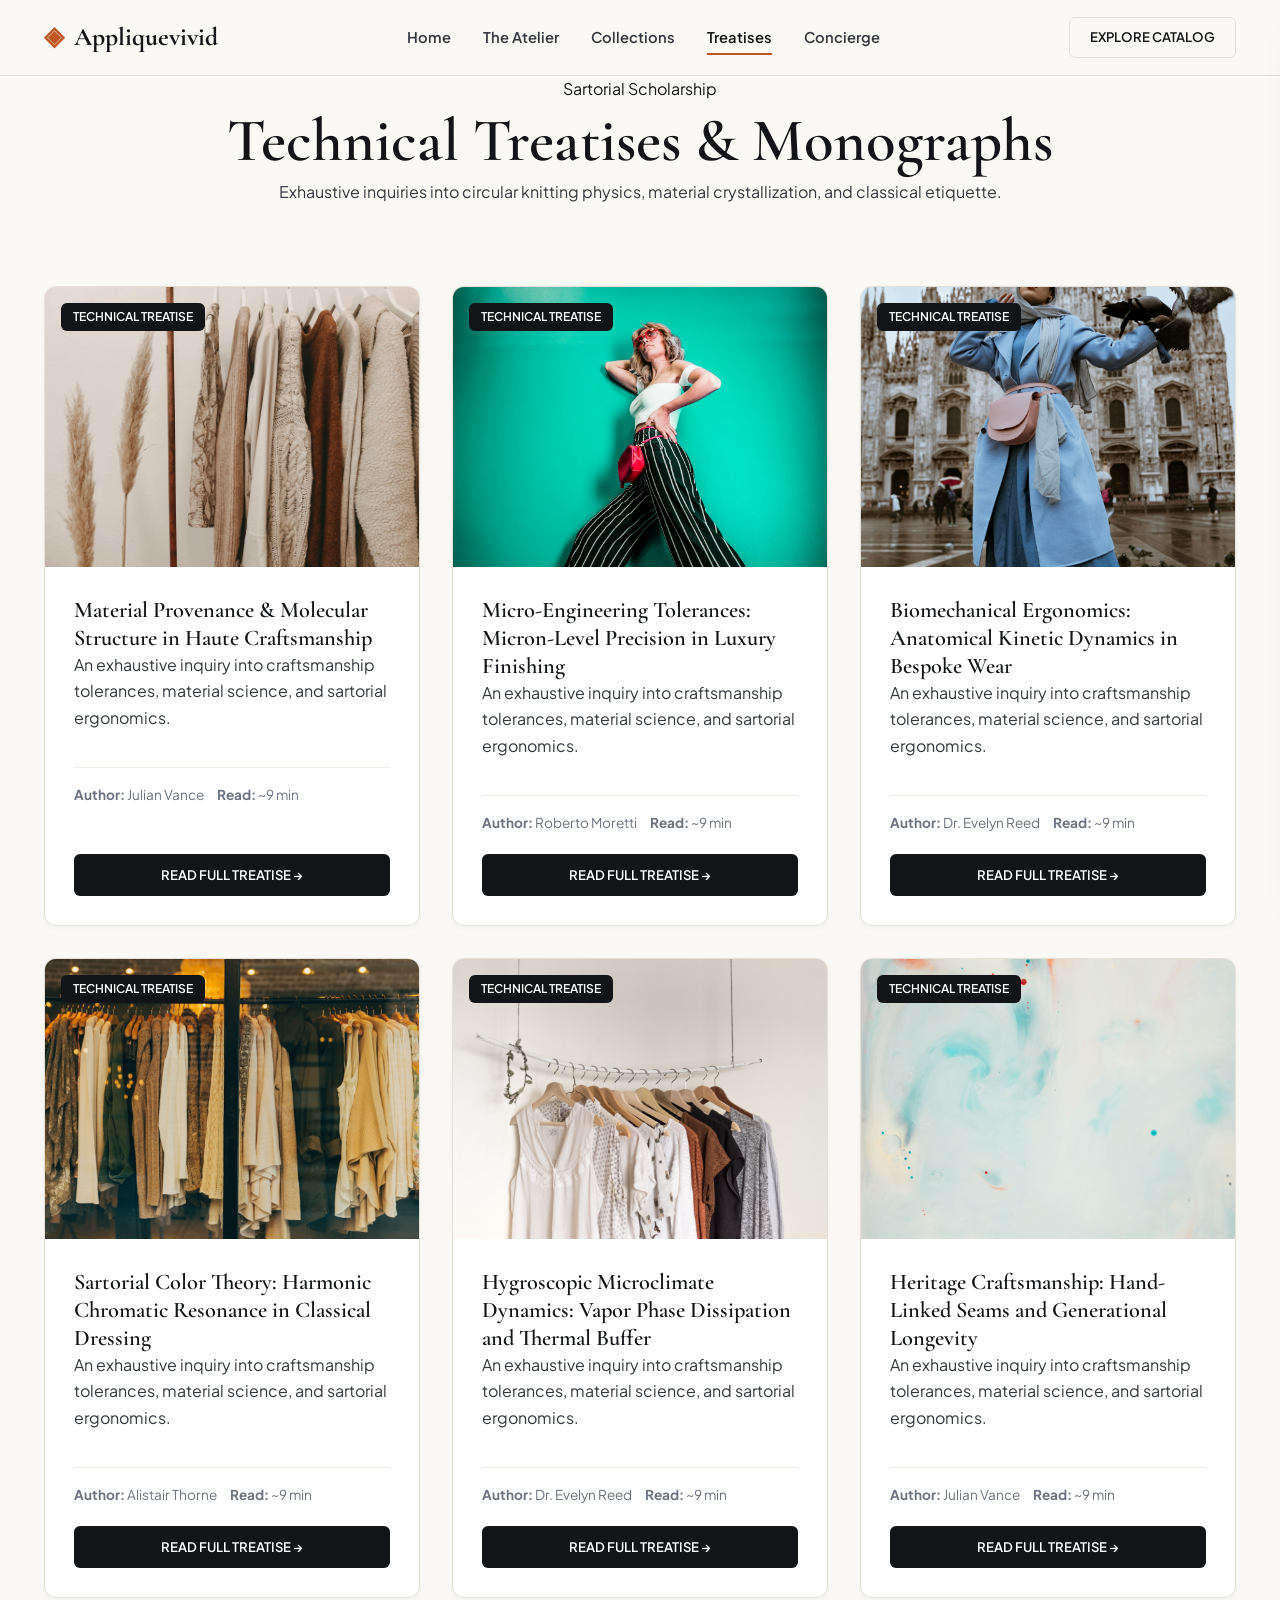
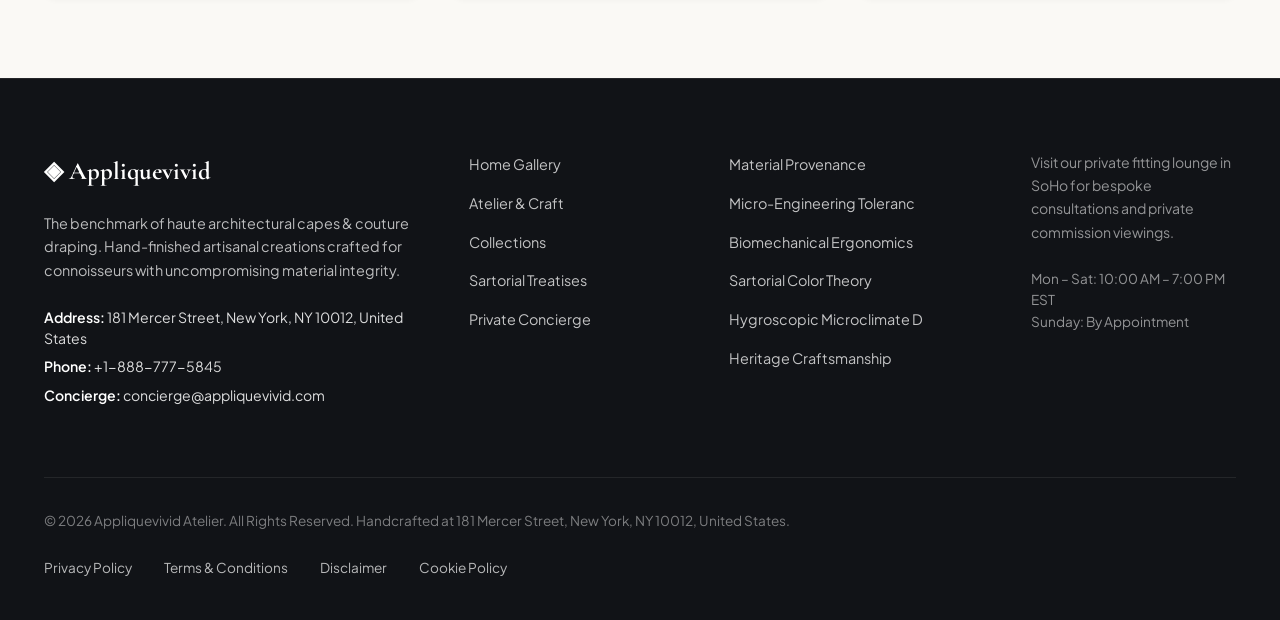
<file: blog/index.html>
<!DOCTYPE html>
<html lang="en">
<head>
  <meta charset="UTF-8">
  <meta name="viewport" content="width=device-width, initial-scale=1.0">
  <title>Sartorial Treatises & Technical Monographs — Appliquevivid</title>
  <meta name="description" content="Explore the authoritative research monographs published by Appliquevivid.">
  <link rel="canonical" href="https://appliquevivid.com/blog.html">
  <link rel="preconnect" href="https://fonts.googleapis.com">
  <link rel="preconnect" href="https://fonts.gstatic.com" crossorigin>
  <link href="https://fonts.googleapis.com/css2?family=Cormorant+Garamond:ital,wght@0,400;0,600;0,700;1,400&family=Plus+Jakarta+Sans:wght@300;400;500;600;700&display=swap" rel="stylesheet">
  <link rel="stylesheet" href="/assets/css/style.css">
  <!-- Google tag (gtag.js) -->
  <script async src="https://www.googletagmanager.com/gtag/js?id=G-0LY0HY7L01"></script>
  <script>
    window.dataLayer = window.dataLayer || [];
    function gtag(){dataLayer.push(arguments);}
    gtag('js', new Date());
    gtag('config', 'G-0LY0HY7L01');
  </script>

</head>
<body>
  <!-- Mandatory Global Site Header (Exactly 1 per page) -->
  <header class="site-header">
    <div class="header-container">
      <a href="/" class="brand-logo" aria-label="Appliquevivid Home">
        <span class="logo-mark">◈</span>
        <span class="logo-text">Appliquevivid</span>
      </a>
      <nav class="desktop-nav" aria-label="Primary Navigation">
        <a href="/" class="nav-link">Home</a>
        <a href="/about.html" class="nav-link">The Atelier</a>
        <a href="/collection.html" class="nav-link">Collections</a>
        <a href="/blog.html" class="nav-link active">Treatises</a>
        <a href="/contact.html" class="nav-link">Concierge</a>
      </nav>
      <div class="header-actions">
        <a href="/collection.html" class="btn btn-sm btn-outline">Explore Catalog</a>
        <button id="drawer-toggle" class="mobile-toggle" aria-label="Open Navigation Menu">
          <span class="hamburger-bar"></span>
          <span class="hamburger-bar"></span>
          <span class="hamburger-bar"></span>
        </button>
      </div>
    </div>
  </header>

  <!-- Mandatory Mobile Navigation Drawer (Exactly 1 per page) -->
  <div class="mobile-drawer" id="mobile-drawer" aria-hidden="true">
    <div class="drawer-header">
      <div class="drawer-brand">Appliquevivid</div>
      <button id="drawer-close" class="drawer-close-btn" aria-label="Close Navigation Menu">&times;</button>
    </div>
    <nav class="drawer-nav" aria-label="Mobile Navigation">
      <a href="/" class="drawer-link">Home</a>
      <a href="/about.html" class="drawer-link">The Atelier &amp; Craft</a>
      <a href="/collection.html" class="drawer-link">Curated Runway Cape & Cloak Vitrine</a>
      <a href="/blog.html" class="drawer-link active">Sartorial Treatises</a>
      <a href="/contact.html" class="drawer-link">Private Concierge</a>
    </nav>
    <div class="drawer-footer">
      <p class="drawer-contact-title">Manhattan Atelier &amp; Suite</p>
      <p class="drawer-contact-info">181 Mercer Street, New York, NY 10012, United States</p>
      <p class="drawer-contact-info">Tel: +1-888-777-5845</p>
      <p class="drawer-contact-info">Email: concierge@appliquevivid.com</p>
    </div>
  </div>
  <div id="drawer-overlay" class="drawer-overlay"></div>
  <section class="page-hero">
    <div class="container text-center">
      <span class="hero-badge">Sartorial Scholarship</span>
      <h1>Technical Treatises &amp; Monographs</h1>
      <p class="lead" style="margin: 0 auto;">Exhaustive inquiries into circular knitting physics, material crystallization, and classical etiquette.</p>
    </div>
  </section>
  <main class="section">
    <div class="container">
      <div class="grid-3">
        <div class="card">
          <div class="card-image-wrap"><img src="/assets/images/hero_brocade_embroidery.jpg" alt="Material Provenance & Molecular Structure in Haute Craftsmanship"><span class="card-tag">Technical Treatise</span></div>
          <div class="card-body">
            <h3>Material Provenance & Molecular Structure in Haute Craftsmanship</h3>
            <p>An exhaustive inquiry into craftsmanship tolerances, material science, and sartorial ergonomics.</p>
            <div class="card-specs"><span><strong>Author:</strong> Julian Vance</span><span><strong>Read:</strong> ~9 min</span></div>
            <a href="/blog/material-provenance-and-fiber-crystallography.html" class="btn btn-primary btn-sm" style="margin-top: auto;">Read Full Treatise &rarr;</a>
          </div>
        </div>
        <div class="card">
          <div class="card-image-wrap"><img src="/assets/images/couture_passementerie_loom.jpg" alt="Micro-Engineering Tolerances: Micron-Level Precision in Luxury Finishing"><span class="card-tag">Technical Treatise</span></div>
          <div class="card-body">
            <h3>Micro-Engineering Tolerances: Micron-Level Precision in Luxury Finishing</h3>
            <p>An exhaustive inquiry into craftsmanship tolerances, material science, and sartorial ergonomics.</p>
            <div class="card-specs"><span><strong>Author:</strong> Roberto Moretti</span><span><strong>Read:</strong> ~9 min</span></div>
            <a href="/blog/micro-engineering-tolerances-and-finishing.html" class="btn btn-primary btn-sm" style="margin-top: auto;">Read Full Treatise &rarr;</a>
          </div>
        </div>
        <div class="card">
          <div class="card-image-wrap"><img src="/assets/images/vintage_embroidery_spools.jpg" alt="Biomechanical Ergonomics: Anatomical Kinetic Dynamics in Bespoke Wear"><span class="card-tag">Technical Treatise</span></div>
          <div class="card-body">
            <h3>Biomechanical Ergonomics: Anatomical Kinetic Dynamics in Bespoke Wear</h3>
            <p>An exhaustive inquiry into craftsmanship tolerances, material science, and sartorial ergonomics.</p>
            <div class="card-specs"><span><strong>Author:</strong> Dr. Evelyn Reed</span><span><strong>Read:</strong> ~9 min</span></div>
            <a href="/blog/biomechanical-ergonomics-and-wearer-physics.html" class="btn btn-primary btn-sm" style="margin-top: auto;">Read Full Treatise &rarr;</a>
          </div>
        </div>
        <div class="card">
          <div class="card-image-wrap"><img src="/assets/images/mercer_street_atelier_interior.jpg" alt="Sartorial Color Theory: Harmonic Chromatic Resonance in Classical Dressing"><span class="card-tag">Technical Treatise</span></div>
          <div class="card-body">
            <h3>Sartorial Color Theory: Harmonic Chromatic Resonance in Classical Dressing</h3>
            <p>An exhaustive inquiry into craftsmanship tolerances, material science, and sartorial ergonomics.</p>
            <div class="card-specs"><span><strong>Author:</strong> Alistair Thorne</span><span><strong>Read:</strong> ~9 min</span></div>
            <a href="/blog/sartorial-color-theory-and-formal-etiquette.html" class="btn btn-primary btn-sm" style="margin-top: auto;">Read Full Treatise &rarr;</a>
          </div>
        </div>
        <div class="card">
          <div class="card-image-wrap"><img src="/assets/images/architectural_trim_gown.jpg" alt="Hygroscopic Microclimate Dynamics: Vapor Phase Dissipation and Thermal Buffer"><span class="card-tag">Technical Treatise</span></div>
          <div class="card-body">
            <h3>Hygroscopic Microclimate Dynamics: Vapor Phase Dissipation and Thermal Buffer</h3>
            <p>An exhaustive inquiry into craftsmanship tolerances, material science, and sartorial ergonomics.</p>
            <div class="card-specs"><span><strong>Author:</strong> Dr. Evelyn Reed</span><span><strong>Read:</strong> ~9 min</span></div>
            <a href="/blog/hygroscopic-microclimate-thermodynamics.html" class="btn btn-primary btn-sm" style="margin-top: auto;">Read Full Treatise &rarr;</a>
          </div>
        </div>
        <div class="card">
          <div class="card-image-wrap"><img src="/assets/images/gilded_jacquard_trim.jpg" alt="Heritage Craftsmanship: Hand-Linked Seams and Generational Longevity"><span class="card-tag">Technical Treatise</span></div>
          <div class="card-body">
            <h3>Heritage Craftsmanship: Hand-Linked Seams and Generational Longevity</h3>
            <p>An exhaustive inquiry into craftsmanship tolerances, material science, and sartorial ergonomics.</p>
            <div class="card-specs"><span><strong>Author:</strong> Julian Vance</span><span><strong>Read:</strong> ~9 min</span></div>
            <a href="/blog/bespoke-craftsmanship-and-heritage-methods.html" class="btn btn-primary btn-sm" style="margin-top: auto;">Read Full Treatise &rarr;</a>
          </div>
        </div>

      </div>
    </div>
  </main>
  <!-- Mandatory Global Site Footer (Minimalist 4-Column Horizontal Spread Layout) -->
  <footer class="site-footer">
    <div class="container">
      <div class="footer-grid">
        <div class="footer-col">
          <div class="footer-brand">◈ Appliquevivid</div>
          <p class="footer-desc">
            The benchmark of haute architectural capes & couture draping. Hand-finished artisanal creations crafted for connoisseurs with uncompromising material integrity.
          </p>
          <div class="footer-contact-item"><strong>Address:</strong> 181 Mercer Street, New York, NY 10012, United States</div>
          <div class="footer-contact-item"><strong>Phone:</strong> +1-888-777-5845</div>
          <div class="footer-contact-item"><strong>Concierge:</strong> concierge@appliquevivid.com</div>
        </div>
        <div class="footer-col">
          <ul class="footer-links">
            <li><a href="/">Home Gallery</a></li>
            <li><a href="/about.html">Atelier &amp; Craft</a></li>
            <li><a href="/collection.html">Collections</a></li>
            <li><a href="/blog.html">Sartorial Treatises</a></li>
            <li><a href="/contact.html">Private Concierge</a></li>
          </ul>
        </div>
        <div class="footer-col">
          <ul class="footer-links">
            <li><a href="/blog/material-provenance-and-fiber-crystallography.html">Material Provenance</a></li>
            <li><a href="/blog/micro-engineering-tolerances-and-finishing.html">Micro-Engineering Toleranc</a></li>
            <li><a href="/blog/biomechanical-ergonomics-and-wearer-physics.html">Biomechanical Ergonomics</a></li>
            <li><a href="/blog/sartorial-color-theory-and-formal-etiquette.html">Sartorial Color Theory</a></li>
            <li><a href="/blog/hygroscopic-microclimate-thermodynamics.html">Hygroscopic Microclimate D</a></li>
            <li><a href="/blog/bespoke-craftsmanship-and-heritage-methods.html">Heritage Craftsmanship</a></li>
          </ul>
        </div>
        <div class="footer-col">
          <p class="footer-salon-desc">
            Visit our private fitting lounge in SoHo for bespoke consultations and private commission viewings.
          </p>
          <p class="footer-hours">
            Mon &ndash; Sat: 10:00 AM &ndash; 7:00 PM<br>EST<br>Sunday: By Appointment
          </p>
        </div>
      </div>
      <div class="footer-bottom">
        <p>&copy; 2026 Appliquevivid Atelier. All Rights Reserved. Handcrafted at 181 Mercer Street, New York, NY 10012, United States.</p>
        <div class="footer-legal-links">
          <a href="/privacy-policy.html">Privacy Policy</a>
          <a href="/terms-and-conditions.html">Terms &amp; Conditions</a>
          <a href="/disclaimer.html">Disclaimer</a>
          <a href="/cookie-policy.html">Cookie Policy</a>
        </div>
      </div>
    </div>
  </footer>
  <script src="/assets/js/main.js"></script>
</body>
</html>
</file>
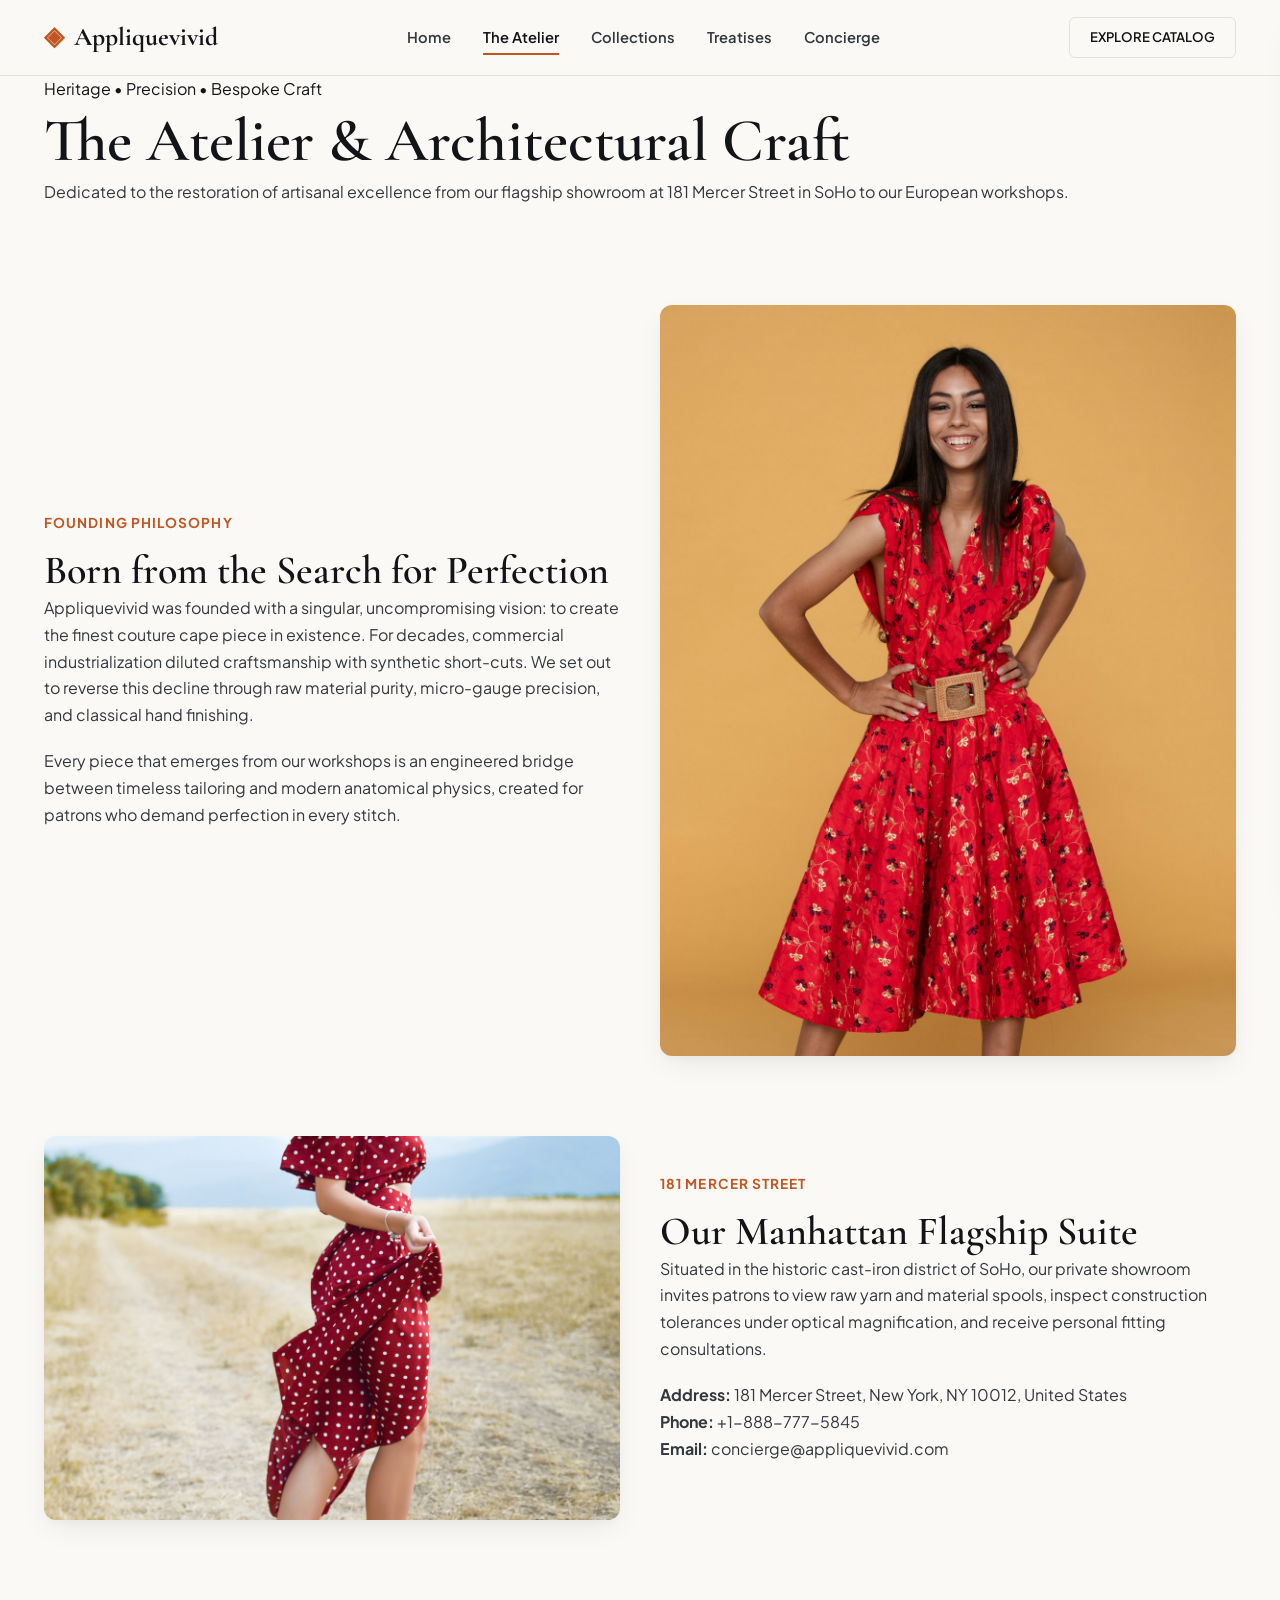
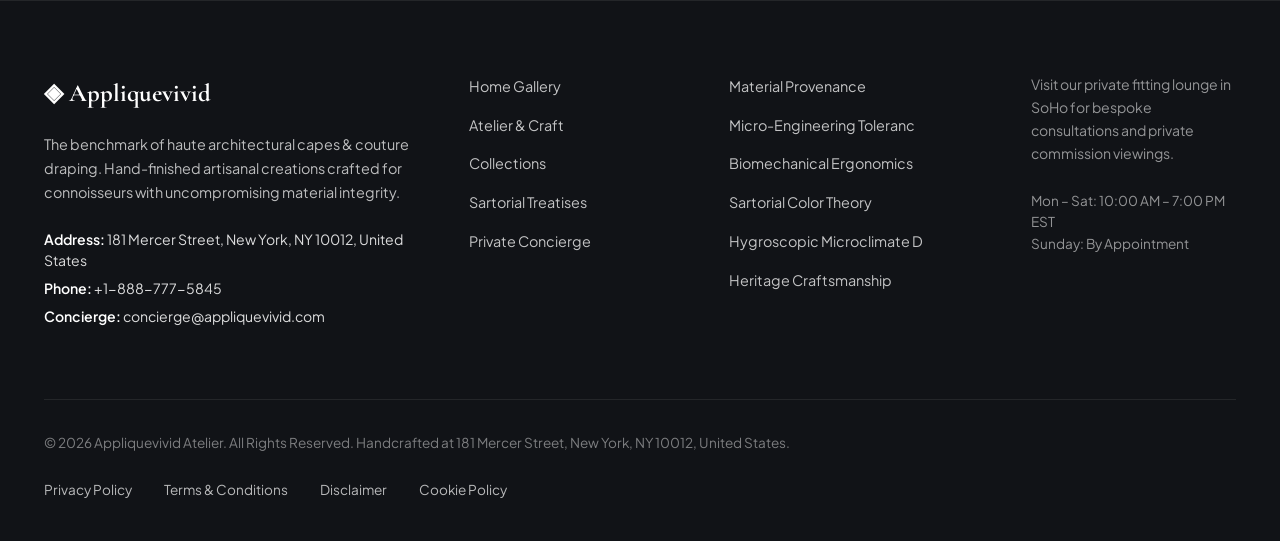
<file: about.html>
<!DOCTYPE html>
<html lang="en">
<head>
  <meta charset="UTF-8">
  <meta name="viewport" content="width=device-width, initial-scale=1.0">
  <title>The Atelier & Heritage Craft — Appliquevivid</title>
  <meta name="description" content="Discover the heritage of Appliquevivid at 181 Mercer Street, New York.">
  <link rel="canonical" href="https://appliquevivid.com/about.html">
  <link rel="preconnect" href="https://fonts.googleapis.com">
  <link rel="preconnect" href="https://fonts.gstatic.com" crossorigin>
  <link href="https://fonts.googleapis.com/css2?family=Cormorant+Garamond:ital,wght@0,400;0,600;0,700;1,400&family=Plus+Jakarta+Sans:wght@300;400;500;600;700&display=swap" rel="stylesheet">
  <link rel="stylesheet" href="/assets/css/style.css">
  <!-- Google tag (gtag.js) -->
  <script async src="https://www.googletagmanager.com/gtag/js?id=G-0LY0HY7L01"></script>
  <script>
    window.dataLayer = window.dataLayer || [];
    function gtag(){dataLayer.push(arguments);}
    gtag('js', new Date());
    gtag('config', 'G-0LY0HY7L01');
  </script>

</head>
<body>
  <!-- Mandatory Global Site Header (Exactly 1 per page) -->
  <header class="site-header">
    <div class="header-container">
      <a href="/" class="brand-logo" aria-label="Appliquevivid Home">
        <span class="logo-mark">◈</span>
        <span class="logo-text">Appliquevivid</span>
      </a>
      <nav class="desktop-nav" aria-label="Primary Navigation">
        <a href="/" class="nav-link">Home</a>
        <a href="/about.html" class="nav-link active">The Atelier</a>
        <a href="/collection.html" class="nav-link">Collections</a>
        <a href="/blog.html" class="nav-link">Treatises</a>
        <a href="/contact.html" class="nav-link">Concierge</a>
      </nav>
      <div class="header-actions">
        <a href="/collection.html" class="btn btn-sm btn-outline">Explore Catalog</a>
        <button id="drawer-toggle" class="mobile-toggle" aria-label="Open Navigation Menu">
          <span class="hamburger-bar"></span>
          <span class="hamburger-bar"></span>
          <span class="hamburger-bar"></span>
        </button>
      </div>
    </div>
  </header>

  <!-- Mandatory Mobile Navigation Drawer (Exactly 1 per page) -->
  <div class="mobile-drawer" id="mobile-drawer" aria-hidden="true">
    <div class="drawer-header">
      <div class="drawer-brand">Appliquevivid</div>
      <button id="drawer-close" class="drawer-close-btn" aria-label="Close Navigation Menu">&times;</button>
    </div>
    <nav class="drawer-nav" aria-label="Mobile Navigation">
      <a href="/" class="drawer-link">Home</a>
      <a href="/about.html" class="drawer-link active">The Atelier &amp; Craft</a>
      <a href="/collection.html" class="drawer-link">Curated Runway Cape & Cloak Vitrine</a>
      <a href="/blog.html" class="drawer-link">Sartorial Treatises</a>
      <a href="/contact.html" class="drawer-link">Private Concierge</a>
    </nav>
    <div class="drawer-footer">
      <p class="drawer-contact-title">Manhattan Atelier &amp; Suite</p>
      <p class="drawer-contact-info">181 Mercer Street, New York, NY 10012, United States</p>
      <p class="drawer-contact-info">Tel: +1-888-777-5845</p>
      <p class="drawer-contact-info">Email: concierge@appliquevivid.com</p>
    </div>
  </div>
  <div id="drawer-overlay" class="drawer-overlay"></div>
  <section class="page-hero">
    <div class="container">
      <span class="hero-badge">Heritage &bull; Precision &bull; Bespoke Craft</span>
      <h1>The Atelier &amp; Architectural Craft</h1>
      <p class="lead">Dedicated to the restoration of artisanal excellence from our flagship showroom at 181 Mercer Street in SoHo to our European workshops.</p>
    </div>
  </section>
  <main class="section">
    <div class="container">
      <div class="grid-2" style="margin-bottom: 5rem;">
        <div>
          <div class="section-subtitle">Founding Philosophy</div>
          <h2>Born from the Search for Perfection</h2>
          <p>Appliquevivid was founded with a singular, uncompromising vision: to create the finest couture cape piece in existence. For decades, commercial industrialization diluted craftsmanship with synthetic short-cuts. We set out to reverse this decline through raw material purity, micro-gauge precision, and classical hand finishing.</p>
          <p>Every piece that emerges from our workshops is an engineered bridge between timeless tailoring and modern anatomical physics, created for patrons who demand perfection in every stitch.</p>
        </div>
        <div style="border-radius: var(--radius-md); overflow: hidden; box-shadow: var(--shadow-md);"><img src="/assets/images/sculptural_knit_drape_silhouette.jpg" alt="Atelier craft"></div>
      </div>
      <div class="grid-2">
        <div style="border-radius: var(--radius-md); overflow: hidden; box-shadow: var(--shadow-md);"><img src="/assets/images/parisian_couture_atelier_mannequin.jpg" alt="Artisan inspection"></div>
        <div>
          <div class="section-subtitle">181 Mercer Street</div>
          <h2>Our Manhattan Flagship Suite</h2>
          <p>Situated in the historic cast-iron district of SoHo, our private showroom invites patrons to view raw yarn and material spools, inspect construction tolerances under optical magnification, and receive personal fitting consultations.</p>
          <p><strong>Address:</strong> 181 Mercer Street, New York, NY 10012, United States<br><strong>Phone:</strong> +1-888-777-5845<br><strong>Email:</strong> concierge@appliquevivid.com</p>
        </div>
      </div>
    </div>
  </main>
  <!-- Mandatory Global Site Footer (Minimalist 4-Column Horizontal Spread Layout) -->
  <footer class="site-footer">
    <div class="container">
      <div class="footer-grid">
        <div class="footer-col">
          <div class="footer-brand">◈ Appliquevivid</div>
          <p class="footer-desc">
            The benchmark of haute architectural capes & couture draping. Hand-finished artisanal creations crafted for connoisseurs with uncompromising material integrity.
          </p>
          <div class="footer-contact-item"><strong>Address:</strong> 181 Mercer Street, New York, NY 10012, United States</div>
          <div class="footer-contact-item"><strong>Phone:</strong> +1-888-777-5845</div>
          <div class="footer-contact-item"><strong>Concierge:</strong> concierge@appliquevivid.com</div>
        </div>
        <div class="footer-col">
          <ul class="footer-links">
            <li><a href="/">Home Gallery</a></li>
            <li><a href="/about.html">Atelier &amp; Craft</a></li>
            <li><a href="/collection.html">Collections</a></li>
            <li><a href="/blog.html">Sartorial Treatises</a></li>
            <li><a href="/contact.html">Private Concierge</a></li>
          </ul>
        </div>
        <div class="footer-col">
          <ul class="footer-links">
            <li><a href="/blog/material-provenance-and-fiber-crystallography.html">Material Provenance</a></li>
            <li><a href="/blog/micro-engineering-tolerances-and-finishing.html">Micro-Engineering Toleranc</a></li>
            <li><a href="/blog/biomechanical-ergonomics-and-wearer-physics.html">Biomechanical Ergonomics</a></li>
            <li><a href="/blog/sartorial-color-theory-and-formal-etiquette.html">Sartorial Color Theory</a></li>
            <li><a href="/blog/hygroscopic-microclimate-thermodynamics.html">Hygroscopic Microclimate D</a></li>
            <li><a href="/blog/bespoke-craftsmanship-and-heritage-methods.html">Heritage Craftsmanship</a></li>
          </ul>
        </div>
        <div class="footer-col">
          <p class="footer-salon-desc">
            Visit our private fitting lounge in SoHo for bespoke consultations and private commission viewings.
          </p>
          <p class="footer-hours">
            Mon &ndash; Sat: 10:00 AM &ndash; 7:00 PM<br>EST<br>Sunday: By Appointment
          </p>
        </div>
      </div>
      <div class="footer-bottom">
        <p>&copy; 2026 Appliquevivid Atelier. All Rights Reserved. Handcrafted at 181 Mercer Street, New York, NY 10012, United States.</p>
        <div class="footer-legal-links">
          <a href="/privacy-policy.html">Privacy Policy</a>
          <a href="/terms-and-conditions.html">Terms &amp; Conditions</a>
          <a href="/disclaimer.html">Disclaimer</a>
          <a href="/cookie-policy.html">Cookie Policy</a>
        </div>
      </div>
    </div>
  </footer>
  <script src="/assets/js/main.js"></script>
</body>
</html>
</file>
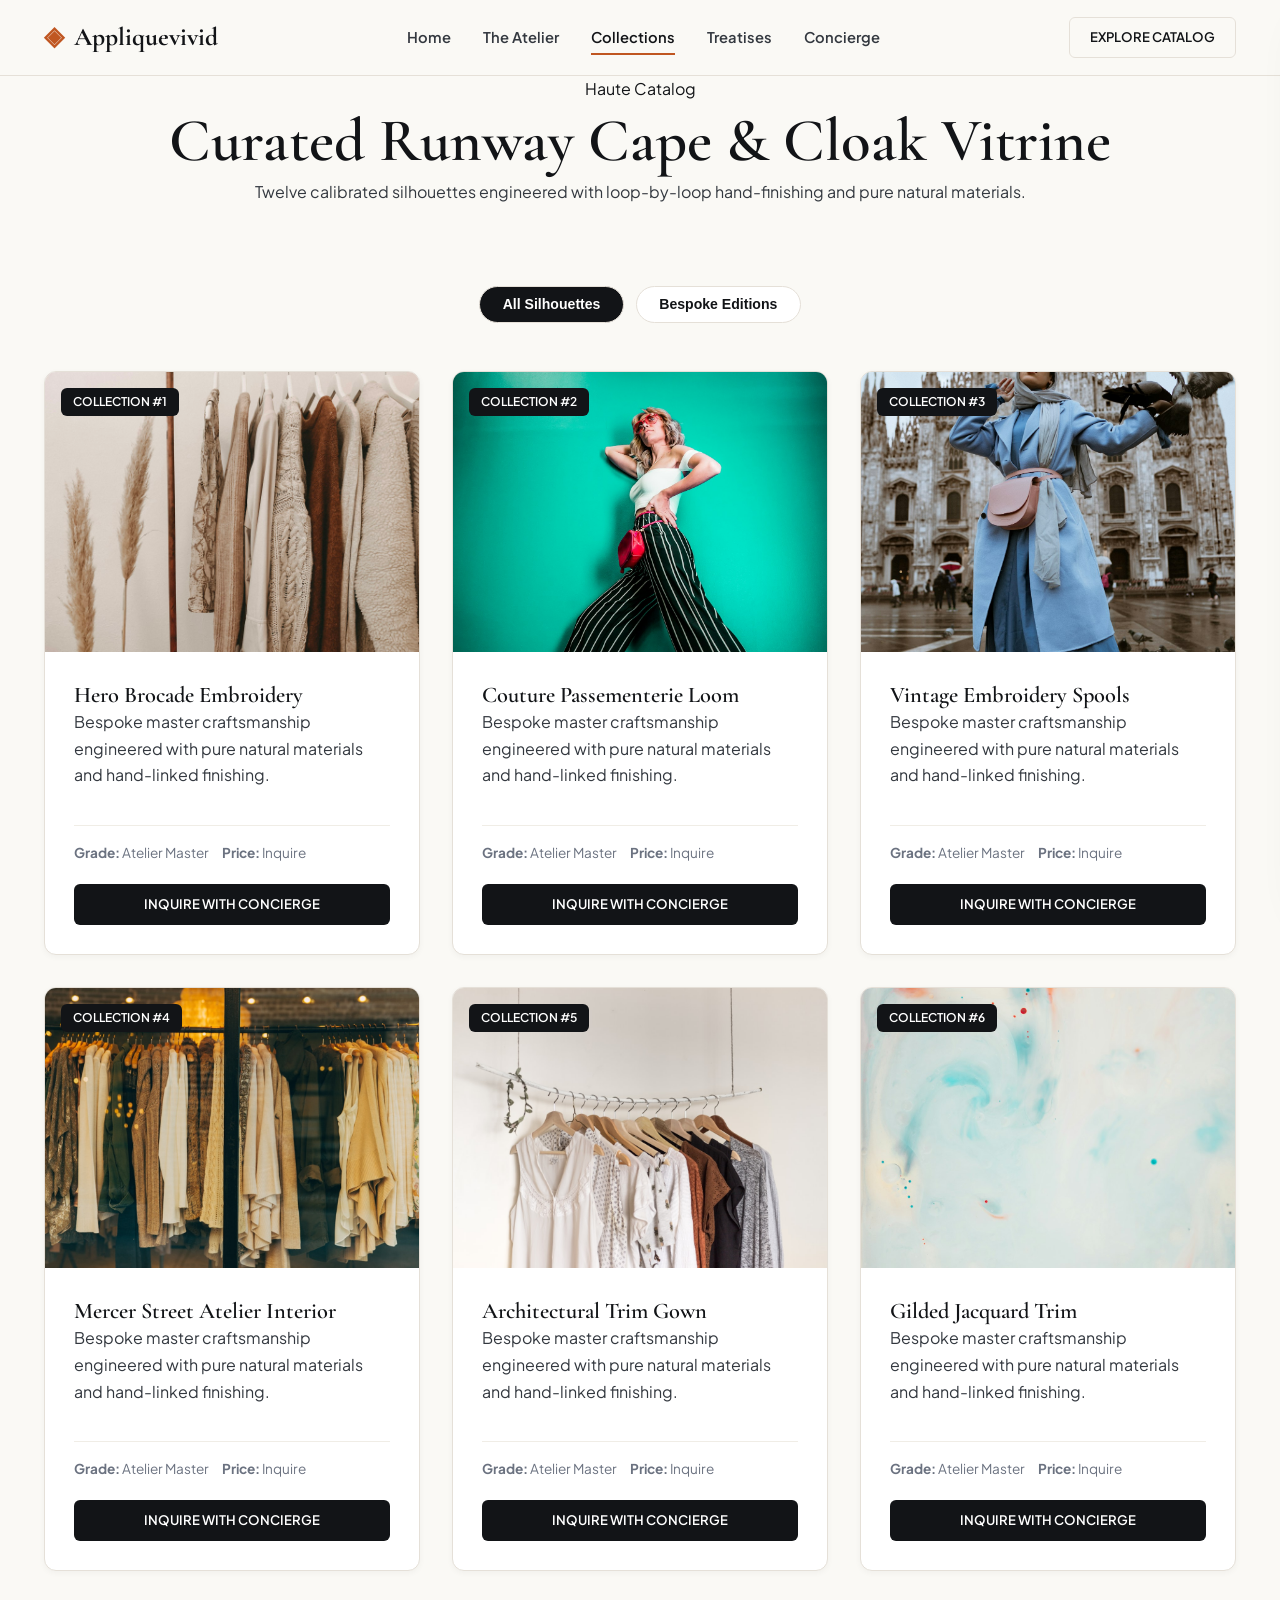
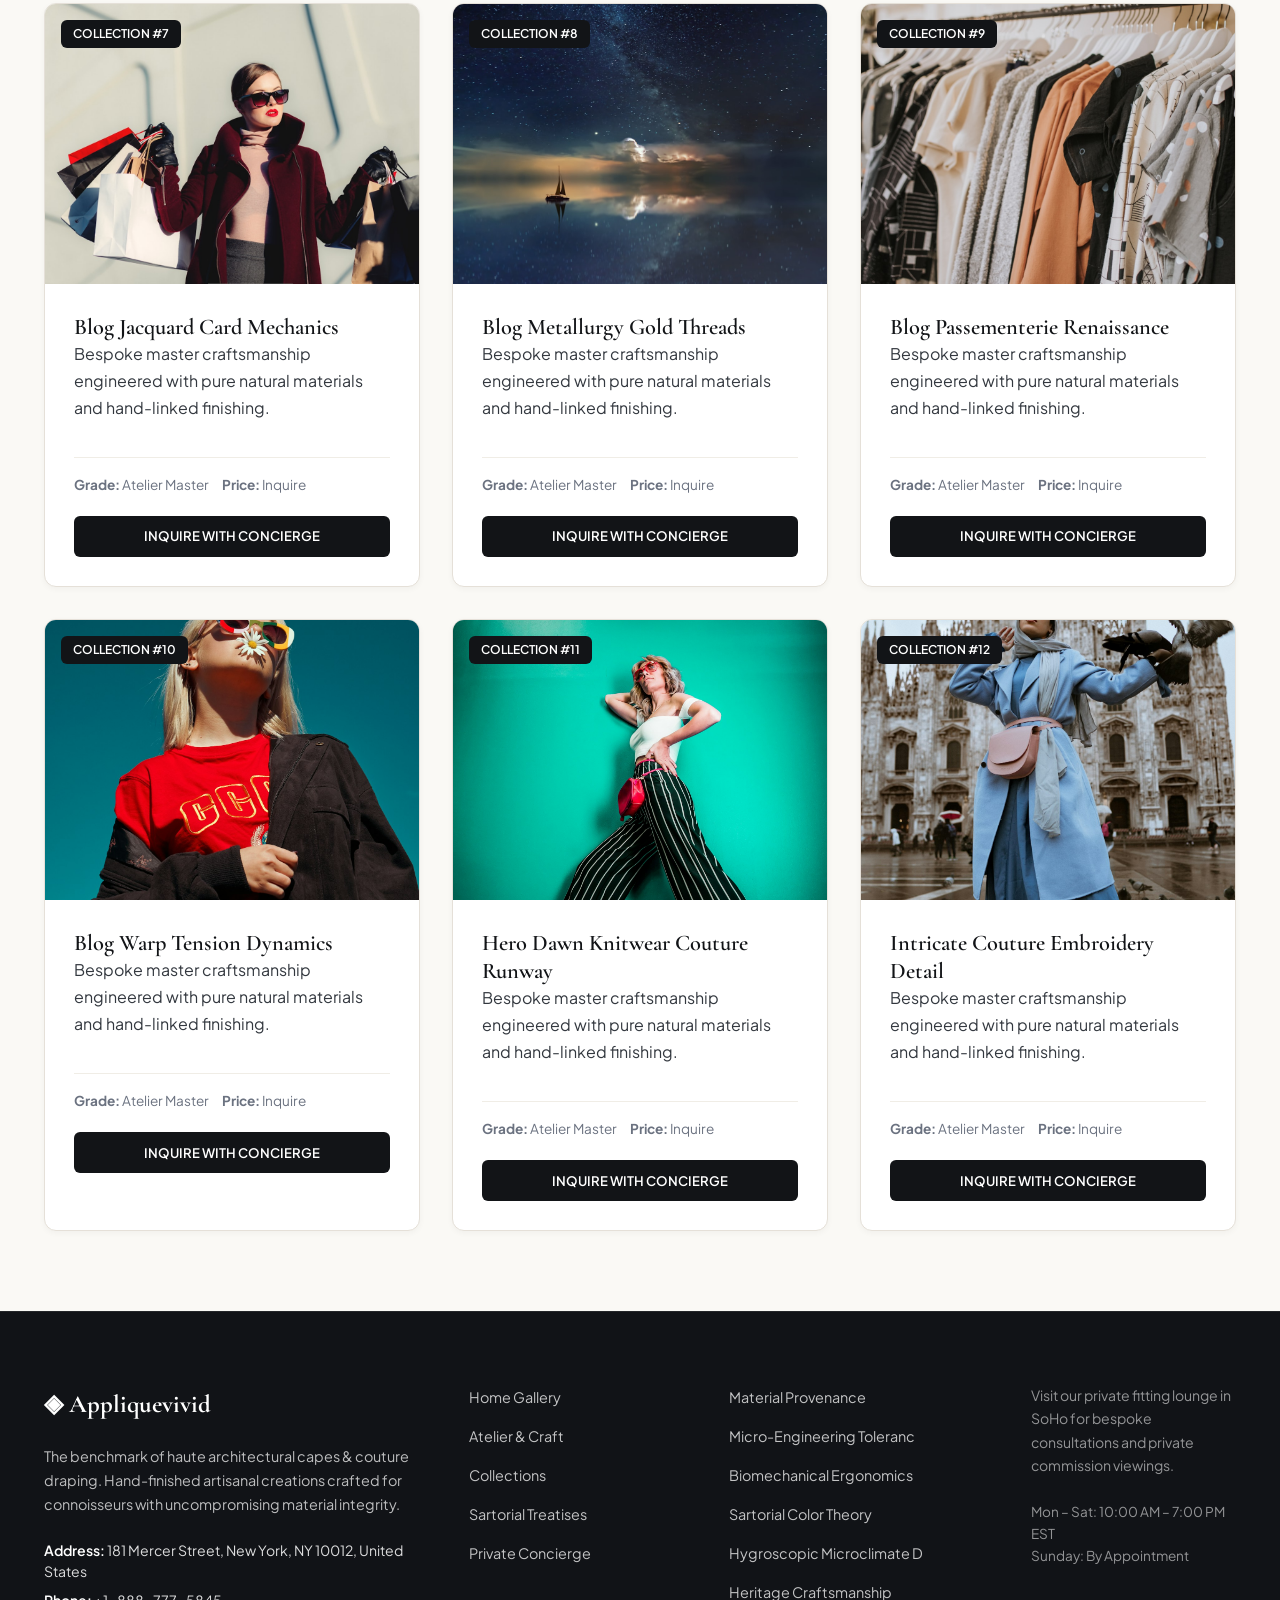
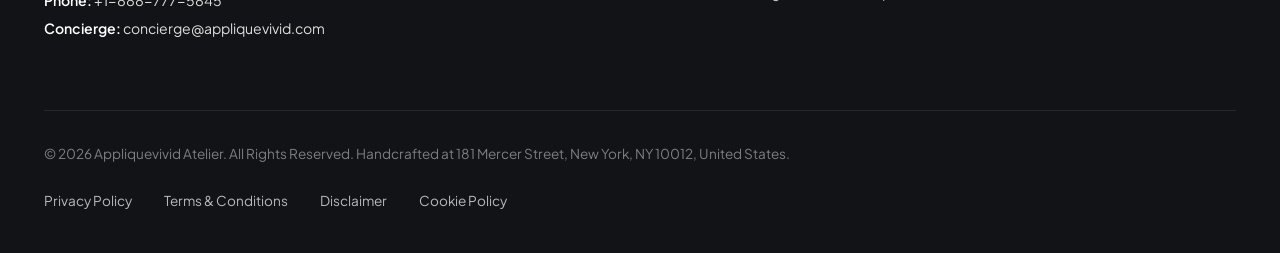
<file: collection.html>
<!DOCTYPE html>
<html lang="en">
<head>
  <meta charset="UTF-8">
  <meta name="viewport" content="width=device-width, initial-scale=1.0">
  <title>Curated Runway Cape & Cloak Vitrine — Appliquevivid</title>
  <meta name="description" content="Browse the complete catalogue of Appliquevivid.">
  <link rel="canonical" href="https://appliquevivid.com/collection.html">
  <link rel="preconnect" href="https://fonts.googleapis.com">
  <link rel="preconnect" href="https://fonts.gstatic.com" crossorigin>
  <link href="https://fonts.googleapis.com/css2?family=Cormorant+Garamond:ital,wght@0,400;0,600;0,700;1,400&family=Plus+Jakarta+Sans:wght@300;400;500;600;700&display=swap" rel="stylesheet">
  <link rel="stylesheet" href="/assets/css/style.css">
  <!-- Google tag (gtag.js) -->
  <script async src="https://www.googletagmanager.com/gtag/js?id=G-0LY0HY7L01"></script>
  <script>
    window.dataLayer = window.dataLayer || [];
    function gtag(){dataLayer.push(arguments);}
    gtag('js', new Date());
    gtag('config', 'G-0LY0HY7L01');
  </script>

</head>
<body>
  <!-- Mandatory Global Site Header (Exactly 1 per page) -->
  <header class="site-header">
    <div class="header-container">
      <a href="/" class="brand-logo" aria-label="Appliquevivid Home">
        <span class="logo-mark">◈</span>
        <span class="logo-text">Appliquevivid</span>
      </a>
      <nav class="desktop-nav" aria-label="Primary Navigation">
        <a href="/" class="nav-link">Home</a>
        <a href="/about.html" class="nav-link">The Atelier</a>
        <a href="/collection.html" class="nav-link active">Collections</a>
        <a href="/blog.html" class="nav-link">Treatises</a>
        <a href="/contact.html" class="nav-link">Concierge</a>
      </nav>
      <div class="header-actions">
        <a href="/collection.html" class="btn btn-sm btn-outline">Explore Catalog</a>
        <button id="drawer-toggle" class="mobile-toggle" aria-label="Open Navigation Menu">
          <span class="hamburger-bar"></span>
          <span class="hamburger-bar"></span>
          <span class="hamburger-bar"></span>
        </button>
      </div>
    </div>
  </header>

  <!-- Mandatory Mobile Navigation Drawer (Exactly 1 per page) -->
  <div class="mobile-drawer" id="mobile-drawer" aria-hidden="true">
    <div class="drawer-header">
      <div class="drawer-brand">Appliquevivid</div>
      <button id="drawer-close" class="drawer-close-btn" aria-label="Close Navigation Menu">&times;</button>
    </div>
    <nav class="drawer-nav" aria-label="Mobile Navigation">
      <a href="/" class="drawer-link">Home</a>
      <a href="/about.html" class="drawer-link">The Atelier &amp; Craft</a>
      <a href="/collection.html" class="drawer-link active">Curated Runway Cape & Cloak Vitrine</a>
      <a href="/blog.html" class="drawer-link">Sartorial Treatises</a>
      <a href="/contact.html" class="drawer-link">Private Concierge</a>
    </nav>
    <div class="drawer-footer">
      <p class="drawer-contact-title">Manhattan Atelier &amp; Suite</p>
      <p class="drawer-contact-info">181 Mercer Street, New York, NY 10012, United States</p>
      <p class="drawer-contact-info">Tel: +1-888-777-5845</p>
      <p class="drawer-contact-info">Email: concierge@appliquevivid.com</p>
    </div>
  </div>
  <div id="drawer-overlay" class="drawer-overlay"></div>
  <section class="page-hero">
    <div class="container text-center">
      <span class="hero-badge">Haute Catalog</span>
      <h1>Curated Runway Cape & Cloak Vitrine</h1>
      <p class="lead" style="margin: 0 auto;">Twelve calibrated silhouettes engineered with loop-by-loop hand-finishing and pure natural materials.</p>
    </div>
  </section>
  <main class="section">
    <div class="container">
      <div class="filter-bar">
        <button class="filter-btn active" data-filter="all">All Silhouettes</button>
        <button class="filter-btn" data-filter="bespoke">Bespoke Editions</button>
      </div>
      <div class="grid-3" id="products-grid">
        <div class="card product-item" data-category="all bespoke">
          <div class="card-image-wrap"><img src="/assets/images/hero_brocade_embroidery.jpg" alt="Hero Brocade Embroidery"><span class="card-tag">Collection #1</span></div>
          <div class="card-body">
            <h3>Hero Brocade Embroidery</h3>
            <p>Bespoke master craftsmanship engineered with pure natural materials and hand-linked finishing.</p>
            <div class="card-specs"><span><strong>Grade:</strong> Atelier Master</span><span><strong>Price:</strong> Inquire</span></div>
            <a href="/contact.html" class="btn btn-primary btn-sm">Inquire with Concierge</a>
          </div>
        </div>
        <div class="card product-item" data-category="all bespoke">
          <div class="card-image-wrap"><img src="/assets/images/couture_passementerie_loom.jpg" alt="Couture Passementerie Loom"><span class="card-tag">Collection #2</span></div>
          <div class="card-body">
            <h3>Couture Passementerie Loom</h3>
            <p>Bespoke master craftsmanship engineered with pure natural materials and hand-linked finishing.</p>
            <div class="card-specs"><span><strong>Grade:</strong> Atelier Master</span><span><strong>Price:</strong> Inquire</span></div>
            <a href="/contact.html" class="btn btn-primary btn-sm">Inquire with Concierge</a>
          </div>
        </div>
        <div class="card product-item" data-category="all bespoke">
          <div class="card-image-wrap"><img src="/assets/images/vintage_embroidery_spools.jpg" alt="Vintage Embroidery Spools"><span class="card-tag">Collection #3</span></div>
          <div class="card-body">
            <h3>Vintage Embroidery Spools</h3>
            <p>Bespoke master craftsmanship engineered with pure natural materials and hand-linked finishing.</p>
            <div class="card-specs"><span><strong>Grade:</strong> Atelier Master</span><span><strong>Price:</strong> Inquire</span></div>
            <a href="/contact.html" class="btn btn-primary btn-sm">Inquire with Concierge</a>
          </div>
        </div>
        <div class="card product-item" data-category="all bespoke">
          <div class="card-image-wrap"><img src="/assets/images/mercer_street_atelier_interior.jpg" alt="Mercer Street Atelier Interior"><span class="card-tag">Collection #4</span></div>
          <div class="card-body">
            <h3>Mercer Street Atelier Interior</h3>
            <p>Bespoke master craftsmanship engineered with pure natural materials and hand-linked finishing.</p>
            <div class="card-specs"><span><strong>Grade:</strong> Atelier Master</span><span><strong>Price:</strong> Inquire</span></div>
            <a href="/contact.html" class="btn btn-primary btn-sm">Inquire with Concierge</a>
          </div>
        </div>
        <div class="card product-item" data-category="all bespoke">
          <div class="card-image-wrap"><img src="/assets/images/architectural_trim_gown.jpg" alt="Architectural Trim Gown"><span class="card-tag">Collection #5</span></div>
          <div class="card-body">
            <h3>Architectural Trim Gown</h3>
            <p>Bespoke master craftsmanship engineered with pure natural materials and hand-linked finishing.</p>
            <div class="card-specs"><span><strong>Grade:</strong> Atelier Master</span><span><strong>Price:</strong> Inquire</span></div>
            <a href="/contact.html" class="btn btn-primary btn-sm">Inquire with Concierge</a>
          </div>
        </div>
        <div class="card product-item" data-category="all bespoke">
          <div class="card-image-wrap"><img src="/assets/images/gilded_jacquard_trim.jpg" alt="Gilded Jacquard Trim"><span class="card-tag">Collection #6</span></div>
          <div class="card-body">
            <h3>Gilded Jacquard Trim</h3>
            <p>Bespoke master craftsmanship engineered with pure natural materials and hand-linked finishing.</p>
            <div class="card-specs"><span><strong>Grade:</strong> Atelier Master</span><span><strong>Price:</strong> Inquire</span></div>
            <a href="/contact.html" class="btn btn-primary btn-sm">Inquire with Concierge</a>
          </div>
        </div>
        <div class="card product-item" data-category="all bespoke">
          <div class="card-image-wrap"><img src="/assets/images/blog_jacquard_card_mechanics.jpg" alt="Blog Jacquard Card Mechanics"><span class="card-tag">Collection #7</span></div>
          <div class="card-body">
            <h3>Blog Jacquard Card Mechanics</h3>
            <p>Bespoke master craftsmanship engineered with pure natural materials and hand-linked finishing.</p>
            <div class="card-specs"><span><strong>Grade:</strong> Atelier Master</span><span><strong>Price:</strong> Inquire</span></div>
            <a href="/contact.html" class="btn btn-primary btn-sm">Inquire with Concierge</a>
          </div>
        </div>
        <div class="card product-item" data-category="all bespoke">
          <div class="card-image-wrap"><img src="/assets/images/blog_metallurgy_gold_threads.jpg" alt="Blog Metallurgy Gold Threads"><span class="card-tag">Collection #8</span></div>
          <div class="card-body">
            <h3>Blog Metallurgy Gold Threads</h3>
            <p>Bespoke master craftsmanship engineered with pure natural materials and hand-linked finishing.</p>
            <div class="card-specs"><span><strong>Grade:</strong> Atelier Master</span><span><strong>Price:</strong> Inquire</span></div>
            <a href="/contact.html" class="btn btn-primary btn-sm">Inquire with Concierge</a>
          </div>
        </div>
        <div class="card product-item" data-category="all bespoke">
          <div class="card-image-wrap"><img src="/assets/images/blog_passementerie_renaissance.jpg" alt="Blog Passementerie Renaissance"><span class="card-tag">Collection #9</span></div>
          <div class="card-body">
            <h3>Blog Passementerie Renaissance</h3>
            <p>Bespoke master craftsmanship engineered with pure natural materials and hand-linked finishing.</p>
            <div class="card-specs"><span><strong>Grade:</strong> Atelier Master</span><span><strong>Price:</strong> Inquire</span></div>
            <a href="/contact.html" class="btn btn-primary btn-sm">Inquire with Concierge</a>
          </div>
        </div>
        <div class="card product-item" data-category="all bespoke">
          <div class="card-image-wrap"><img src="/assets/images/blog_warp_tension_dynamics.jpg" alt="Blog Warp Tension Dynamics"><span class="card-tag">Collection #10</span></div>
          <div class="card-body">
            <h3>Blog Warp Tension Dynamics</h3>
            <p>Bespoke master craftsmanship engineered with pure natural materials and hand-linked finishing.</p>
            <div class="card-specs"><span><strong>Grade:</strong> Atelier Master</span><span><strong>Price:</strong> Inquire</span></div>
            <a href="/contact.html" class="btn btn-primary btn-sm">Inquire with Concierge</a>
          </div>
        </div>
        <div class="card product-item" data-category="all bespoke">
          <div class="card-image-wrap"><img src="/assets/images/hero_dawn_knitwear_couture_runway.jpg" alt="Hero Dawn Knitwear Couture Runway"><span class="card-tag">Collection #11</span></div>
          <div class="card-body">
            <h3>Hero Dawn Knitwear Couture Runway</h3>
            <p>Bespoke master craftsmanship engineered with pure natural materials and hand-linked finishing.</p>
            <div class="card-specs"><span><strong>Grade:</strong> Atelier Master</span><span><strong>Price:</strong> Inquire</span></div>
            <a href="/contact.html" class="btn btn-primary btn-sm">Inquire with Concierge</a>
          </div>
        </div>
        <div class="card product-item" data-category="all bespoke">
          <div class="card-image-wrap"><img src="/assets/images/intricate_couture_embroidery_detail.jpg" alt="Intricate Couture Embroidery Detail"><span class="card-tag">Collection #12</span></div>
          <div class="card-body">
            <h3>Intricate Couture Embroidery Detail</h3>
            <p>Bespoke master craftsmanship engineered with pure natural materials and hand-linked finishing.</p>
            <div class="card-specs"><span><strong>Grade:</strong> Atelier Master</span><span><strong>Price:</strong> Inquire</span></div>
            <a href="/contact.html" class="btn btn-primary btn-sm">Inquire with Concierge</a>
          </div>
        </div>

      </div>
    </div>
  </main>
  <!-- Mandatory Global Site Footer (Minimalist 4-Column Horizontal Spread Layout) -->
  <footer class="site-footer">
    <div class="container">
      <div class="footer-grid">
        <div class="footer-col">
          <div class="footer-brand">◈ Appliquevivid</div>
          <p class="footer-desc">
            The benchmark of haute architectural capes & couture draping. Hand-finished artisanal creations crafted for connoisseurs with uncompromising material integrity.
          </p>
          <div class="footer-contact-item"><strong>Address:</strong> 181 Mercer Street, New York, NY 10012, United States</div>
          <div class="footer-contact-item"><strong>Phone:</strong> +1-888-777-5845</div>
          <div class="footer-contact-item"><strong>Concierge:</strong> concierge@appliquevivid.com</div>
        </div>
        <div class="footer-col">
          <ul class="footer-links">
            <li><a href="/">Home Gallery</a></li>
            <li><a href="/about.html">Atelier &amp; Craft</a></li>
            <li><a href="/collection.html">Collections</a></li>
            <li><a href="/blog.html">Sartorial Treatises</a></li>
            <li><a href="/contact.html">Private Concierge</a></li>
          </ul>
        </div>
        <div class="footer-col">
          <ul class="footer-links">
            <li><a href="/blog/material-provenance-and-fiber-crystallography.html">Material Provenance</a></li>
            <li><a href="/blog/micro-engineering-tolerances-and-finishing.html">Micro-Engineering Toleranc</a></li>
            <li><a href="/blog/biomechanical-ergonomics-and-wearer-physics.html">Biomechanical Ergonomics</a></li>
            <li><a href="/blog/sartorial-color-theory-and-formal-etiquette.html">Sartorial Color Theory</a></li>
            <li><a href="/blog/hygroscopic-microclimate-thermodynamics.html">Hygroscopic Microclimate D</a></li>
            <li><a href="/blog/bespoke-craftsmanship-and-heritage-methods.html">Heritage Craftsmanship</a></li>
          </ul>
        </div>
        <div class="footer-col">
          <p class="footer-salon-desc">
            Visit our private fitting lounge in SoHo for bespoke consultations and private commission viewings.
          </p>
          <p class="footer-hours">
            Mon &ndash; Sat: 10:00 AM &ndash; 7:00 PM<br>EST<br>Sunday: By Appointment
          </p>
        </div>
      </div>
      <div class="footer-bottom">
        <p>&copy; 2026 Appliquevivid Atelier. All Rights Reserved. Handcrafted at 181 Mercer Street, New York, NY 10012, United States.</p>
        <div class="footer-legal-links">
          <a href="/privacy-policy.html">Privacy Policy</a>
          <a href="/terms-and-conditions.html">Terms &amp; Conditions</a>
          <a href="/disclaimer.html">Disclaimer</a>
          <a href="/cookie-policy.html">Cookie Policy</a>
        </div>
      </div>
    </div>
  </footer>
  <script src="/assets/js/main.js"></script>
</body>
</html>
</file>
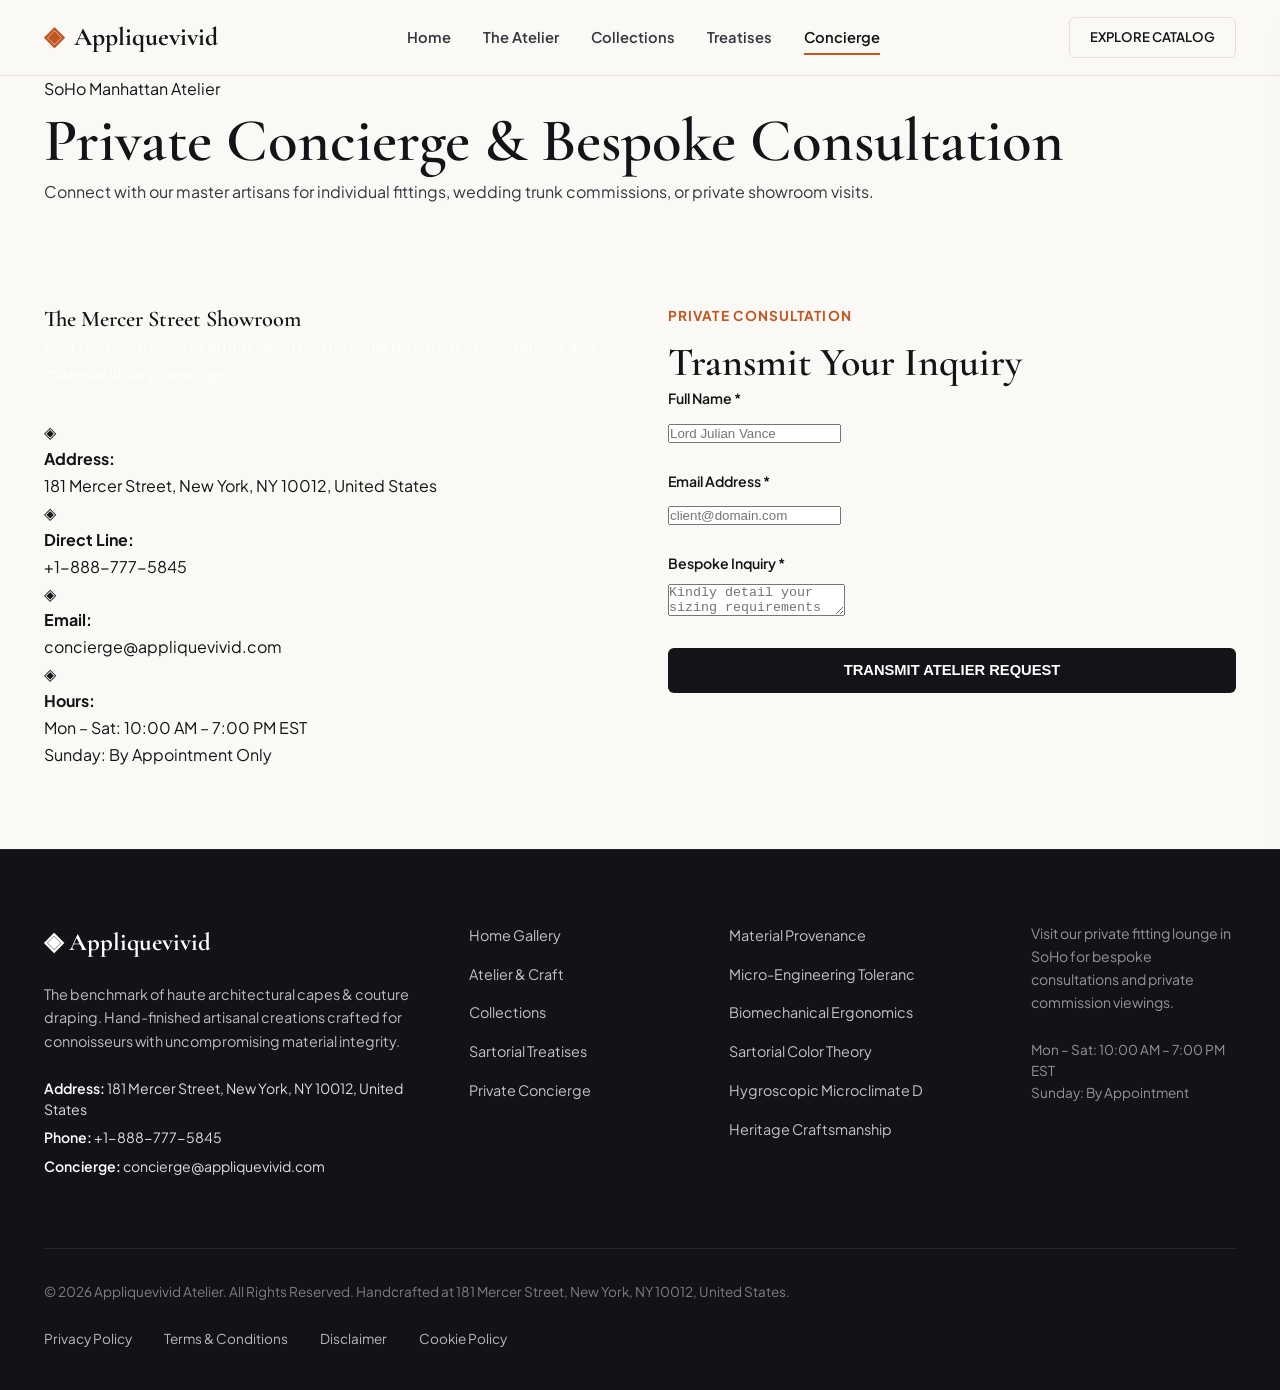
<file: contact.html>
<!DOCTYPE html>
<html lang="en">
<head>
  <meta charset="UTF-8">
  <meta name="viewport" content="width=device-width, initial-scale=1.0">
  <title>Private Concierge & Showroom Appointments — Appliquevivid</title>
  <meta name="description" content="Contact Appliquevivid at 181 Mercer Street, New York, NY 10012 or call +1-888-777-5845.">
  <link rel="canonical" href="https://appliquevivid.com/contact.html">
  <link rel="preconnect" href="https://fonts.googleapis.com">
  <link rel="preconnect" href="https://fonts.gstatic.com" crossorigin>
  <link href="https://fonts.googleapis.com/css2?family=Cormorant+Garamond:ital,wght@0,400;0,600;0,700;1,400&family=Plus+Jakarta+Sans:wght@300;400;500;600;700&display=swap" rel="stylesheet">
  <link rel="stylesheet" href="/assets/css/style.css">
  <!-- Google tag (gtag.js) -->
  <script async src="https://www.googletagmanager.com/gtag/js?id=G-0LY0HY7L01"></script>
  <script>
    window.dataLayer = window.dataLayer || [];
    function gtag(){dataLayer.push(arguments);}
    gtag('js', new Date());
    gtag('config', 'G-0LY0HY7L01');
  </script>

</head>
<body>
  <!-- Mandatory Global Site Header (Exactly 1 per page) -->
  <header class="site-header">
    <div class="header-container">
      <a href="/" class="brand-logo" aria-label="Appliquevivid Home">
        <span class="logo-mark">◈</span>
        <span class="logo-text">Appliquevivid</span>
      </a>
      <nav class="desktop-nav" aria-label="Primary Navigation">
        <a href="/" class="nav-link">Home</a>
        <a href="/about.html" class="nav-link">The Atelier</a>
        <a href="/collection.html" class="nav-link">Collections</a>
        <a href="/blog.html" class="nav-link">Treatises</a>
        <a href="/contact.html" class="nav-link active">Concierge</a>
      </nav>
      <div class="header-actions">
        <a href="/collection.html" class="btn btn-sm btn-outline">Explore Catalog</a>
        <button id="drawer-toggle" class="mobile-toggle" aria-label="Open Navigation Menu">
          <span class="hamburger-bar"></span>
          <span class="hamburger-bar"></span>
          <span class="hamburger-bar"></span>
        </button>
      </div>
    </div>
  </header>

  <!-- Mandatory Mobile Navigation Drawer (Exactly 1 per page) -->
  <div class="mobile-drawer" id="mobile-drawer" aria-hidden="true">
    <div class="drawer-header">
      <div class="drawer-brand">Appliquevivid</div>
      <button id="drawer-close" class="drawer-close-btn" aria-label="Close Navigation Menu">&times;</button>
    </div>
    <nav class="drawer-nav" aria-label="Mobile Navigation">
      <a href="/" class="drawer-link">Home</a>
      <a href="/about.html" class="drawer-link">The Atelier &amp; Craft</a>
      <a href="/collection.html" class="drawer-link">Curated Runway Cape & Cloak Vitrine</a>
      <a href="/blog.html" class="drawer-link">Sartorial Treatises</a>
      <a href="/contact.html" class="drawer-link active">Private Concierge</a>
    </nav>
    <div class="drawer-footer">
      <p class="drawer-contact-title">Manhattan Atelier &amp; Suite</p>
      <p class="drawer-contact-info">181 Mercer Street, New York, NY 10012, United States</p>
      <p class="drawer-contact-info">Tel: +1-888-777-5845</p>
      <p class="drawer-contact-info">Email: concierge@appliquevivid.com</p>
    </div>
  </div>
  <div id="drawer-overlay" class="drawer-overlay"></div>
  <section class="page-hero">
    <div class="container">
      <span class="hero-badge">SoHo Manhattan Atelier</span>
      <h1>Private Concierge &amp; Bespoke Consultation</h1>
      <p class="lead">Connect with our master artisans for individual fittings, wedding trunk commissions, or private showroom visits.</p>
    </div>
  </section>
  <main class="section">
    <div class="container">
      <div class="contact-grid">
        <div class="contact-info-card">
          <h3>The Mercer Street Showroom</h3>
          <p style="color: rgba(255,255,255,0.88) !important; line-height: 1.7; margin-bottom: 2rem;">Visit our private SoHo fitting salon for personal bespoke consultations and material library viewings.</p>
          <div class="contact-detail-row"><span class="contact-icon">◈</span><div><strong>Address:</strong><br>181 Mercer Street, New York, NY 10012, United States</div></div>
          <div class="contact-detail-row"><span class="contact-icon">◈</span><div><strong>Direct Line:</strong><br>+1-888-777-5845</div></div>
          <div class="contact-detail-row"><span class="contact-icon">◈</span><div><strong>Email:</strong><br>concierge@appliquevivid.com</div></div>
          <div class="contact-detail-row"><span class="contact-icon">◈</span><div><strong>Hours:</strong><br>Mon – Sat: 10:00 AM – 7:00 PM EST<br>Sunday: By Appointment Only</div></div>
        </div>
        <div>
          <div class="section-subtitle">Private Consultation</div>
          <h2>Transmit Your Inquiry</h2>
          <form id="concierge-form">
            <div class="form-group"><label for="client-name" class="form-label">Full Name *</label><input type="text" id="client-name" class="form-control" placeholder="Lord Julian Vance" required></div>
            <div class="form-group"><label for="client-email" class="form-label">Email Address *</label><input type="email" id="client-email" class="form-control" placeholder="client@domain.com" required></div>
            <div class="form-group"><label for="client-message" class="form-label">Bespoke Inquiry *</label><textarea id="client-message" class="form-control" placeholder="Kindly detail your sizing requirements or requested appointment date..." required></textarea></div>
            <button type="submit" class="btn btn-primary" style="width: 100%;">Transmit Atelier Request</button>
            <div id="form-feedback" class="form-feedback"></div>
          </form>
        </div>
      </div>
    </div>
  </main>
  <!-- Mandatory Global Site Footer (Minimalist 4-Column Horizontal Spread Layout) -->
  <footer class="site-footer">
    <div class="container">
      <div class="footer-grid">
        <div class="footer-col">
          <div class="footer-brand">◈ Appliquevivid</div>
          <p class="footer-desc">
            The benchmark of haute architectural capes & couture draping. Hand-finished artisanal creations crafted for connoisseurs with uncompromising material integrity.
          </p>
          <div class="footer-contact-item"><strong>Address:</strong> 181 Mercer Street, New York, NY 10012, United States</div>
          <div class="footer-contact-item"><strong>Phone:</strong> +1-888-777-5845</div>
          <div class="footer-contact-item"><strong>Concierge:</strong> concierge@appliquevivid.com</div>
        </div>
        <div class="footer-col">
          <ul class="footer-links">
            <li><a href="/">Home Gallery</a></li>
            <li><a href="/about.html">Atelier &amp; Craft</a></li>
            <li><a href="/collection.html">Collections</a></li>
            <li><a href="/blog.html">Sartorial Treatises</a></li>
            <li><a href="/contact.html">Private Concierge</a></li>
          </ul>
        </div>
        <div class="footer-col">
          <ul class="footer-links">
            <li><a href="/blog/material-provenance-and-fiber-crystallography.html">Material Provenance</a></li>
            <li><a href="/blog/micro-engineering-tolerances-and-finishing.html">Micro-Engineering Toleranc</a></li>
            <li><a href="/blog/biomechanical-ergonomics-and-wearer-physics.html">Biomechanical Ergonomics</a></li>
            <li><a href="/blog/sartorial-color-theory-and-formal-etiquette.html">Sartorial Color Theory</a></li>
            <li><a href="/blog/hygroscopic-microclimate-thermodynamics.html">Hygroscopic Microclimate D</a></li>
            <li><a href="/blog/bespoke-craftsmanship-and-heritage-methods.html">Heritage Craftsmanship</a></li>
          </ul>
        </div>
        <div class="footer-col">
          <p class="footer-salon-desc">
            Visit our private fitting lounge in SoHo for bespoke consultations and private commission viewings.
          </p>
          <p class="footer-hours">
            Mon &ndash; Sat: 10:00 AM &ndash; 7:00 PM<br>EST<br>Sunday: By Appointment
          </p>
        </div>
      </div>
      <div class="footer-bottom">
        <p>&copy; 2026 Appliquevivid Atelier. All Rights Reserved. Handcrafted at 181 Mercer Street, New York, NY 10012, United States.</p>
        <div class="footer-legal-links">
          <a href="/privacy-policy.html">Privacy Policy</a>
          <a href="/terms-and-conditions.html">Terms &amp; Conditions</a>
          <a href="/disclaimer.html">Disclaimer</a>
          <a href="/cookie-policy.html">Cookie Policy</a>
        </div>
      </div>
    </div>
  </footer>
  <script src="/assets/js/main.js"></script>
</body>
</html>
</file>
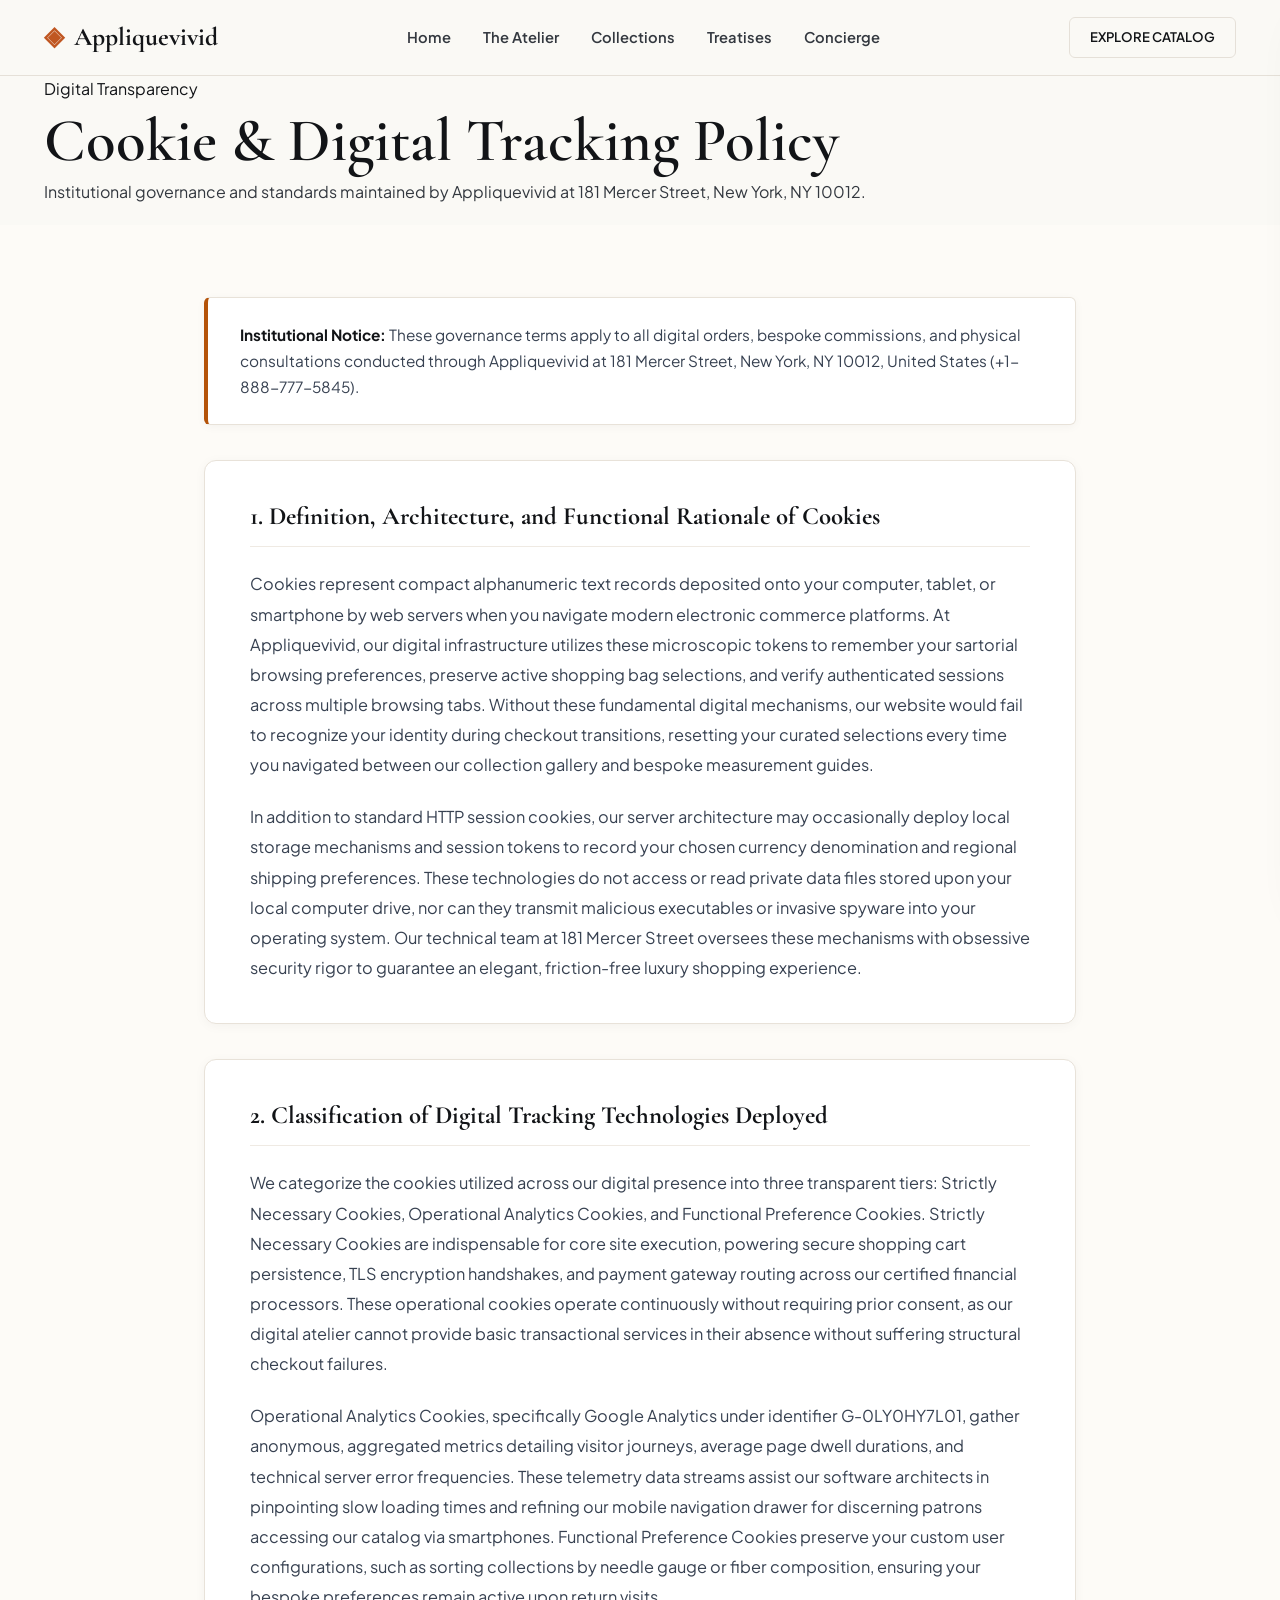
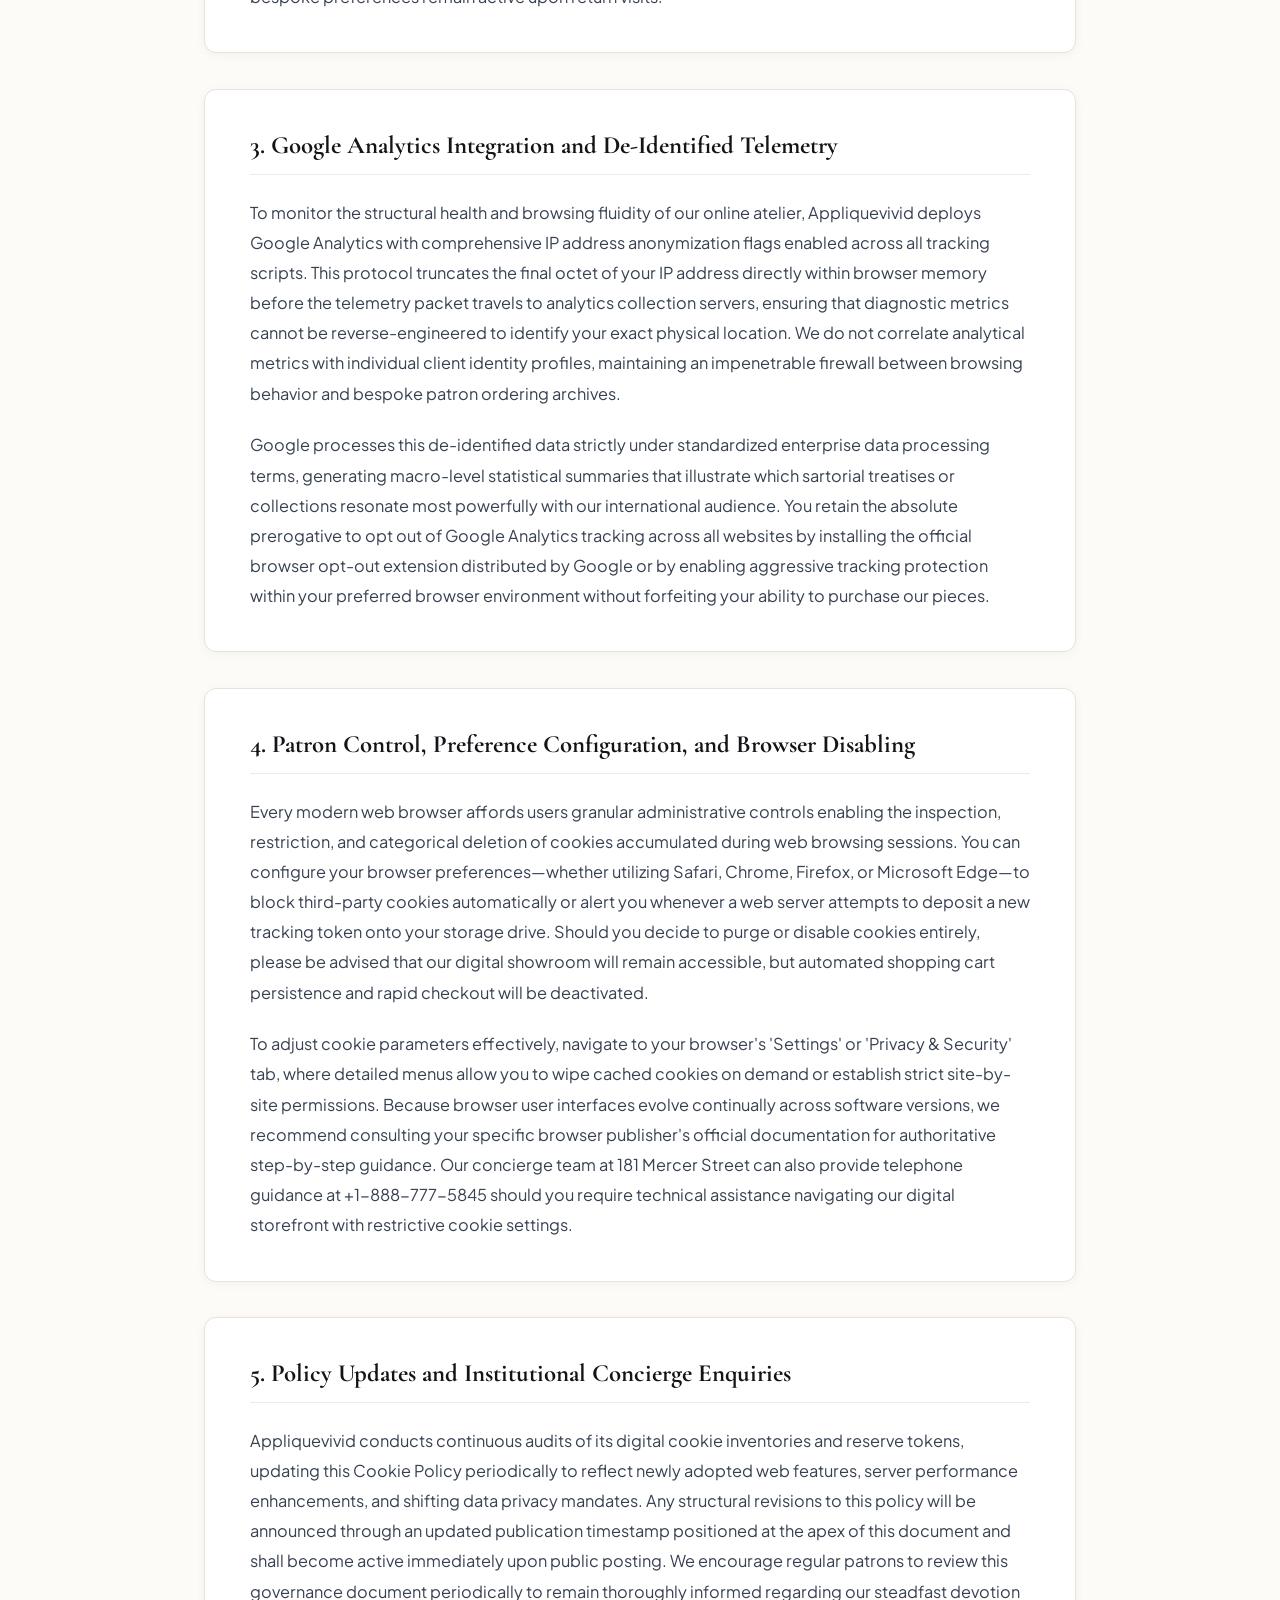
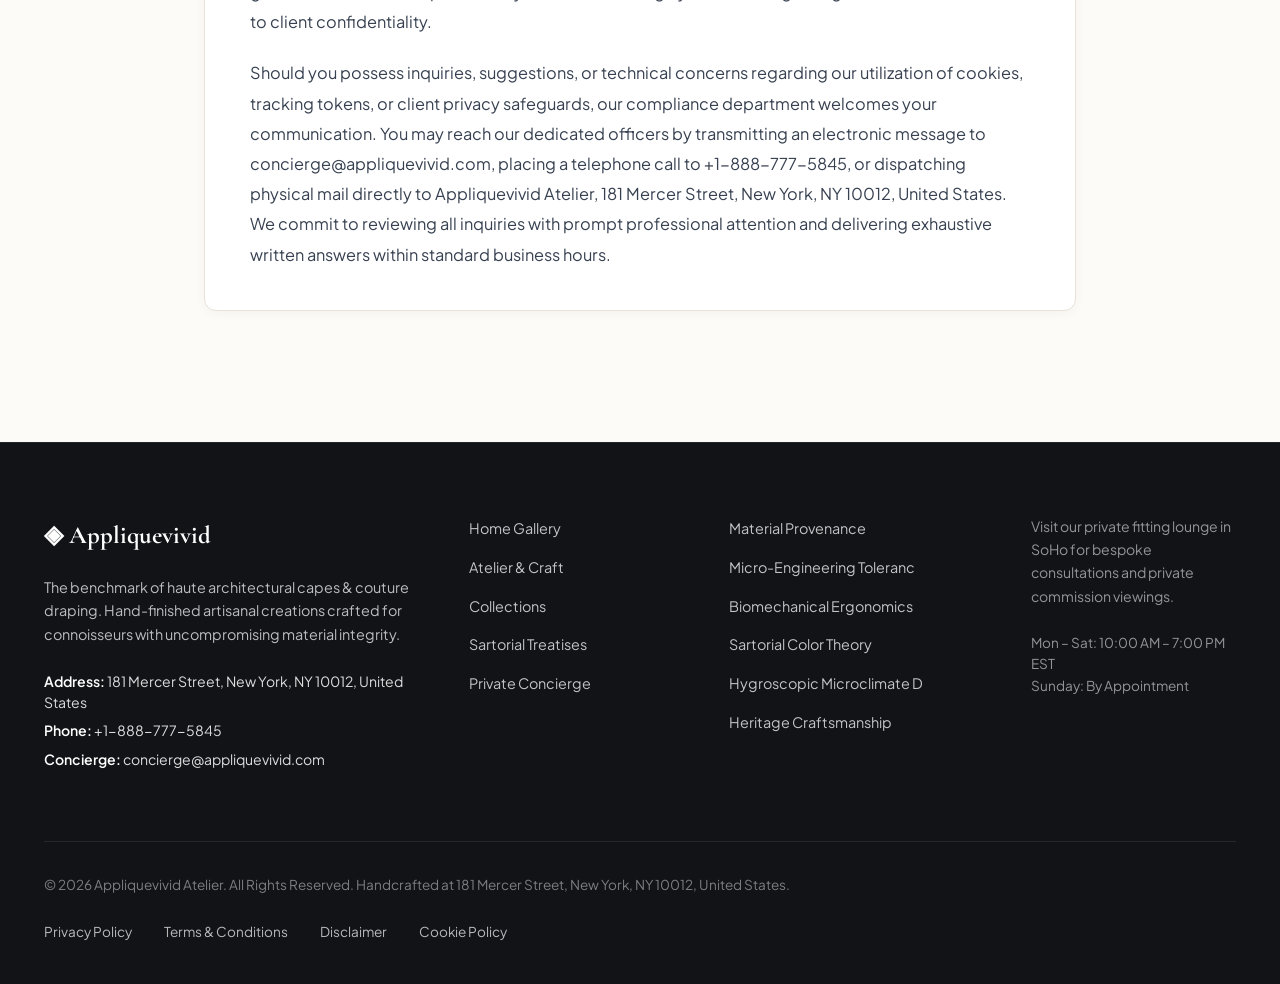
<file: cookie-policy.html>
<!DOCTYPE html>
<html lang="en">
<head>
  <meta charset="UTF-8">
  <meta name="viewport" content="width=device-width, initial-scale=1.0">
  <title>Cookie & Digital Tracking Policy — Appliquevivid</title>
  <meta name="description" content="Official Cookie & Digital Tracking Policy for Appliquevivid at 181 Mercer Street, New York.">
  <link rel="canonical" href="https://appliquevivid.com/cookie-policy.html">
  <link rel="preconnect" href="https://fonts.googleapis.com">
  <link rel="preconnect" href="https://fonts.gstatic.com" crossorigin>
  <link href="https://fonts.googleapis.com/css2?family=Cormorant+Garamond:ital,wght@0,400;0,600;0,700;1,400&family=Plus+Jakarta+Sans:wght@300;400;500;600;700&display=swap" rel="stylesheet">
  <link rel="stylesheet" href="/assets/css/style.css">
  <!-- Google tag (gtag.js) -->
  <script async src="https://www.googletagmanager.com/gtag/js?id=G-0LY0HY7L01"></script>
  <script>
    window.dataLayer = window.dataLayer || [];
    function gtag(){dataLayer.push(arguments);}
    gtag('js', new Date());
    gtag('config', 'G-0LY0HY7L01');
  </script>

</head>
<body>
  <!-- Mandatory Global Site Header (Exactly 1 per page) -->
  <header class="site-header">
    <div class="header-container">
      <a href="/" class="brand-logo" aria-label="Appliquevivid Home">
        <span class="logo-mark">◈</span>
        <span class="logo-text">Appliquevivid</span>
      </a>
      <nav class="desktop-nav" aria-label="Primary Navigation">
        <a href="/" class="nav-link">Home</a>
        <a href="/about.html" class="nav-link">The Atelier</a>
        <a href="/collection.html" class="nav-link">Collections</a>
        <a href="/blog.html" class="nav-link">Treatises</a>
        <a href="/contact.html" class="nav-link">Concierge</a>
      </nav>
      <div class="header-actions">
        <a href="/collection.html" class="btn btn-sm btn-outline">Explore Catalog</a>
        <button id="drawer-toggle" class="mobile-toggle" aria-label="Open Navigation Menu">
          <span class="hamburger-bar"></span>
          <span class="hamburger-bar"></span>
          <span class="hamburger-bar"></span>
        </button>
      </div>
    </div>
  </header>

  <!-- Mandatory Mobile Navigation Drawer (Exactly 1 per page) -->
  <div class="mobile-drawer" id="mobile-drawer" aria-hidden="true">
    <div class="drawer-header">
      <div class="drawer-brand">Appliquevivid</div>
      <button id="drawer-close" class="drawer-close-btn" aria-label="Close Navigation Menu">&times;</button>
    </div>
    <nav class="drawer-nav" aria-label="Mobile Navigation">
      <a href="/" class="drawer-link">Home</a>
      <a href="/about.html" class="drawer-link">The Atelier &amp; Craft</a>
      <a href="/collection.html" class="drawer-link">Curated Runway Cape & Cloak Vitrine</a>
      <a href="/blog.html" class="drawer-link">Sartorial Treatises</a>
      <a href="/contact.html" class="drawer-link">Private Concierge</a>
    </nav>
    <div class="drawer-footer">
      <p class="drawer-contact-title">Manhattan Atelier &amp; Suite</p>
      <p class="drawer-contact-info">181 Mercer Street, New York, NY 10012, United States</p>
      <p class="drawer-contact-info">Tel: +1-888-777-5845</p>
      <p class="drawer-contact-info">Email: concierge@appliquevivid.com</p>
    </div>
  </div>
  <div id="drawer-overlay" class="drawer-overlay"></div>
  <section class="page-hero">
    <div class="container">
      <span class="hero-badge">Digital Transparency</span>
      <h1>Cookie & Digital Tracking Policy</h1>
      <p class="lead">Institutional governance and standards maintained by Appliquevivid at 181 Mercer Street, New York, NY 10012.</p>
    </div>
  </section>
  <main class="policy-page-wrapper">
    <div class="policy-container">
      <div class="policy-box">
        <strong>Institutional Notice:</strong> These governance terms apply to all digital orders, bespoke commissions, and physical consultations conducted through Appliquevivid at 181 Mercer Street, New York, NY 10012, United States (+1-888-777-5845).
      </div>      <article class="policy-block">
        <h2>1. Definition, Architecture, and Functional Rationale of Cookies</h2>        <p class="policy-p">Cookies represent compact alphanumeric text records deposited onto your computer, tablet, or smartphone by web servers when you navigate modern electronic commerce platforms. At Appliquevivid, our digital infrastructure utilizes these microscopic tokens to remember your sartorial browsing preferences, preserve active shopping bag selections, and verify authenticated sessions across multiple browsing tabs. Without these fundamental digital mechanisms, our website would fail to recognize your identity during checkout transitions, resetting your curated selections every time you navigated between our collection gallery and bespoke measurement guides.</p>        <p class="policy-p">In addition to standard HTTP session cookies, our server architecture may occasionally deploy local storage mechanisms and session tokens to record your chosen currency denomination and regional shipping preferences. These technologies do not access or read private data files stored upon your local computer drive, nor can they transmit malicious executables or invasive spyware into your operating system. Our technical team at 181 Mercer Street oversees these mechanisms with obsessive security rigor to guarantee an elegant, friction-free luxury shopping experience.</p>      </article>      <article class="policy-block">
        <h2>2. Classification of Digital Tracking Technologies Deployed</h2>        <p class="policy-p">We categorize the cookies utilized across our digital presence into three transparent tiers: Strictly Necessary Cookies, Operational Analytics Cookies, and Functional Preference Cookies. Strictly Necessary Cookies are indispensable for core site execution, powering secure shopping cart persistence, TLS encryption handshakes, and payment gateway routing across our certified financial processors. These operational cookies operate continuously without requiring prior consent, as our digital atelier cannot provide basic transactional services in their absence without suffering structural checkout failures.</p>        <p class="policy-p">Operational Analytics Cookies, specifically Google Analytics under identifier G-0LY0HY7L01, gather anonymous, aggregated metrics detailing visitor journeys, average page dwell durations, and technical server error frequencies. These telemetry data streams assist our software architects in pinpointing slow loading times and refining our mobile navigation drawer for discerning patrons accessing our catalog via smartphones. Functional Preference Cookies preserve your custom user configurations, such as sorting collections by needle gauge or fiber composition, ensuring your bespoke preferences remain active upon return visits.</p>      </article>      <article class="policy-block">
        <h2>3. Google Analytics Integration and De-Identified Telemetry</h2>        <p class="policy-p">To monitor the structural health and browsing fluidity of our online atelier, Appliquevivid deploys Google Analytics with comprehensive IP address anonymization flags enabled across all tracking scripts. This protocol truncates the final octet of your IP address directly within browser memory before the telemetry packet travels to analytics collection servers, ensuring that diagnostic metrics cannot be reverse-engineered to identify your exact physical location. We do not correlate analytical metrics with individual client identity profiles, maintaining an impenetrable firewall between browsing behavior and bespoke patron ordering archives.</p>        <p class="policy-p">Google processes this de-identified data strictly under standardized enterprise data processing terms, generating macro-level statistical summaries that illustrate which sartorial treatises or collections resonate most powerfully with our international audience. You retain the absolute prerogative to opt out of Google Analytics tracking across all websites by installing the official browser opt-out extension distributed by Google or by enabling aggressive tracking protection within your preferred browser environment without forfeiting your ability to purchase our pieces.</p>      </article>      <article class="policy-block">
        <h2>4. Patron Control, Preference Configuration, and Browser Disabling</h2>        <p class="policy-p">Every modern web browser affords users granular administrative controls enabling the inspection, restriction, and categorical deletion of cookies accumulated during web browsing sessions. You can configure your browser preferences—whether utilizing Safari, Chrome, Firefox, or Microsoft Edge—to block third-party cookies automatically or alert you whenever a web server attempts to deposit a new tracking token onto your storage drive. Should you decide to purge or disable cookies entirely, please be advised that our digital showroom will remain accessible, but automated shopping cart persistence and rapid checkout will be deactivated.</p>        <p class="policy-p">To adjust cookie parameters effectively, navigate to your browser's 'Settings' or 'Privacy & Security' tab, where detailed menus allow you to wipe cached cookies on demand or establish strict site-by-site permissions. Because browser user interfaces evolve continually across software versions, we recommend consulting your specific browser publisher's official documentation for authoritative step-by-step guidance. Our concierge team at 181 Mercer Street can also provide telephone guidance at +1-888-777-5845 should you require technical assistance navigating our digital storefront with restrictive cookie settings.</p>      </article>      <article class="policy-block">
        <h2>5. Policy Updates and Institutional Concierge Enquiries</h2>        <p class="policy-p">Appliquevivid conducts continuous audits of its digital cookie inventories and reserve tokens, updating this Cookie Policy periodically to reflect newly adopted web features, server performance enhancements, and shifting data privacy mandates. Any structural revisions to this policy will be announced through an updated publication timestamp positioned at the apex of this document and shall become active immediately upon public posting. We encourage regular patrons to review this governance document periodically to remain thoroughly informed regarding our steadfast devotion to client confidentiality.</p>        <p class="policy-p">Should you possess inquiries, suggestions, or technical concerns regarding our utilization of cookies, tracking tokens, or client privacy safeguards, our compliance department welcomes your communication. You may reach our dedicated officers by transmitting an electronic message to concierge@appliquevivid.com, placing a telephone call to +1-888-777-5845, or dispatching physical mail directly to Appliquevivid Atelier, 181 Mercer Street, New York, NY 10012, United States. We commit to reviewing all inquiries with prompt professional attention and delivering exhaustive written answers within standard business hours.</p>      </article>    </div>
  </main>
  <!-- Mandatory Global Site Footer (Minimalist 4-Column Horizontal Spread Layout) -->
  <footer class="site-footer">
    <div class="container">
      <div class="footer-grid">
        <div class="footer-col">
          <div class="footer-brand">◈ Appliquevivid</div>
          <p class="footer-desc">
            The benchmark of haute architectural capes & couture draping. Hand-finished artisanal creations crafted for connoisseurs with uncompromising material integrity.
          </p>
          <div class="footer-contact-item"><strong>Address:</strong> 181 Mercer Street, New York, NY 10012, United States</div>
          <div class="footer-contact-item"><strong>Phone:</strong> +1-888-777-5845</div>
          <div class="footer-contact-item"><strong>Concierge:</strong> concierge@appliquevivid.com</div>
        </div>
        <div class="footer-col">
          <ul class="footer-links">
            <li><a href="/">Home Gallery</a></li>
            <li><a href="/about.html">Atelier &amp; Craft</a></li>
            <li><a href="/collection.html">Collections</a></li>
            <li><a href="/blog.html">Sartorial Treatises</a></li>
            <li><a href="/contact.html">Private Concierge</a></li>
          </ul>
        </div>
        <div class="footer-col">
          <ul class="footer-links">
            <li><a href="/blog/material-provenance-and-fiber-crystallography.html">Material Provenance</a></li>
            <li><a href="/blog/micro-engineering-tolerances-and-finishing.html">Micro-Engineering Toleranc</a></li>
            <li><a href="/blog/biomechanical-ergonomics-and-wearer-physics.html">Biomechanical Ergonomics</a></li>
            <li><a href="/blog/sartorial-color-theory-and-formal-etiquette.html">Sartorial Color Theory</a></li>
            <li><a href="/blog/hygroscopic-microclimate-thermodynamics.html">Hygroscopic Microclimate D</a></li>
            <li><a href="/blog/bespoke-craftsmanship-and-heritage-methods.html">Heritage Craftsmanship</a></li>
          </ul>
        </div>
        <div class="footer-col">
          <p class="footer-salon-desc">
            Visit our private fitting lounge in SoHo for bespoke consultations and private commission viewings.
          </p>
          <p class="footer-hours">
            Mon &ndash; Sat: 10:00 AM &ndash; 7:00 PM<br>EST<br>Sunday: By Appointment
          </p>
        </div>
      </div>
      <div class="footer-bottom">
        <p>&copy; 2026 Appliquevivid Atelier. All Rights Reserved. Handcrafted at 181 Mercer Street, New York, NY 10012, United States.</p>
        <div class="footer-legal-links">
          <a href="/privacy-policy.html">Privacy Policy</a>
          <a href="/terms-and-conditions.html">Terms &amp; Conditions</a>
          <a href="/disclaimer.html">Disclaimer</a>
          <a href="/cookie-policy.html">Cookie Policy</a>
        </div>
      </div>
    </div>
  </footer>
  <script src="/assets/js/main.js"></script>
</body>
</html>
</file>
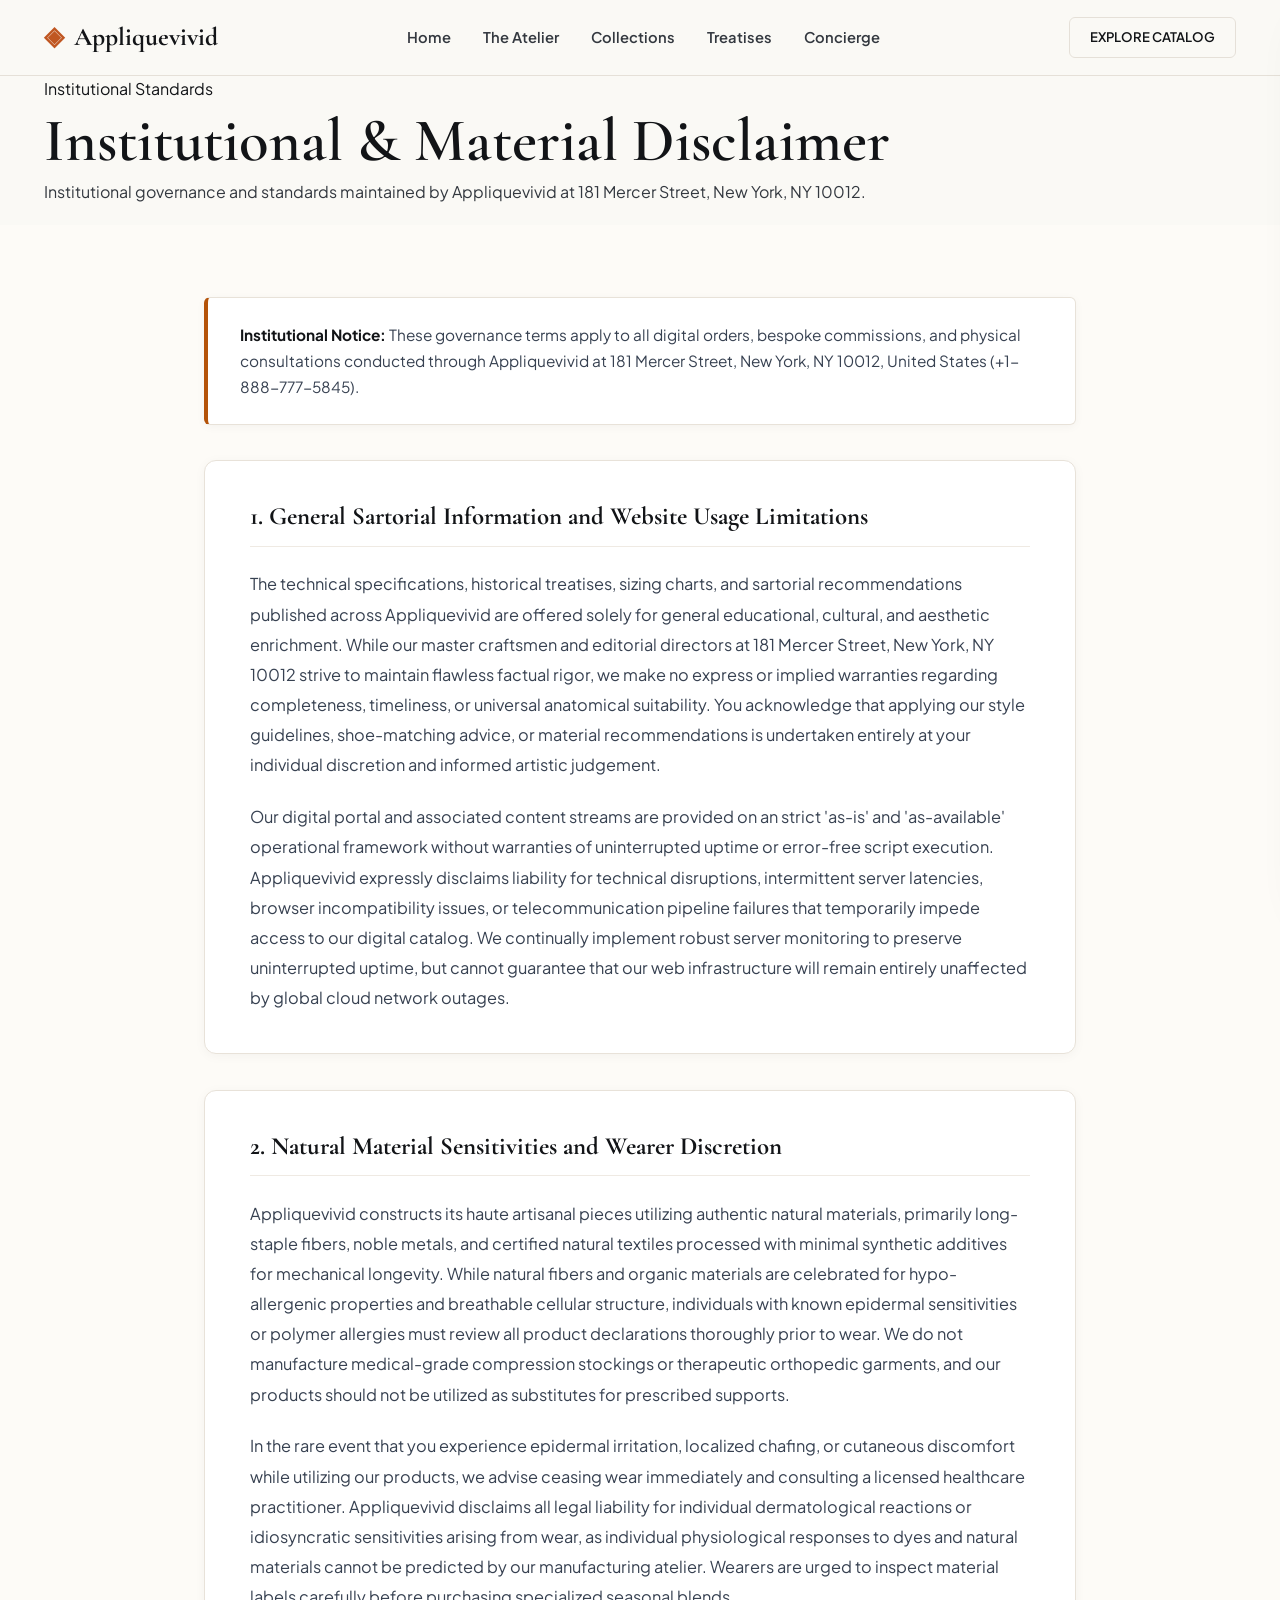
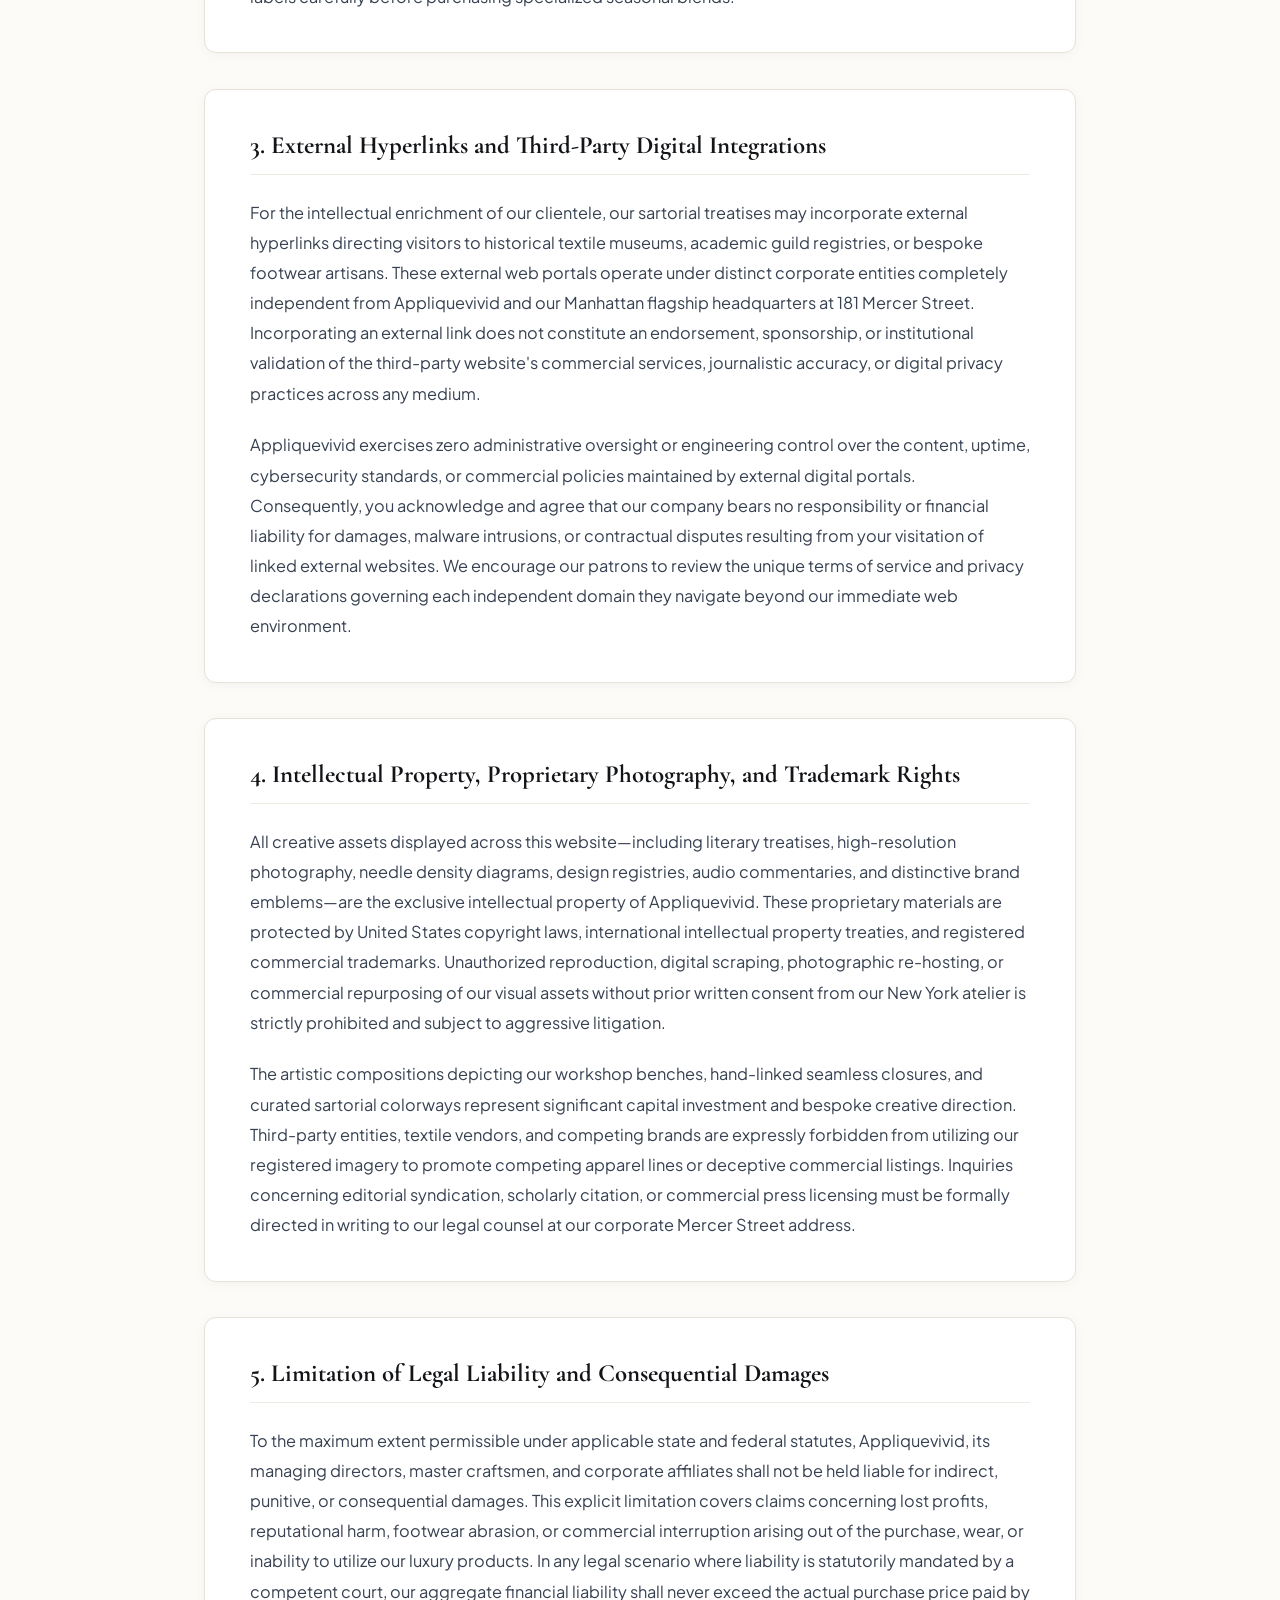
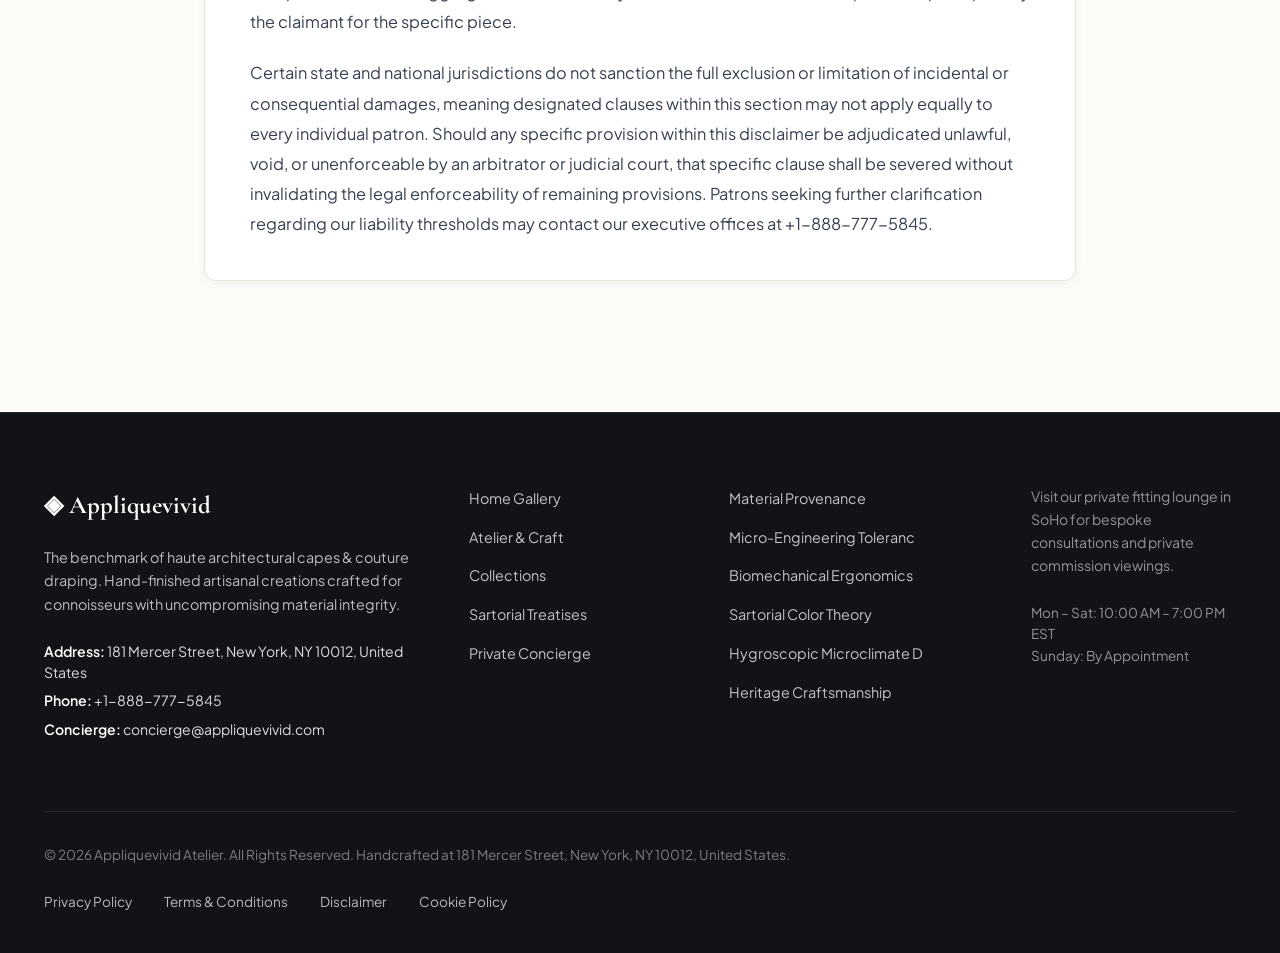
<file: disclaimer.html>
<!DOCTYPE html>
<html lang="en">
<head>
  <meta charset="UTF-8">
  <meta name="viewport" content="width=device-width, initial-scale=1.0">
  <title>Institutional & Material Disclaimer — Appliquevivid</title>
  <meta name="description" content="Official Institutional & Material Disclaimer for Appliquevivid at 181 Mercer Street, New York.">
  <link rel="canonical" href="https://appliquevivid.com/disclaimer.html">
  <link rel="preconnect" href="https://fonts.googleapis.com">
  <link rel="preconnect" href="https://fonts.gstatic.com" crossorigin>
  <link href="https://fonts.googleapis.com/css2?family=Cormorant+Garamond:ital,wght@0,400;0,600;0,700;1,400&family=Plus+Jakarta+Sans:wght@300;400;500;600;700&display=swap" rel="stylesheet">
  <link rel="stylesheet" href="/assets/css/style.css">
  <!-- Google tag (gtag.js) -->
  <script async src="https://www.googletagmanager.com/gtag/js?id=G-0LY0HY7L01"></script>
  <script>
    window.dataLayer = window.dataLayer || [];
    function gtag(){dataLayer.push(arguments);}
    gtag('js', new Date());
    gtag('config', 'G-0LY0HY7L01');
  </script>

</head>
<body>
  <!-- Mandatory Global Site Header (Exactly 1 per page) -->
  <header class="site-header">
    <div class="header-container">
      <a href="/" class="brand-logo" aria-label="Appliquevivid Home">
        <span class="logo-mark">◈</span>
        <span class="logo-text">Appliquevivid</span>
      </a>
      <nav class="desktop-nav" aria-label="Primary Navigation">
        <a href="/" class="nav-link">Home</a>
        <a href="/about.html" class="nav-link">The Atelier</a>
        <a href="/collection.html" class="nav-link">Collections</a>
        <a href="/blog.html" class="nav-link">Treatises</a>
        <a href="/contact.html" class="nav-link">Concierge</a>
      </nav>
      <div class="header-actions">
        <a href="/collection.html" class="btn btn-sm btn-outline">Explore Catalog</a>
        <button id="drawer-toggle" class="mobile-toggle" aria-label="Open Navigation Menu">
          <span class="hamburger-bar"></span>
          <span class="hamburger-bar"></span>
          <span class="hamburger-bar"></span>
        </button>
      </div>
    </div>
  </header>

  <!-- Mandatory Mobile Navigation Drawer (Exactly 1 per page) -->
  <div class="mobile-drawer" id="mobile-drawer" aria-hidden="true">
    <div class="drawer-header">
      <div class="drawer-brand">Appliquevivid</div>
      <button id="drawer-close" class="drawer-close-btn" aria-label="Close Navigation Menu">&times;</button>
    </div>
    <nav class="drawer-nav" aria-label="Mobile Navigation">
      <a href="/" class="drawer-link">Home</a>
      <a href="/about.html" class="drawer-link">The Atelier &amp; Craft</a>
      <a href="/collection.html" class="drawer-link">Curated Runway Cape & Cloak Vitrine</a>
      <a href="/blog.html" class="drawer-link">Sartorial Treatises</a>
      <a href="/contact.html" class="drawer-link">Private Concierge</a>
    </nav>
    <div class="drawer-footer">
      <p class="drawer-contact-title">Manhattan Atelier &amp; Suite</p>
      <p class="drawer-contact-info">181 Mercer Street, New York, NY 10012, United States</p>
      <p class="drawer-contact-info">Tel: +1-888-777-5845</p>
      <p class="drawer-contact-info">Email: concierge@appliquevivid.com</p>
    </div>
  </div>
  <div id="drawer-overlay" class="drawer-overlay"></div>
  <section class="page-hero">
    <div class="container">
      <span class="hero-badge">Institutional Standards</span>
      <h1>Institutional & Material Disclaimer</h1>
      <p class="lead">Institutional governance and standards maintained by Appliquevivid at 181 Mercer Street, New York, NY 10012.</p>
    </div>
  </section>
  <main class="policy-page-wrapper">
    <div class="policy-container">
      <div class="policy-box">
        <strong>Institutional Notice:</strong> These governance terms apply to all digital orders, bespoke commissions, and physical consultations conducted through Appliquevivid at 181 Mercer Street, New York, NY 10012, United States (+1-888-777-5845).
      </div>      <article class="policy-block">
        <h2>1. General Sartorial Information and Website Usage Limitations</h2>        <p class="policy-p">The technical specifications, historical treatises, sizing charts, and sartorial recommendations published across Appliquevivid are offered solely for general educational, cultural, and aesthetic enrichment. While our master craftsmen and editorial directors at 181 Mercer Street, New York, NY 10012 strive to maintain flawless factual rigor, we make no express or implied warranties regarding completeness, timeliness, or universal anatomical suitability. You acknowledge that applying our style guidelines, shoe-matching advice, or material recommendations is undertaken entirely at your individual discretion and informed artistic judgement.</p>        <p class="policy-p">Our digital portal and associated content streams are provided on an strict 'as-is' and 'as-available' operational framework without warranties of uninterrupted uptime or error-free script execution. Appliquevivid expressly disclaims liability for technical disruptions, intermittent server latencies, browser incompatibility issues, or telecommunication pipeline failures that temporarily impede access to our digital catalog. We continually implement robust server monitoring to preserve uninterrupted uptime, but cannot guarantee that our web infrastructure will remain entirely unaffected by global cloud network outages.</p>      </article>      <article class="policy-block">
        <h2>2. Natural Material Sensitivities and Wearer Discretion</h2>        <p class="policy-p">Appliquevivid constructs its haute artisanal pieces utilizing authentic natural materials, primarily long-staple fibers, noble metals, and certified natural textiles processed with minimal synthetic additives for mechanical longevity. While natural fibers and organic materials are celebrated for hypo-allergenic properties and breathable cellular structure, individuals with known epidermal sensitivities or polymer allergies must review all product declarations thoroughly prior to wear. We do not manufacture medical-grade compression stockings or therapeutic orthopedic garments, and our products should not be utilized as substitutes for prescribed supports.</p>        <p class="policy-p">In the rare event that you experience epidermal irritation, localized chafing, or cutaneous discomfort while utilizing our products, we advise ceasing wear immediately and consulting a licensed healthcare practitioner. Appliquevivid disclaims all legal liability for individual dermatological reactions or idiosyncratic sensitivities arising from wear, as individual physiological responses to dyes and natural materials cannot be predicted by our manufacturing atelier. Wearers are urged to inspect material labels carefully before purchasing specialized seasonal blends.</p>      </article>      <article class="policy-block">
        <h2>3. External Hyperlinks and Third-Party Digital Integrations</h2>        <p class="policy-p">For the intellectual enrichment of our clientele, our sartorial treatises may incorporate external hyperlinks directing visitors to historical textile museums, academic guild registries, or bespoke footwear artisans. These external web portals operate under distinct corporate entities completely independent from Appliquevivid and our Manhattan flagship headquarters at 181 Mercer Street. Incorporating an external link does not constitute an endorsement, sponsorship, or institutional validation of the third-party website's commercial services, journalistic accuracy, or digital privacy practices across any medium.</p>        <p class="policy-p">Appliquevivid exercises zero administrative oversight or engineering control over the content, uptime, cybersecurity standards, or commercial policies maintained by external digital portals. Consequently, you acknowledge and agree that our company bears no responsibility or financial liability for damages, malware intrusions, or contractual disputes resulting from your visitation of linked external websites. We encourage our patrons to review the unique terms of service and privacy declarations governing each independent domain they navigate beyond our immediate web environment.</p>      </article>      <article class="policy-block">
        <h2>4. Intellectual Property, Proprietary Photography, and Trademark Rights</h2>        <p class="policy-p">All creative assets displayed across this website—including literary treatises, high-resolution photography, needle density diagrams, design registries, audio commentaries, and distinctive brand emblems—are the exclusive intellectual property of Appliquevivid. These proprietary materials are protected by United States copyright laws, international intellectual property treaties, and registered commercial trademarks. Unauthorized reproduction, digital scraping, photographic re-hosting, or commercial repurposing of our visual assets without prior written consent from our New York atelier is strictly prohibited and subject to aggressive litigation.</p>        <p class="policy-p">The artistic compositions depicting our workshop benches, hand-linked seamless closures, and curated sartorial colorways represent significant capital investment and bespoke creative direction. Third-party entities, textile vendors, and competing brands are expressly forbidden from utilizing our registered imagery to promote competing apparel lines or deceptive commercial listings. Inquiries concerning editorial syndication, scholarly citation, or commercial press licensing must be formally directed in writing to our legal counsel at our corporate Mercer Street address.</p>      </article>      <article class="policy-block">
        <h2>5. Limitation of Legal Liability and Consequential Damages</h2>        <p class="policy-p">To the maximum extent permissible under applicable state and federal statutes, Appliquevivid, its managing directors, master craftsmen, and corporate affiliates shall not be held liable for indirect, punitive, or consequential damages. This explicit limitation covers claims concerning lost profits, reputational harm, footwear abrasion, or commercial interruption arising out of the purchase, wear, or inability to utilize our luxury products. In any legal scenario where liability is statutorily mandated by a competent court, our aggregate financial liability shall never exceed the actual purchase price paid by the claimant for the specific piece.</p>        <p class="policy-p">Certain state and national jurisdictions do not sanction the full exclusion or limitation of incidental or consequential damages, meaning designated clauses within this section may not apply equally to every individual patron. Should any specific provision within this disclaimer be adjudicated unlawful, void, or unenforceable by an arbitrator or judicial court, that specific clause shall be severed without invalidating the legal enforceability of remaining provisions. Patrons seeking further clarification regarding our liability thresholds may contact our executive offices at +1-888-777-5845.</p>      </article>    </div>
  </main>
  <!-- Mandatory Global Site Footer (Minimalist 4-Column Horizontal Spread Layout) -->
  <footer class="site-footer">
    <div class="container">
      <div class="footer-grid">
        <div class="footer-col">
          <div class="footer-brand">◈ Appliquevivid</div>
          <p class="footer-desc">
            The benchmark of haute architectural capes & couture draping. Hand-finished artisanal creations crafted for connoisseurs with uncompromising material integrity.
          </p>
          <div class="footer-contact-item"><strong>Address:</strong> 181 Mercer Street, New York, NY 10012, United States</div>
          <div class="footer-contact-item"><strong>Phone:</strong> +1-888-777-5845</div>
          <div class="footer-contact-item"><strong>Concierge:</strong> concierge@appliquevivid.com</div>
        </div>
        <div class="footer-col">
          <ul class="footer-links">
            <li><a href="/">Home Gallery</a></li>
            <li><a href="/about.html">Atelier &amp; Craft</a></li>
            <li><a href="/collection.html">Collections</a></li>
            <li><a href="/blog.html">Sartorial Treatises</a></li>
            <li><a href="/contact.html">Private Concierge</a></li>
          </ul>
        </div>
        <div class="footer-col">
          <ul class="footer-links">
            <li><a href="/blog/material-provenance-and-fiber-crystallography.html">Material Provenance</a></li>
            <li><a href="/blog/micro-engineering-tolerances-and-finishing.html">Micro-Engineering Toleranc</a></li>
            <li><a href="/blog/biomechanical-ergonomics-and-wearer-physics.html">Biomechanical Ergonomics</a></li>
            <li><a href="/blog/sartorial-color-theory-and-formal-etiquette.html">Sartorial Color Theory</a></li>
            <li><a href="/blog/hygroscopic-microclimate-thermodynamics.html">Hygroscopic Microclimate D</a></li>
            <li><a href="/blog/bespoke-craftsmanship-and-heritage-methods.html">Heritage Craftsmanship</a></li>
          </ul>
        </div>
        <div class="footer-col">
          <p class="footer-salon-desc">
            Visit our private fitting lounge in SoHo for bespoke consultations and private commission viewings.
          </p>
          <p class="footer-hours">
            Mon &ndash; Sat: 10:00 AM &ndash; 7:00 PM<br>EST<br>Sunday: By Appointment
          </p>
        </div>
      </div>
      <div class="footer-bottom">
        <p>&copy; 2026 Appliquevivid Atelier. All Rights Reserved. Handcrafted at 181 Mercer Street, New York, NY 10012, United States.</p>
        <div class="footer-legal-links">
          <a href="/privacy-policy.html">Privacy Policy</a>
          <a href="/terms-and-conditions.html">Terms &amp; Conditions</a>
          <a href="/disclaimer.html">Disclaimer</a>
          <a href="/cookie-policy.html">Cookie Policy</a>
        </div>
      </div>
    </div>
  </footer>
  <script src="/assets/js/main.js"></script>
</body>
</html>
</file>
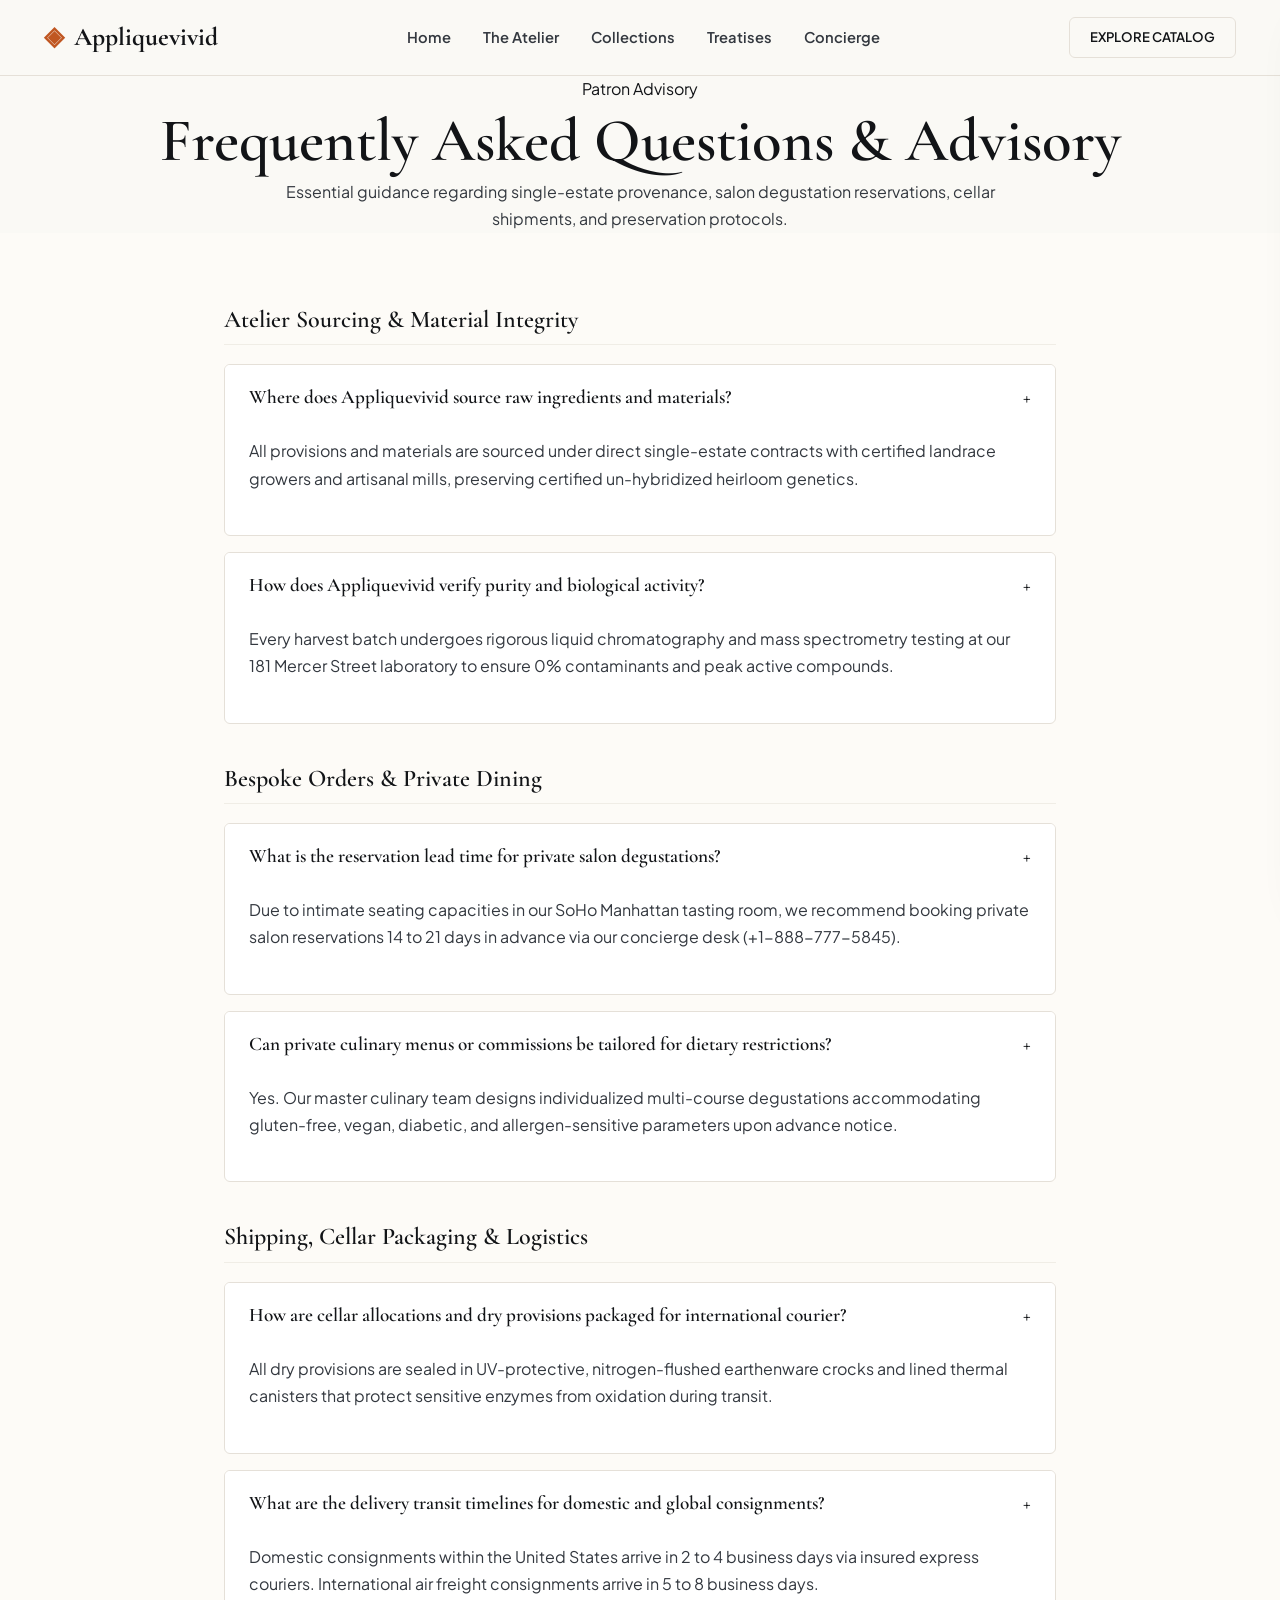
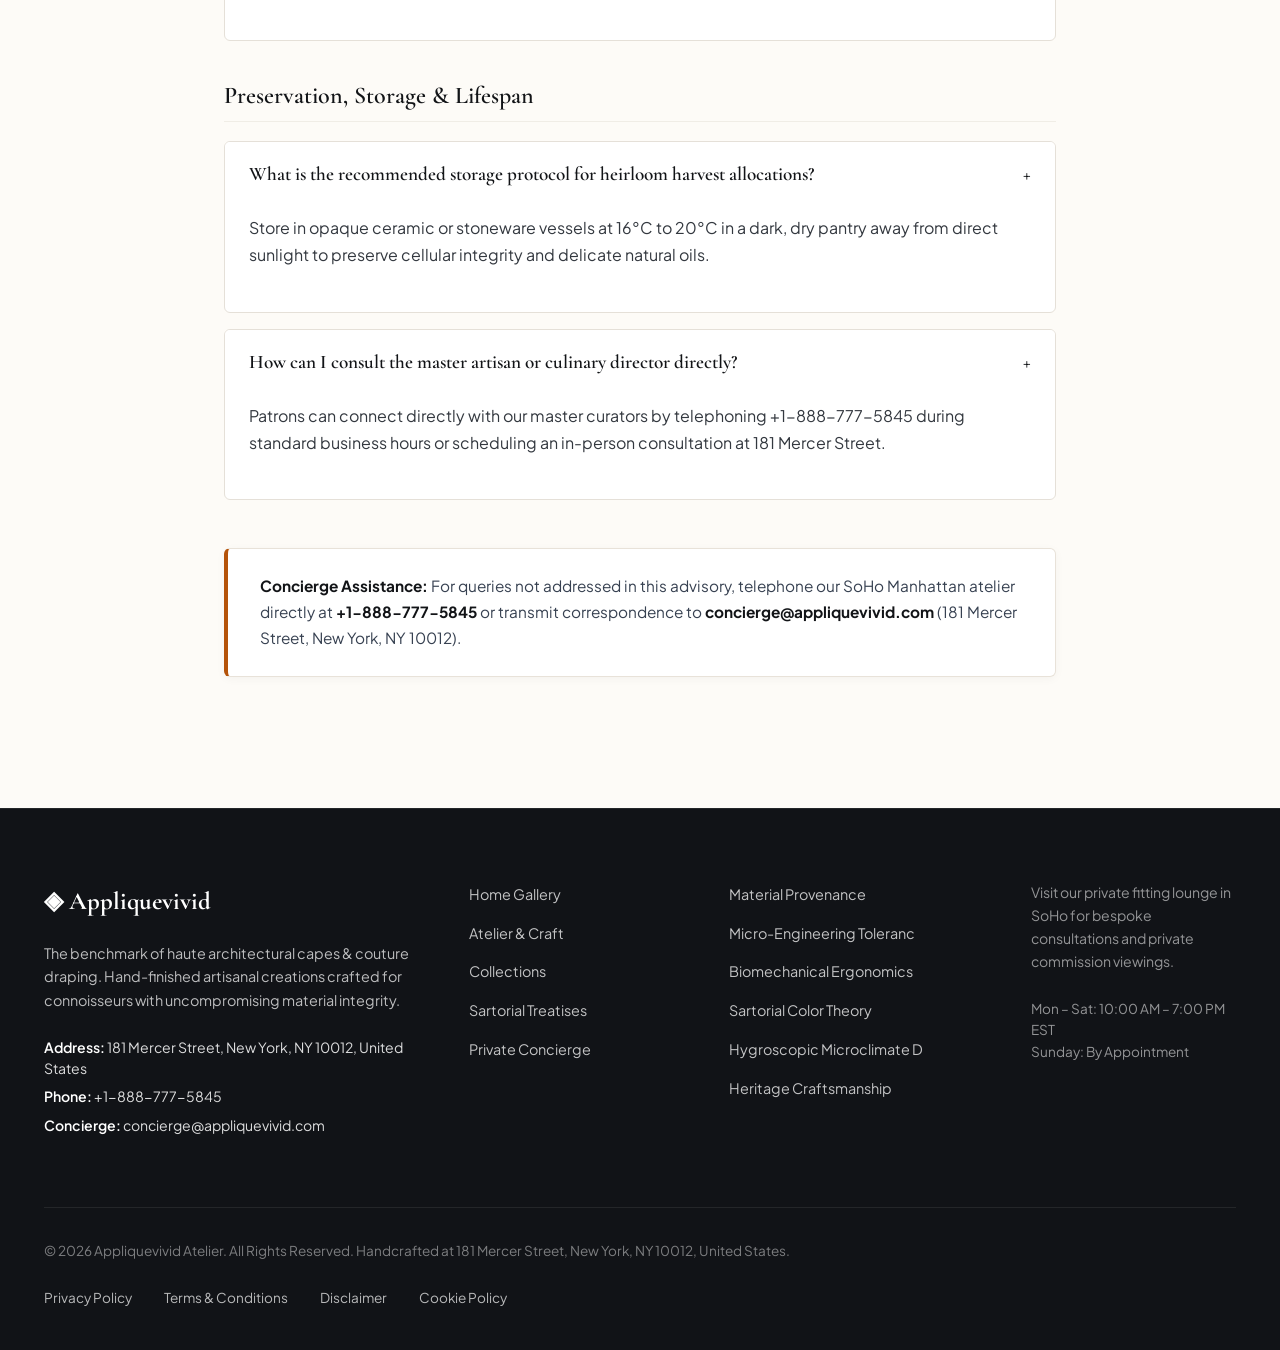
<file: faq.html>
<!DOCTYPE html>
<html lang="en">
<head>
  <meta charset="UTF-8">
  <meta name="viewport" content="width=device-width, initial-scale=1.0">
  <title>Frequently Asked Questions & Patron Advisory — Appliquevivid</title>
  <meta name="description" content="Official patron FAQ and advisory for Appliquevivid at 181 Mercer Street, New York.">
  <link rel="canonical" href="https://appliquevivid.com/faq.html">
  <link rel="preconnect" href="https://fonts.googleapis.com">
  <link rel="preconnect" href="https://fonts.gstatic.com" crossorigin>
  <link href="https://fonts.googleapis.com/css2?family=Cormorant+Garamond:ital,wght@0,400;0,600;0,700;1,400&family=Plus+Jakarta+Sans:wght@300;400;500;600;700&display=swap" rel="stylesheet">
  <link rel="stylesheet" href="/assets/css/style.css">
  <!-- Google tag (gtag.js) -->
  <script async src="https://www.googletagmanager.com/gtag/js?id=G-0LY0HY7L01"></script>
  <script>
    window.dataLayer = window.dataLayer || [];
    function gtag(){dataLayer.push(arguments);}
    gtag('js', new Date());
    gtag('config', 'G-0LY0HY7L01');
  </script>

</head>
<body>
  <!-- Mandatory Global Site Header (Exactly 1 per page) -->
  <header class="site-header">
    <div class="header-container">
      <a href="/" class="brand-logo" aria-label="Appliquevivid Home">
        <span class="logo-mark">◈</span>
        <span class="logo-text">Appliquevivid</span>
      </a>
      <nav class="desktop-nav" aria-label="Primary Navigation">
        <a href="/" class="nav-link">Home</a>
        <a href="/about.html" class="nav-link">The Atelier</a>
        <a href="/collection.html" class="nav-link">Collections</a>
        <a href="/blog.html" class="nav-link">Treatises</a>
        <a href="/contact.html" class="nav-link">Concierge</a>
      </nav>
      <div class="header-actions">
        <a href="/collection.html" class="btn btn-sm btn-outline">Explore Catalog</a>
        <button id="drawer-toggle" class="mobile-toggle" aria-label="Open Navigation Menu">
          <span class="hamburger-bar"></span>
          <span class="hamburger-bar"></span>
          <span class="hamburger-bar"></span>
        </button>
      </div>
    </div>
  </header>

  <!-- Mandatory Mobile Navigation Drawer (Exactly 1 per page) -->
  <div class="mobile-drawer" id="mobile-drawer" aria-hidden="true">
    <div class="drawer-header">
      <div class="drawer-brand">Appliquevivid</div>
      <button id="drawer-close" class="drawer-close-btn" aria-label="Close Navigation Menu">&times;</button>
    </div>
    <nav class="drawer-nav" aria-label="Mobile Navigation">
      <a href="/" class="drawer-link">Home</a>
      <a href="/about.html" class="drawer-link">The Atelier &amp; Craft</a>
      <a href="/collection.html" class="drawer-link">Curated Runway Cape & Cloak Vitrine</a>
      <a href="/blog.html" class="drawer-link">Sartorial Treatises</a>
      <a href="/contact.html" class="drawer-link">Private Concierge</a>
    </nav>
    <div class="drawer-footer">
      <p class="drawer-contact-title">Manhattan Atelier &amp; Suite</p>
      <p class="drawer-contact-info">181 Mercer Street, New York, NY 10012, United States</p>
      <p class="drawer-contact-info">Tel: +1-888-777-5845</p>
      <p class="drawer-contact-info">Email: concierge@appliquevivid.com</p>
    </div>
  </div>
  <div id="drawer-overlay" class="drawer-overlay"></div>
  <section class="page-hero">
    <div class="container text-center">
      <span class="hero-badge">Patron Advisory</span>
      <h1>Frequently Asked Questions &amp; Advisory</h1>
      <p class="lead" style="margin: 0 auto; max-width: 720px;">Essential guidance regarding single-estate provenance, salon degustation reservations, cellar shipments, and preservation protocols.</p>
    </div>
  </section>
  <main class="section" style="padding: 4.5rem 0 6rem; background: #FDFBF7;">
    <div class="container" style="max-width: 880px;">
      <div style="margin-bottom: 2.5rem;">
        <h2 style="font-family: var(--font-serif); font-size: 1.5rem; color: var(--color-primary); margin-bottom: 1.2rem; border-bottom: 1px solid var(--color-border-light); padding-bottom: 0.6rem;">Atelier Sourcing & Material Integrity</h2>
        <div class="faq-section" style="margin: 0;">
          <div class="faq-item">
            <button class="faq-question"><span>Where does Appliquevivid source raw ingredients and materials?</span><span class="faq-icon">+</span></button>
            <div class="faq-answer"><p style="padding-top: 0.5rem; line-height: 1.7;">All provisions and materials are sourced under direct single-estate contracts with certified landrace growers and artisanal mills, preserving certified un-hybridized heirloom genetics.</p></div>
          </div>
          <div class="faq-item">
            <button class="faq-question"><span>How does Appliquevivid verify purity and biological activity?</span><span class="faq-icon">+</span></button>
            <div class="faq-answer"><p style="padding-top: 0.5rem; line-height: 1.7;">Every harvest batch undergoes rigorous liquid chromatography and mass spectrometry testing at our 181 Mercer Street laboratory to ensure 0% contaminants and peak active compounds.</p></div>
          </div>
        </div>
      </div>
      <div style="margin-bottom: 2.5rem;">
        <h2 style="font-family: var(--font-serif); font-size: 1.5rem; color: var(--color-primary); margin-bottom: 1.2rem; border-bottom: 1px solid var(--color-border-light); padding-bottom: 0.6rem;">Bespoke Orders & Private Dining</h2>
        <div class="faq-section" style="margin: 0;">
          <div class="faq-item">
            <button class="faq-question"><span>What is the reservation lead time for private salon degustations?</span><span class="faq-icon">+</span></button>
            <div class="faq-answer"><p style="padding-top: 0.5rem; line-height: 1.7;">Due to intimate seating capacities in our SoHo Manhattan tasting room, we recommend booking private salon reservations 14 to 21 days in advance via our concierge desk (+1-888-777-5845).</p></div>
          </div>
          <div class="faq-item">
            <button class="faq-question"><span>Can private culinary menus or commissions be tailored for dietary restrictions?</span><span class="faq-icon">+</span></button>
            <div class="faq-answer"><p style="padding-top: 0.5rem; line-height: 1.7;">Yes. Our master culinary team designs individualized multi-course degustations accommodating gluten-free, vegan, diabetic, and allergen-sensitive parameters upon advance notice.</p></div>
          </div>
        </div>
      </div>
      <div style="margin-bottom: 2.5rem;">
        <h2 style="font-family: var(--font-serif); font-size: 1.5rem; color: var(--color-primary); margin-bottom: 1.2rem; border-bottom: 1px solid var(--color-border-light); padding-bottom: 0.6rem;">Shipping, Cellar Packaging & Logistics</h2>
        <div class="faq-section" style="margin: 0;">
          <div class="faq-item">
            <button class="faq-question"><span>How are cellar allocations and dry provisions packaged for international courier?</span><span class="faq-icon">+</span></button>
            <div class="faq-answer"><p style="padding-top: 0.5rem; line-height: 1.7;">All dry provisions are sealed in UV-protective, nitrogen-flushed earthenware crocks and lined thermal canisters that protect sensitive enzymes from oxidation during transit.</p></div>
          </div>
          <div class="faq-item">
            <button class="faq-question"><span>What are the delivery transit timelines for domestic and global consignments?</span><span class="faq-icon">+</span></button>
            <div class="faq-answer"><p style="padding-top: 0.5rem; line-height: 1.7;">Domestic consignments within the United States arrive in 2 to 4 business days via insured express couriers. International air freight consignments arrive in 5 to 8 business days.</p></div>
          </div>
        </div>
      </div>
      <div style="margin-bottom: 2.5rem;">
        <h2 style="font-family: var(--font-serif); font-size: 1.5rem; color: var(--color-primary); margin-bottom: 1.2rem; border-bottom: 1px solid var(--color-border-light); padding-bottom: 0.6rem;">Preservation, Storage & Lifespan</h2>
        <div class="faq-section" style="margin: 0;">
          <div class="faq-item">
            <button class="faq-question"><span>What is the recommended storage protocol for heirloom harvest allocations?</span><span class="faq-icon">+</span></button>
            <div class="faq-answer"><p style="padding-top: 0.5rem; line-height: 1.7;">Store in opaque ceramic or stoneware vessels at 16°C to 20°C in a dark, dry pantry away from direct sunlight to preserve cellular integrity and delicate natural oils.</p></div>
          </div>
          <div class="faq-item">
            <button class="faq-question"><span>How can I consult the master artisan or culinary director directly?</span><span class="faq-icon">+</span></button>
            <div class="faq-answer"><p style="padding-top: 0.5rem; line-height: 1.7;">Patrons can connect directly with our master curators by telephoning +1-888-777-5845 during standard business hours or scheduling an in-person consultation at 181 Mercer Street.</p></div>
          </div>
        </div>
      </div>

      <div class="policy-box" style="margin-top: 3rem;">
        <strong>Concierge Assistance:</strong> For queries not addressed in this advisory, telephone our SoHo Manhattan atelier directly at <strong>+1-888-777-5845</strong> or transmit correspondence to <strong>concierge@appliquevivid.com</strong> (181 Mercer Street, New York, NY 10012).
      </div>
    </div>
  </main>
  <!-- Mandatory Global Site Footer (Minimalist 4-Column Horizontal Spread Layout) -->
  <footer class="site-footer">
    <div class="container">
      <div class="footer-grid">
        <div class="footer-col">
          <div class="footer-brand">◈ Appliquevivid</div>
          <p class="footer-desc">
            The benchmark of haute architectural capes & couture draping. Hand-finished artisanal creations crafted for connoisseurs with uncompromising material integrity.
          </p>
          <div class="footer-contact-item"><strong>Address:</strong> 181 Mercer Street, New York, NY 10012, United States</div>
          <div class="footer-contact-item"><strong>Phone:</strong> +1-888-777-5845</div>
          <div class="footer-contact-item"><strong>Concierge:</strong> concierge@appliquevivid.com</div>
        </div>
        <div class="footer-col">
          <ul class="footer-links">
            <li><a href="/">Home Gallery</a></li>
            <li><a href="/about.html">Atelier &amp; Craft</a></li>
            <li><a href="/collection.html">Collections</a></li>
            <li><a href="/blog.html">Sartorial Treatises</a></li>
            <li><a href="/contact.html">Private Concierge</a></li>
          </ul>
        </div>
        <div class="footer-col">
          <ul class="footer-links">
            <li><a href="/blog/material-provenance-and-fiber-crystallography.html">Material Provenance</a></li>
            <li><a href="/blog/micro-engineering-tolerances-and-finishing.html">Micro-Engineering Toleranc</a></li>
            <li><a href="/blog/biomechanical-ergonomics-and-wearer-physics.html">Biomechanical Ergonomics</a></li>
            <li><a href="/blog/sartorial-color-theory-and-formal-etiquette.html">Sartorial Color Theory</a></li>
            <li><a href="/blog/hygroscopic-microclimate-thermodynamics.html">Hygroscopic Microclimate D</a></li>
            <li><a href="/blog/bespoke-craftsmanship-and-heritage-methods.html">Heritage Craftsmanship</a></li>
          </ul>
        </div>
        <div class="footer-col">
          <p class="footer-salon-desc">
            Visit our private fitting lounge in SoHo for bespoke consultations and private commission viewings.
          </p>
          <p class="footer-hours">
            Mon &ndash; Sat: 10:00 AM &ndash; 7:00 PM<br>EST<br>Sunday: By Appointment
          </p>
        </div>
      </div>
      <div class="footer-bottom">
        <p>&copy; 2026 Appliquevivid Atelier. All Rights Reserved. Handcrafted at 181 Mercer Street, New York, NY 10012, United States.</p>
        <div class="footer-legal-links">
          <a href="/privacy-policy.html">Privacy Policy</a>
          <a href="/terms-and-conditions.html">Terms &amp; Conditions</a>
          <a href="/disclaimer.html">Disclaimer</a>
          <a href="/cookie-policy.html">Cookie Policy</a>
        </div>
      </div>
    </div>
  </footer>
  <script src="/assets/js/main.js"></script>
</body>
</html>
</file>
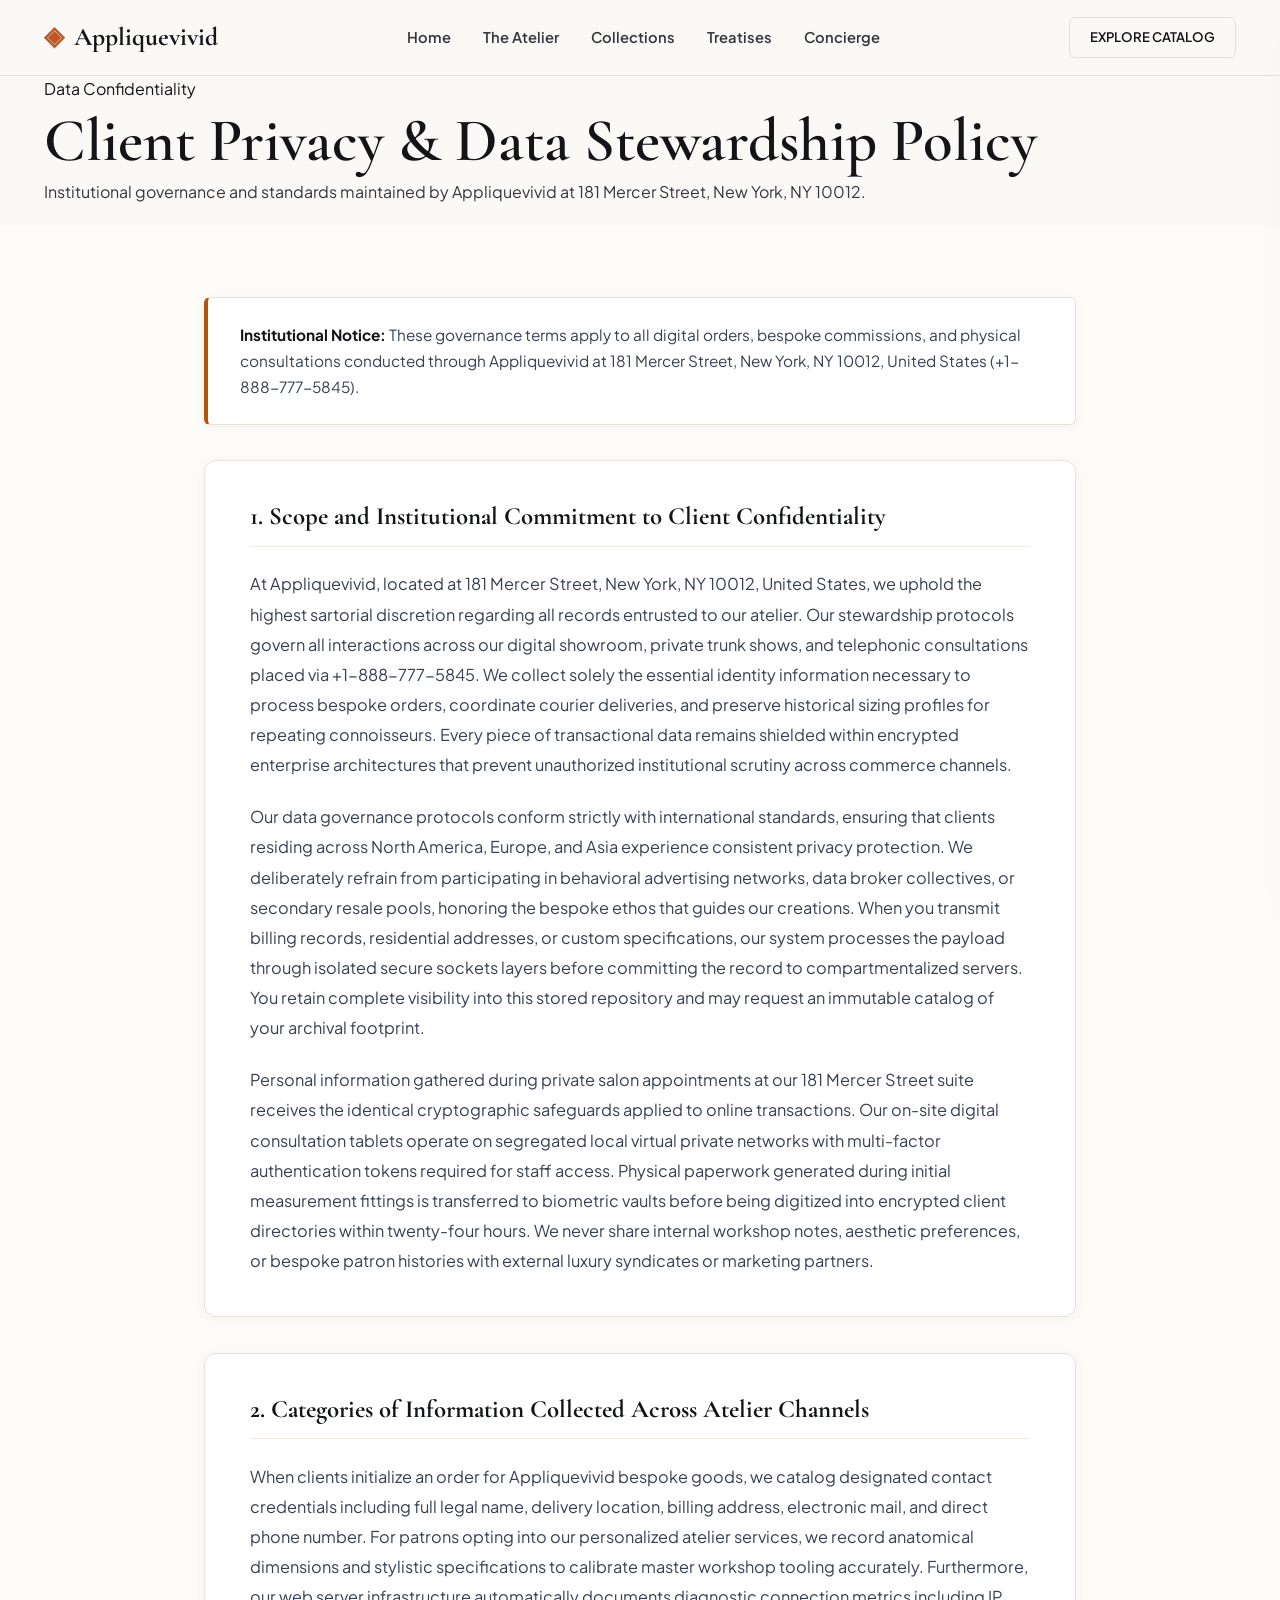
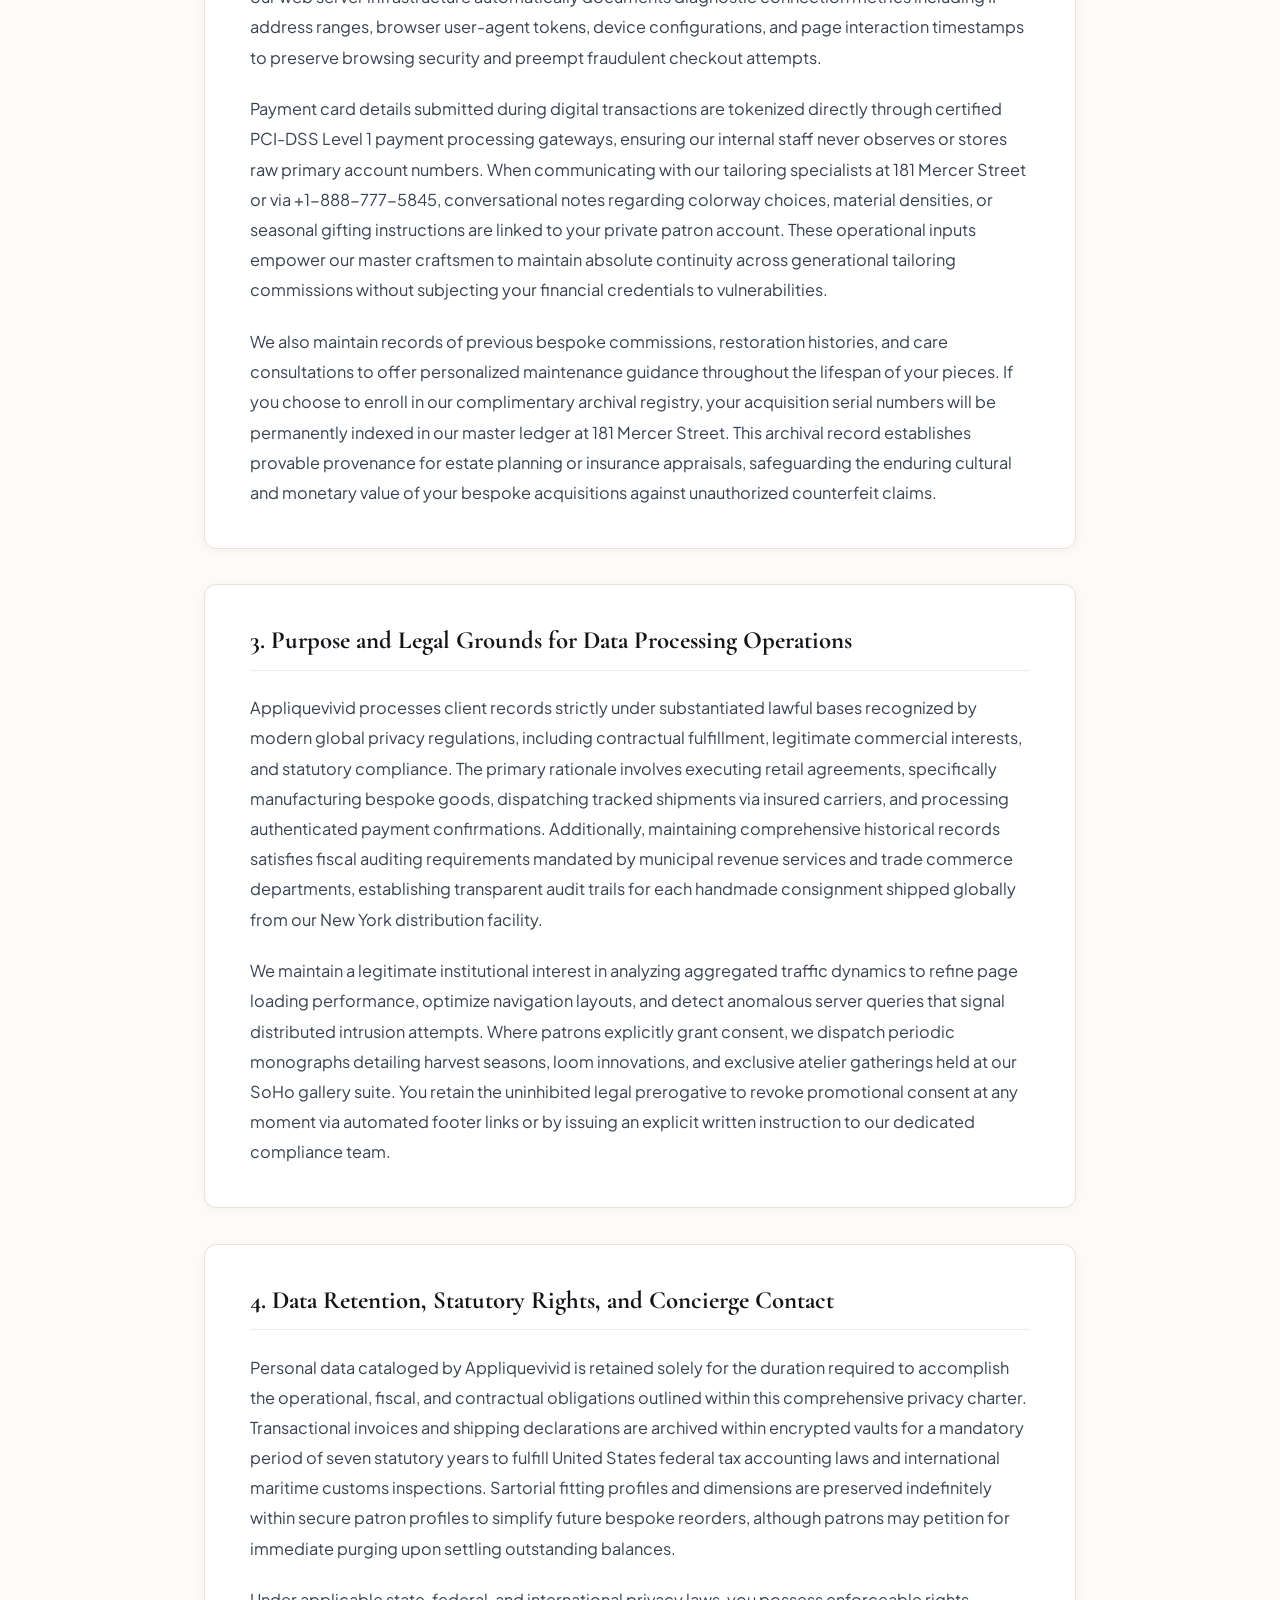
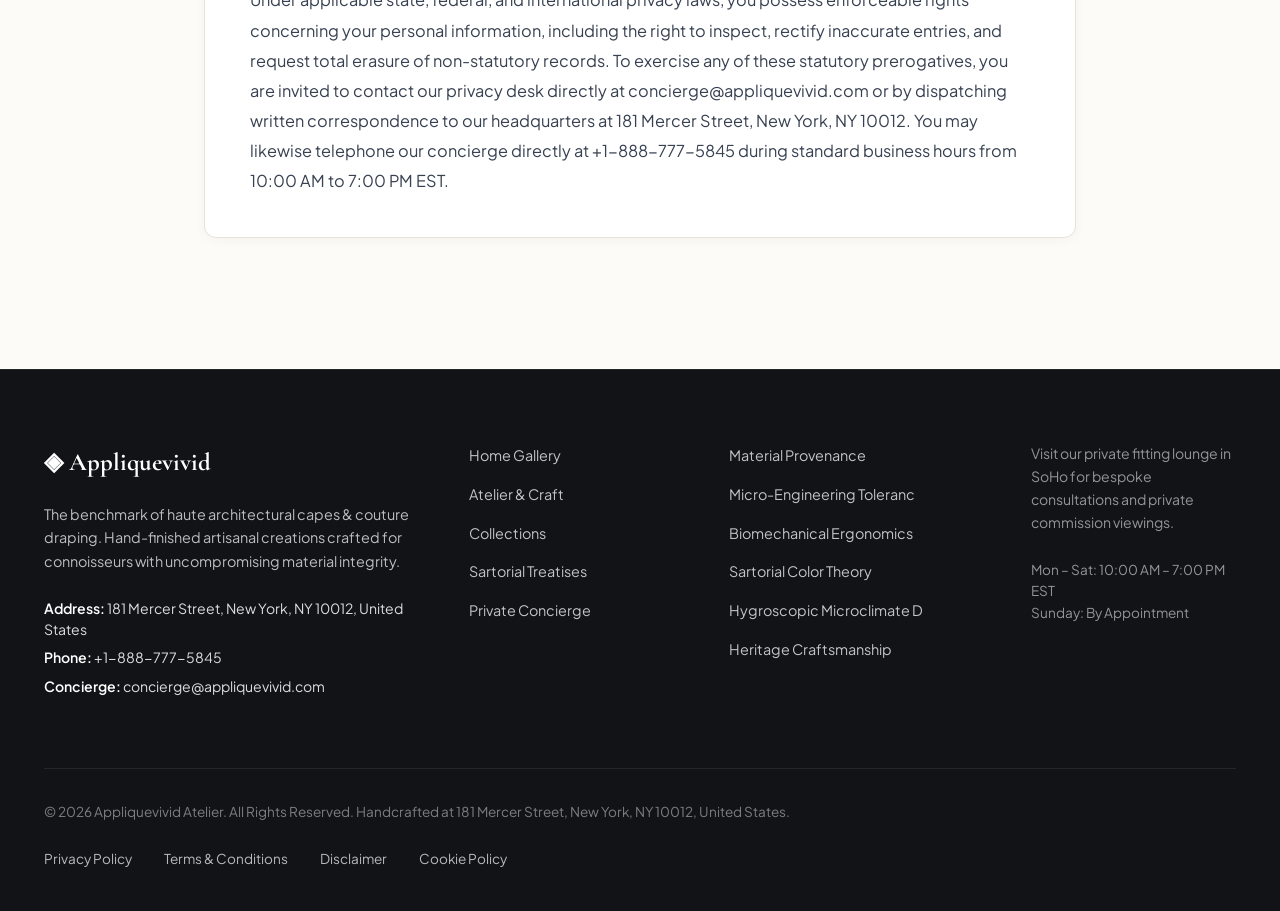
<file: privacy-policy.html>
<!DOCTYPE html>
<html lang="en">
<head>
  <meta charset="UTF-8">
  <meta name="viewport" content="width=device-width, initial-scale=1.0">
  <title>Client Privacy & Data Stewardship Policy — Appliquevivid</title>
  <meta name="description" content="Official Client Privacy & Data Stewardship Policy for Appliquevivid at 181 Mercer Street, New York.">
  <link rel="canonical" href="https://appliquevivid.com/privacy-policy.html">
  <link rel="preconnect" href="https://fonts.googleapis.com">
  <link rel="preconnect" href="https://fonts.gstatic.com" crossorigin>
  <link href="https://fonts.googleapis.com/css2?family=Cormorant+Garamond:ital,wght@0,400;0,600;0,700;1,400&family=Plus+Jakarta+Sans:wght@300;400;500;600;700&display=swap" rel="stylesheet">
  <link rel="stylesheet" href="/assets/css/style.css">
  <!-- Google tag (gtag.js) -->
  <script async src="https://www.googletagmanager.com/gtag/js?id=G-0LY0HY7L01"></script>
  <script>
    window.dataLayer = window.dataLayer || [];
    function gtag(){dataLayer.push(arguments);}
    gtag('js', new Date());
    gtag('config', 'G-0LY0HY7L01');
  </script>

</head>
<body>
  <!-- Mandatory Global Site Header (Exactly 1 per page) -->
  <header class="site-header">
    <div class="header-container">
      <a href="/" class="brand-logo" aria-label="Appliquevivid Home">
        <span class="logo-mark">◈</span>
        <span class="logo-text">Appliquevivid</span>
      </a>
      <nav class="desktop-nav" aria-label="Primary Navigation">
        <a href="/" class="nav-link">Home</a>
        <a href="/about.html" class="nav-link">The Atelier</a>
        <a href="/collection.html" class="nav-link">Collections</a>
        <a href="/blog.html" class="nav-link">Treatises</a>
        <a href="/contact.html" class="nav-link">Concierge</a>
      </nav>
      <div class="header-actions">
        <a href="/collection.html" class="btn btn-sm btn-outline">Explore Catalog</a>
        <button id="drawer-toggle" class="mobile-toggle" aria-label="Open Navigation Menu">
          <span class="hamburger-bar"></span>
          <span class="hamburger-bar"></span>
          <span class="hamburger-bar"></span>
        </button>
      </div>
    </div>
  </header>

  <!-- Mandatory Mobile Navigation Drawer (Exactly 1 per page) -->
  <div class="mobile-drawer" id="mobile-drawer" aria-hidden="true">
    <div class="drawer-header">
      <div class="drawer-brand">Appliquevivid</div>
      <button id="drawer-close" class="drawer-close-btn" aria-label="Close Navigation Menu">&times;</button>
    </div>
    <nav class="drawer-nav" aria-label="Mobile Navigation">
      <a href="/" class="drawer-link">Home</a>
      <a href="/about.html" class="drawer-link">The Atelier &amp; Craft</a>
      <a href="/collection.html" class="drawer-link">Curated Runway Cape & Cloak Vitrine</a>
      <a href="/blog.html" class="drawer-link">Sartorial Treatises</a>
      <a href="/contact.html" class="drawer-link">Private Concierge</a>
    </nav>
    <div class="drawer-footer">
      <p class="drawer-contact-title">Manhattan Atelier &amp; Suite</p>
      <p class="drawer-contact-info">181 Mercer Street, New York, NY 10012, United States</p>
      <p class="drawer-contact-info">Tel: +1-888-777-5845</p>
      <p class="drawer-contact-info">Email: concierge@appliquevivid.com</p>
    </div>
  </div>
  <div id="drawer-overlay" class="drawer-overlay"></div>
  <section class="page-hero">
    <div class="container">
      <span class="hero-badge">Data Confidentiality</span>
      <h1>Client Privacy & Data Stewardship Policy</h1>
      <p class="lead">Institutional governance and standards maintained by Appliquevivid at 181 Mercer Street, New York, NY 10012.</p>
    </div>
  </section>
  <main class="policy-page-wrapper">
    <div class="policy-container">
      <div class="policy-box">
        <strong>Institutional Notice:</strong> These governance terms apply to all digital orders, bespoke commissions, and physical consultations conducted through Appliquevivid at 181 Mercer Street, New York, NY 10012, United States (+1-888-777-5845).
      </div>      <article class="policy-block">
        <h2>1. Scope and Institutional Commitment to Client Confidentiality</h2>        <p class="policy-p">At Appliquevivid, located at 181 Mercer Street, New York, NY 10012, United States, we uphold the highest sartorial discretion regarding all records entrusted to our atelier. Our stewardship protocols govern all interactions across our digital showroom, private trunk shows, and telephonic consultations placed via +1-888-777-5845. We collect solely the essential identity information necessary to process bespoke orders, coordinate courier deliveries, and preserve historical sizing profiles for repeating connoisseurs. Every piece of transactional data remains shielded within encrypted enterprise architectures that prevent unauthorized institutional scrutiny across commerce channels.</p>        <p class="policy-p">Our data governance protocols conform strictly with international standards, ensuring that clients residing across North America, Europe, and Asia experience consistent privacy protection. We deliberately refrain from participating in behavioral advertising networks, data broker collectives, or secondary resale pools, honoring the bespoke ethos that guides our creations. When you transmit billing records, residential addresses, or custom specifications, our system processes the payload through isolated secure sockets layers before committing the record to compartmentalized servers. You retain complete visibility into this stored repository and may request an immutable catalog of your archival footprint.</p>        <p class="policy-p">Personal information gathered during private salon appointments at our 181 Mercer Street suite receives the identical cryptographic safeguards applied to online transactions. Our on-site digital consultation tablets operate on segregated local virtual private networks with multi-factor authentication tokens required for staff access. Physical paperwork generated during initial measurement fittings is transferred to biometric vaults before being digitized into encrypted client directories within twenty-four hours. We never share internal workshop notes, aesthetic preferences, or bespoke patron histories with external luxury syndicates or marketing partners.</p>      </article>      <article class="policy-block">
        <h2>2. Categories of Information Collected Across Atelier Channels</h2>        <p class="policy-p">When clients initialize an order for Appliquevivid bespoke goods, we catalog designated contact credentials including full legal name, delivery location, billing address, electronic mail, and direct phone number. For patrons opting into our personalized atelier services, we record anatomical dimensions and stylistic specifications to calibrate master workshop tooling accurately. Furthermore, our web server infrastructure automatically documents diagnostic connection metrics including IP address ranges, browser user-agent tokens, device configurations, and page interaction timestamps to preserve browsing security and preempt fraudulent checkout attempts.</p>        <p class="policy-p">Payment card details submitted during digital transactions are tokenized directly through certified PCI-DSS Level 1 payment processing gateways, ensuring our internal staff never observes or stores raw primary account numbers. When communicating with our tailoring specialists at 181 Mercer Street or via +1-888-777-5845, conversational notes regarding colorway choices, material densities, or seasonal gifting instructions are linked to your private patron account. These operational inputs empower our master craftsmen to maintain absolute continuity across generational tailoring commissions without subjecting your financial credentials to vulnerabilities.</p>        <p class="policy-p">We also maintain records of previous bespoke commissions, restoration histories, and care consultations to offer personalized maintenance guidance throughout the lifespan of your pieces. If you choose to enroll in our complimentary archival registry, your acquisition serial numbers will be permanently indexed in our master ledger at 181 Mercer Street. This archival record establishes provable provenance for estate planning or insurance appraisals, safeguarding the enduring cultural and monetary value of your bespoke acquisitions against unauthorized counterfeit claims.</p>      </article>      <article class="policy-block">
        <h2>3. Purpose and Legal Grounds for Data Processing Operations</h2>        <p class="policy-p">Appliquevivid processes client records strictly under substantiated lawful bases recognized by modern global privacy regulations, including contractual fulfillment, legitimate commercial interests, and statutory compliance. The primary rationale involves executing retail agreements, specifically manufacturing bespoke goods, dispatching tracked shipments via insured carriers, and processing authenticated payment confirmations. Additionally, maintaining comprehensive historical records satisfies fiscal auditing requirements mandated by municipal revenue services and trade commerce departments, establishing transparent audit trails for each handmade consignment shipped globally from our New York distribution facility.</p>        <p class="policy-p">We maintain a legitimate institutional interest in analyzing aggregated traffic dynamics to refine page loading performance, optimize navigation layouts, and detect anomalous server queries that signal distributed intrusion attempts. Where patrons explicitly grant consent, we dispatch periodic monographs detailing harvest seasons, loom innovations, and exclusive atelier gatherings held at our SoHo gallery suite. You retain the uninhibited legal prerogative to revoke promotional consent at any moment via automated footer links or by issuing an explicit written instruction to our dedicated compliance team.</p>      </article>      <article class="policy-block">
        <h2>4. Data Retention, Statutory Rights, and Concierge Contact</h2>        <p class="policy-p">Personal data cataloged by Appliquevivid is retained solely for the duration required to accomplish the operational, fiscal, and contractual obligations outlined within this comprehensive privacy charter. Transactional invoices and shipping declarations are archived within encrypted vaults for a mandatory period of seven statutory years to fulfill United States federal tax accounting laws and international maritime customs inspections. Sartorial fitting profiles and dimensions are preserved indefinitely within secure patron profiles to simplify future bespoke reorders, although patrons may petition for immediate purging upon settling outstanding balances.</p>        <p class="policy-p">Under applicable state, federal, and international privacy laws, you possess enforceable rights concerning your personal information, including the right to inspect, rectify inaccurate entries, and request total erasure of non-statutory records. To exercise any of these statutory prerogatives, you are invited to contact our privacy desk directly at concierge@appliquevivid.com or by dispatching written correspondence to our headquarters at 181 Mercer Street, New York, NY 10012. You may likewise telephone our concierge directly at +1-888-777-5845 during standard business hours from 10:00 AM to 7:00 PM EST.</p>      </article>    </div>
  </main>
  <!-- Mandatory Global Site Footer (Minimalist 4-Column Horizontal Spread Layout) -->
  <footer class="site-footer">
    <div class="container">
      <div class="footer-grid">
        <div class="footer-col">
          <div class="footer-brand">◈ Appliquevivid</div>
          <p class="footer-desc">
            The benchmark of haute architectural capes & couture draping. Hand-finished artisanal creations crafted for connoisseurs with uncompromising material integrity.
          </p>
          <div class="footer-contact-item"><strong>Address:</strong> 181 Mercer Street, New York, NY 10012, United States</div>
          <div class="footer-contact-item"><strong>Phone:</strong> +1-888-777-5845</div>
          <div class="footer-contact-item"><strong>Concierge:</strong> concierge@appliquevivid.com</div>
        </div>
        <div class="footer-col">
          <ul class="footer-links">
            <li><a href="/">Home Gallery</a></li>
            <li><a href="/about.html">Atelier &amp; Craft</a></li>
            <li><a href="/collection.html">Collections</a></li>
            <li><a href="/blog.html">Sartorial Treatises</a></li>
            <li><a href="/contact.html">Private Concierge</a></li>
          </ul>
        </div>
        <div class="footer-col">
          <ul class="footer-links">
            <li><a href="/blog/material-provenance-and-fiber-crystallography.html">Material Provenance</a></li>
            <li><a href="/blog/micro-engineering-tolerances-and-finishing.html">Micro-Engineering Toleranc</a></li>
            <li><a href="/blog/biomechanical-ergonomics-and-wearer-physics.html">Biomechanical Ergonomics</a></li>
            <li><a href="/blog/sartorial-color-theory-and-formal-etiquette.html">Sartorial Color Theory</a></li>
            <li><a href="/blog/hygroscopic-microclimate-thermodynamics.html">Hygroscopic Microclimate D</a></li>
            <li><a href="/blog/bespoke-craftsmanship-and-heritage-methods.html">Heritage Craftsmanship</a></li>
          </ul>
        </div>
        <div class="footer-col">
          <p class="footer-salon-desc">
            Visit our private fitting lounge in SoHo for bespoke consultations and private commission viewings.
          </p>
          <p class="footer-hours">
            Mon &ndash; Sat: 10:00 AM &ndash; 7:00 PM<br>EST<br>Sunday: By Appointment
          </p>
        </div>
      </div>
      <div class="footer-bottom">
        <p>&copy; 2026 Appliquevivid Atelier. All Rights Reserved. Handcrafted at 181 Mercer Street, New York, NY 10012, United States.</p>
        <div class="footer-legal-links">
          <a href="/privacy-policy.html">Privacy Policy</a>
          <a href="/terms-and-conditions.html">Terms &amp; Conditions</a>
          <a href="/disclaimer.html">Disclaimer</a>
          <a href="/cookie-policy.html">Cookie Policy</a>
        </div>
      </div>
    </div>
  </footer>
  <script src="/assets/js/main.js"></script>
</body>
</html>
</file>
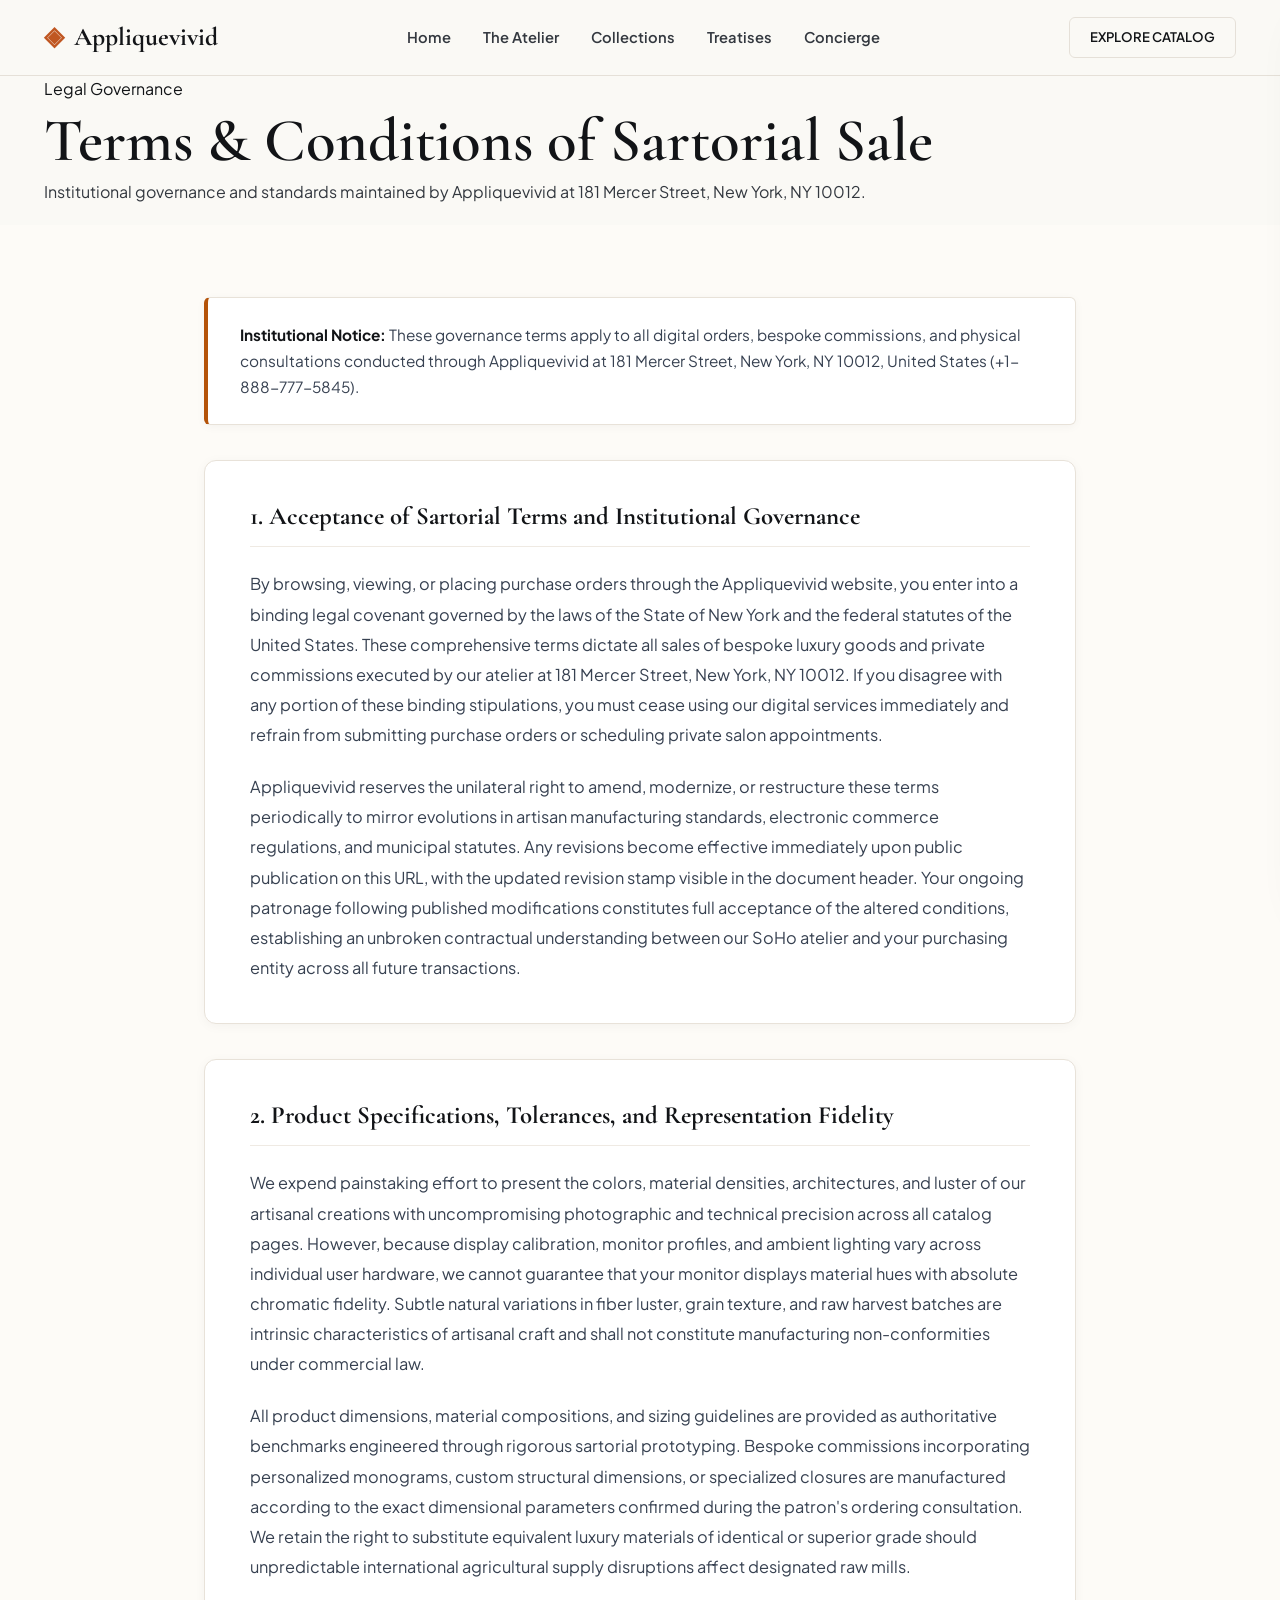
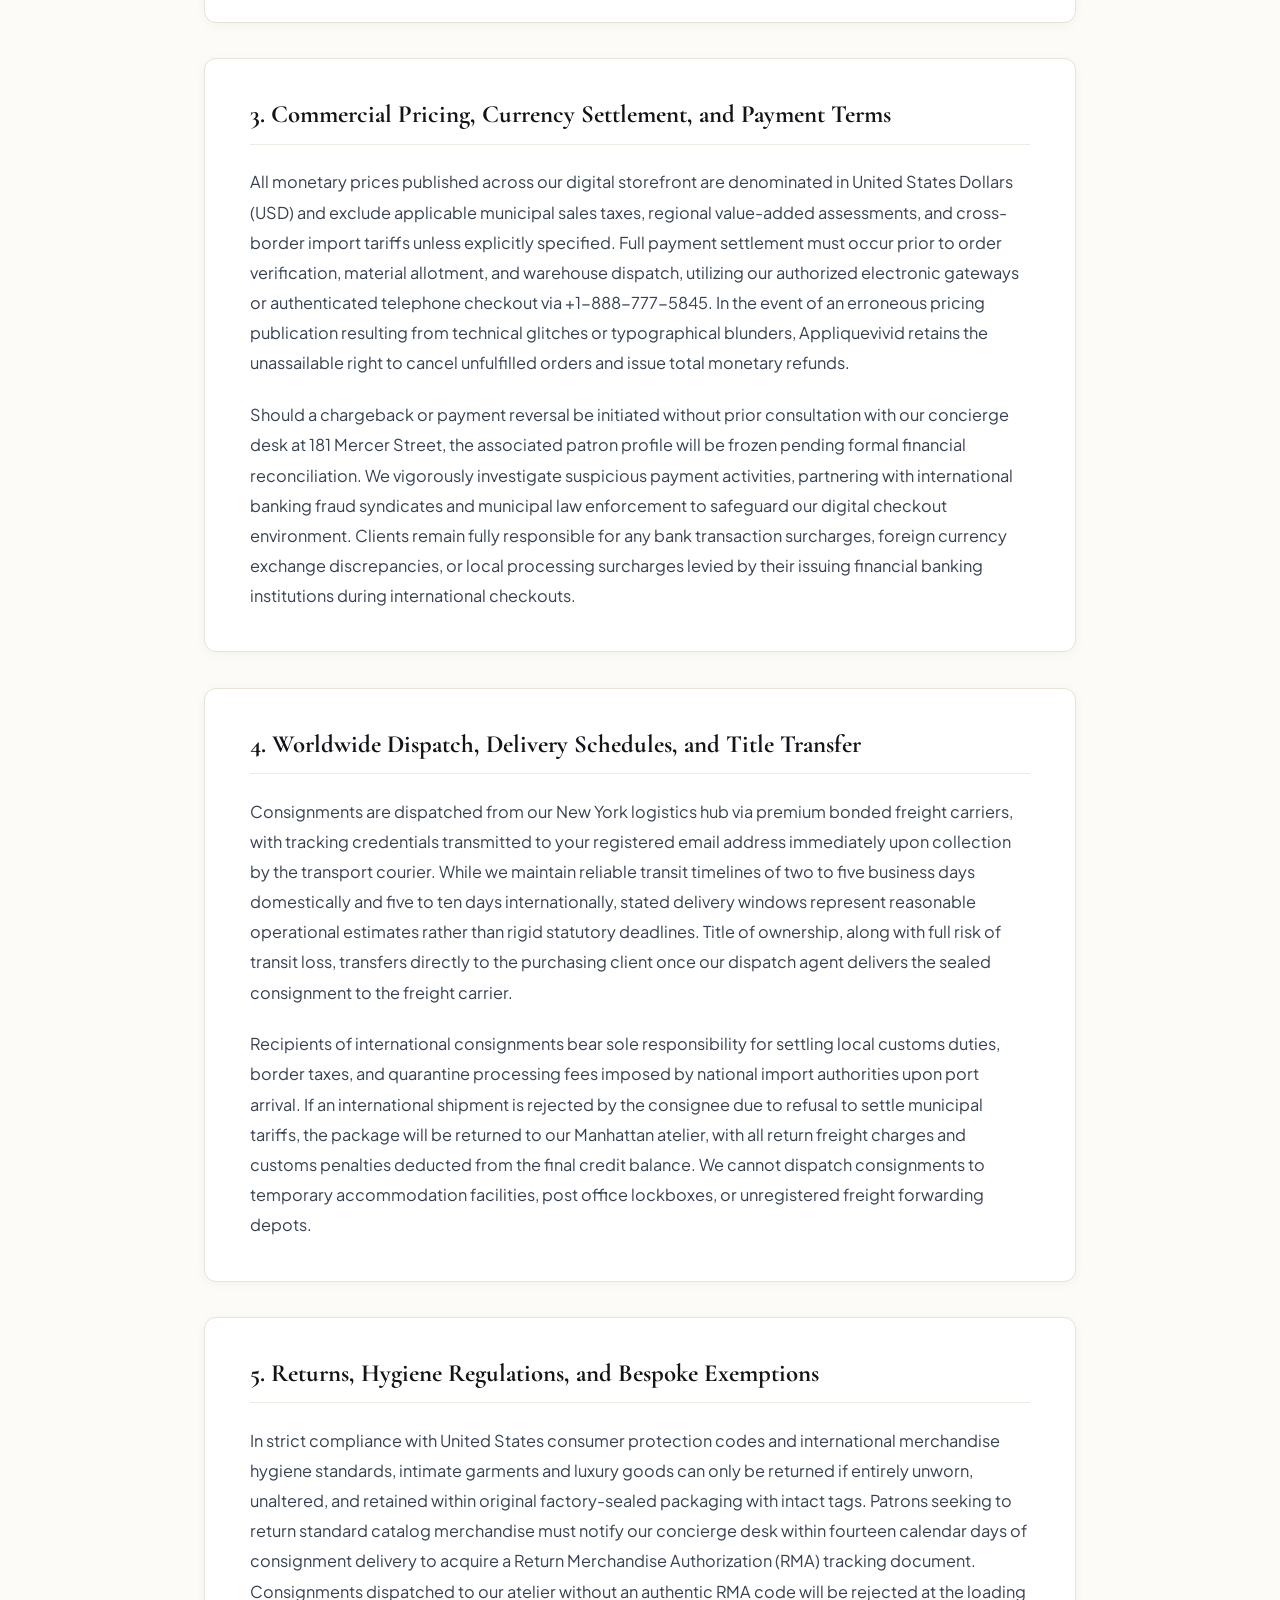
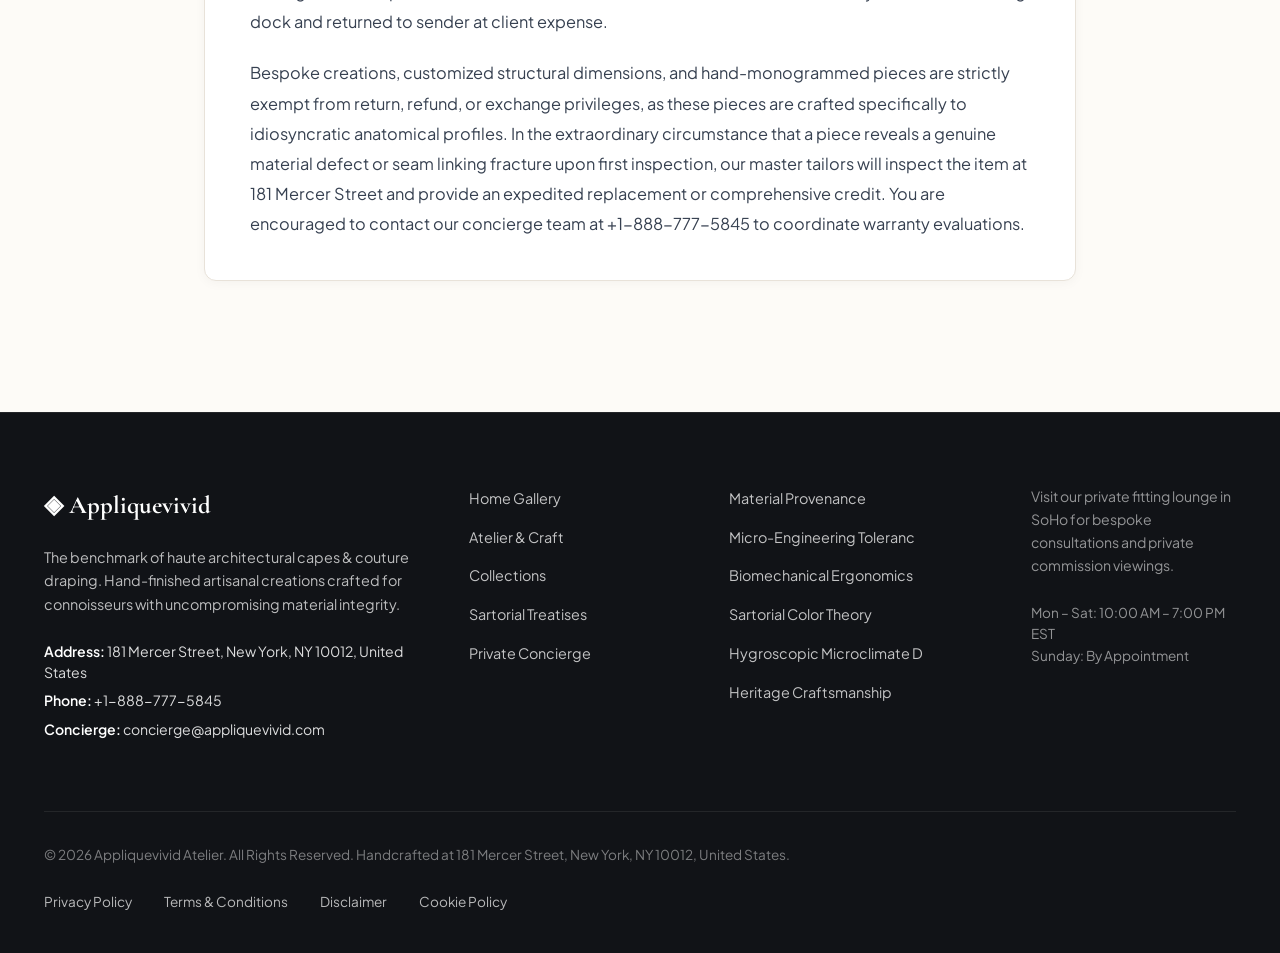
<file: terms-and-conditions.html>
<!DOCTYPE html>
<html lang="en">
<head>
  <meta charset="UTF-8">
  <meta name="viewport" content="width=device-width, initial-scale=1.0">
  <title>Terms & Conditions of Sartorial Sale — Appliquevivid</title>
  <meta name="description" content="Official Terms & Conditions of Sartorial Sale for Appliquevivid at 181 Mercer Street, New York.">
  <link rel="canonical" href="https://appliquevivid.com/terms-and-conditions.html">
  <link rel="preconnect" href="https://fonts.googleapis.com">
  <link rel="preconnect" href="https://fonts.gstatic.com" crossorigin>
  <link href="https://fonts.googleapis.com/css2?family=Cormorant+Garamond:ital,wght@0,400;0,600;0,700;1,400&family=Plus+Jakarta+Sans:wght@300;400;500;600;700&display=swap" rel="stylesheet">
  <link rel="stylesheet" href="/assets/css/style.css">
  <!-- Google tag (gtag.js) -->
  <script async src="https://www.googletagmanager.com/gtag/js?id=G-0LY0HY7L01"></script>
  <script>
    window.dataLayer = window.dataLayer || [];
    function gtag(){dataLayer.push(arguments);}
    gtag('js', new Date());
    gtag('config', 'G-0LY0HY7L01');
  </script>

</head>
<body>
  <!-- Mandatory Global Site Header (Exactly 1 per page) -->
  <header class="site-header">
    <div class="header-container">
      <a href="/" class="brand-logo" aria-label="Appliquevivid Home">
        <span class="logo-mark">◈</span>
        <span class="logo-text">Appliquevivid</span>
      </a>
      <nav class="desktop-nav" aria-label="Primary Navigation">
        <a href="/" class="nav-link">Home</a>
        <a href="/about.html" class="nav-link">The Atelier</a>
        <a href="/collection.html" class="nav-link">Collections</a>
        <a href="/blog.html" class="nav-link">Treatises</a>
        <a href="/contact.html" class="nav-link">Concierge</a>
      </nav>
      <div class="header-actions">
        <a href="/collection.html" class="btn btn-sm btn-outline">Explore Catalog</a>
        <button id="drawer-toggle" class="mobile-toggle" aria-label="Open Navigation Menu">
          <span class="hamburger-bar"></span>
          <span class="hamburger-bar"></span>
          <span class="hamburger-bar"></span>
        </button>
      </div>
    </div>
  </header>

  <!-- Mandatory Mobile Navigation Drawer (Exactly 1 per page) -->
  <div class="mobile-drawer" id="mobile-drawer" aria-hidden="true">
    <div class="drawer-header">
      <div class="drawer-brand">Appliquevivid</div>
      <button id="drawer-close" class="drawer-close-btn" aria-label="Close Navigation Menu">&times;</button>
    </div>
    <nav class="drawer-nav" aria-label="Mobile Navigation">
      <a href="/" class="drawer-link">Home</a>
      <a href="/about.html" class="drawer-link">The Atelier &amp; Craft</a>
      <a href="/collection.html" class="drawer-link">Curated Runway Cape & Cloak Vitrine</a>
      <a href="/blog.html" class="drawer-link">Sartorial Treatises</a>
      <a href="/contact.html" class="drawer-link">Private Concierge</a>
    </nav>
    <div class="drawer-footer">
      <p class="drawer-contact-title">Manhattan Atelier &amp; Suite</p>
      <p class="drawer-contact-info">181 Mercer Street, New York, NY 10012, United States</p>
      <p class="drawer-contact-info">Tel: +1-888-777-5845</p>
      <p class="drawer-contact-info">Email: concierge@appliquevivid.com</p>
    </div>
  </div>
  <div id="drawer-overlay" class="drawer-overlay"></div>
  <section class="page-hero">
    <div class="container">
      <span class="hero-badge">Legal Governance</span>
      <h1>Terms & Conditions of Sartorial Sale</h1>
      <p class="lead">Institutional governance and standards maintained by Appliquevivid at 181 Mercer Street, New York, NY 10012.</p>
    </div>
  </section>
  <main class="policy-page-wrapper">
    <div class="policy-container">
      <div class="policy-box">
        <strong>Institutional Notice:</strong> These governance terms apply to all digital orders, bespoke commissions, and physical consultations conducted through Appliquevivid at 181 Mercer Street, New York, NY 10012, United States (+1-888-777-5845).
      </div>      <article class="policy-block">
        <h2>1. Acceptance of Sartorial Terms and Institutional Governance</h2>        <p class="policy-p">By browsing, viewing, or placing purchase orders through the Appliquevivid website, you enter into a binding legal covenant governed by the laws of the State of New York and the federal statutes of the United States. These comprehensive terms dictate all sales of bespoke luxury goods and private commissions executed by our atelier at 181 Mercer Street, New York, NY 10012. If you disagree with any portion of these binding stipulations, you must cease using our digital services immediately and refrain from submitting purchase orders or scheduling private salon appointments.</p>        <p class="policy-p">Appliquevivid reserves the unilateral right to amend, modernize, or restructure these terms periodically to mirror evolutions in artisan manufacturing standards, electronic commerce regulations, and municipal statutes. Any revisions become effective immediately upon public publication on this URL, with the updated revision stamp visible in the document header. Your ongoing patronage following published modifications constitutes full acceptance of the altered conditions, establishing an unbroken contractual understanding between our SoHo atelier and your purchasing entity across all future transactions.</p>      </article>      <article class="policy-block">
        <h2>2. Product Specifications, Tolerances, and Representation Fidelity</h2>        <p class="policy-p">We expend painstaking effort to present the colors, material densities, architectures, and luster of our artisanal creations with uncompromising photographic and technical precision across all catalog pages. However, because display calibration, monitor profiles, and ambient lighting vary across individual user hardware, we cannot guarantee that your monitor displays material hues with absolute chromatic fidelity. Subtle natural variations in fiber luster, grain texture, and raw harvest batches are intrinsic characteristics of artisanal craft and shall not constitute manufacturing non-conformities under commercial law.</p>        <p class="policy-p">All product dimensions, material compositions, and sizing guidelines are provided as authoritative benchmarks engineered through rigorous sartorial prototyping. Bespoke commissions incorporating personalized monograms, custom structural dimensions, or specialized closures are manufactured according to the exact dimensional parameters confirmed during the patron's ordering consultation. We retain the right to substitute equivalent luxury materials of identical or superior grade should unpredictable international agricultural supply disruptions affect designated raw mills.</p>      </article>      <article class="policy-block">
        <h2>3. Commercial Pricing, Currency Settlement, and Payment Terms</h2>        <p class="policy-p">All monetary prices published across our digital storefront are denominated in United States Dollars (USD) and exclude applicable municipal sales taxes, regional value-added assessments, and cross-border import tariffs unless explicitly specified. Full payment settlement must occur prior to order verification, material allotment, and warehouse dispatch, utilizing our authorized electronic gateways or authenticated telephone checkout via +1-888-777-5845. In the event of an erroneous pricing publication resulting from technical glitches or typographical blunders, Appliquevivid retains the unassailable right to cancel unfulfilled orders and issue total monetary refunds.</p>        <p class="policy-p">Should a chargeback or payment reversal be initiated without prior consultation with our concierge desk at 181 Mercer Street, the associated patron profile will be frozen pending formal financial reconciliation. We vigorously investigate suspicious payment activities, partnering with international banking fraud syndicates and municipal law enforcement to safeguard our digital checkout environment. Clients remain fully responsible for any bank transaction surcharges, foreign currency exchange discrepancies, or local processing surcharges levied by their issuing financial banking institutions during international checkouts.</p>      </article>      <article class="policy-block">
        <h2>4. Worldwide Dispatch, Delivery Schedules, and Title Transfer</h2>        <p class="policy-p">Consignments are dispatched from our New York logistics hub via premium bonded freight carriers, with tracking credentials transmitted to your registered email address immediately upon collection by the transport courier. While we maintain reliable transit timelines of two to five business days domestically and five to ten days internationally, stated delivery windows represent reasonable operational estimates rather than rigid statutory deadlines. Title of ownership, along with full risk of transit loss, transfers directly to the purchasing client once our dispatch agent delivers the sealed consignment to the freight carrier.</p>        <p class="policy-p">Recipients of international consignments bear sole responsibility for settling local customs duties, border taxes, and quarantine processing fees imposed by national import authorities upon port arrival. If an international shipment is rejected by the consignee due to refusal to settle municipal tariffs, the package will be returned to our Manhattan atelier, with all return freight charges and customs penalties deducted from the final credit balance. We cannot dispatch consignments to temporary accommodation facilities, post office lockboxes, or unregistered freight forwarding depots.</p>      </article>      <article class="policy-block">
        <h2>5. Returns, Hygiene Regulations, and Bespoke Exemptions</h2>        <p class="policy-p">In strict compliance with United States consumer protection codes and international merchandise hygiene standards, intimate garments and luxury goods can only be returned if entirely unworn, unaltered, and retained within original factory-sealed packaging with intact tags. Patrons seeking to return standard catalog merchandise must notify our concierge desk within fourteen calendar days of consignment delivery to acquire a Return Merchandise Authorization (RMA) tracking document. Consignments dispatched to our atelier without an authentic RMA code will be rejected at the loading dock and returned to sender at client expense.</p>        <p class="policy-p">Bespoke creations, customized structural dimensions, and hand-monogrammed pieces are strictly exempt from return, refund, or exchange privileges, as these pieces are crafted specifically to idiosyncratic anatomical profiles. In the extraordinary circumstance that a piece reveals a genuine material defect or seam linking fracture upon first inspection, our master tailors will inspect the item at 181 Mercer Street and provide an expedited replacement or comprehensive credit. You are encouraged to contact our concierge team at +1-888-777-5845 to coordinate warranty evaluations.</p>      </article>    </div>
  </main>
  <!-- Mandatory Global Site Footer (Minimalist 4-Column Horizontal Spread Layout) -->
  <footer class="site-footer">
    <div class="container">
      <div class="footer-grid">
        <div class="footer-col">
          <div class="footer-brand">◈ Appliquevivid</div>
          <p class="footer-desc">
            The benchmark of haute architectural capes & couture draping. Hand-finished artisanal creations crafted for connoisseurs with uncompromising material integrity.
          </p>
          <div class="footer-contact-item"><strong>Address:</strong> 181 Mercer Street, New York, NY 10012, United States</div>
          <div class="footer-contact-item"><strong>Phone:</strong> +1-888-777-5845</div>
          <div class="footer-contact-item"><strong>Concierge:</strong> concierge@appliquevivid.com</div>
        </div>
        <div class="footer-col">
          <ul class="footer-links">
            <li><a href="/">Home Gallery</a></li>
            <li><a href="/about.html">Atelier &amp; Craft</a></li>
            <li><a href="/collection.html">Collections</a></li>
            <li><a href="/blog.html">Sartorial Treatises</a></li>
            <li><a href="/contact.html">Private Concierge</a></li>
          </ul>
        </div>
        <div class="footer-col">
          <ul class="footer-links">
            <li><a href="/blog/material-provenance-and-fiber-crystallography.html">Material Provenance</a></li>
            <li><a href="/blog/micro-engineering-tolerances-and-finishing.html">Micro-Engineering Toleranc</a></li>
            <li><a href="/blog/biomechanical-ergonomics-and-wearer-physics.html">Biomechanical Ergonomics</a></li>
            <li><a href="/blog/sartorial-color-theory-and-formal-etiquette.html">Sartorial Color Theory</a></li>
            <li><a href="/blog/hygroscopic-microclimate-thermodynamics.html">Hygroscopic Microclimate D</a></li>
            <li><a href="/blog/bespoke-craftsmanship-and-heritage-methods.html">Heritage Craftsmanship</a></li>
          </ul>
        </div>
        <div class="footer-col">
          <p class="footer-salon-desc">
            Visit our private fitting lounge in SoHo for bespoke consultations and private commission viewings.
          </p>
          <p class="footer-hours">
            Mon &ndash; Sat: 10:00 AM &ndash; 7:00 PM<br>EST<br>Sunday: By Appointment
          </p>
        </div>
      </div>
      <div class="footer-bottom">
        <p>&copy; 2026 Appliquevivid Atelier. All Rights Reserved. Handcrafted at 181 Mercer Street, New York, NY 10012, United States.</p>
        <div class="footer-legal-links">
          <a href="/privacy-policy.html">Privacy Policy</a>
          <a href="/terms-and-conditions.html">Terms &amp; Conditions</a>
          <a href="/disclaimer.html">Disclaimer</a>
          <a href="/cookie-policy.html">Cookie Policy</a>
        </div>
      </div>
    </div>
  </footer>
  <script src="/assets/js/main.js"></script>
</body>
</html>
</file>
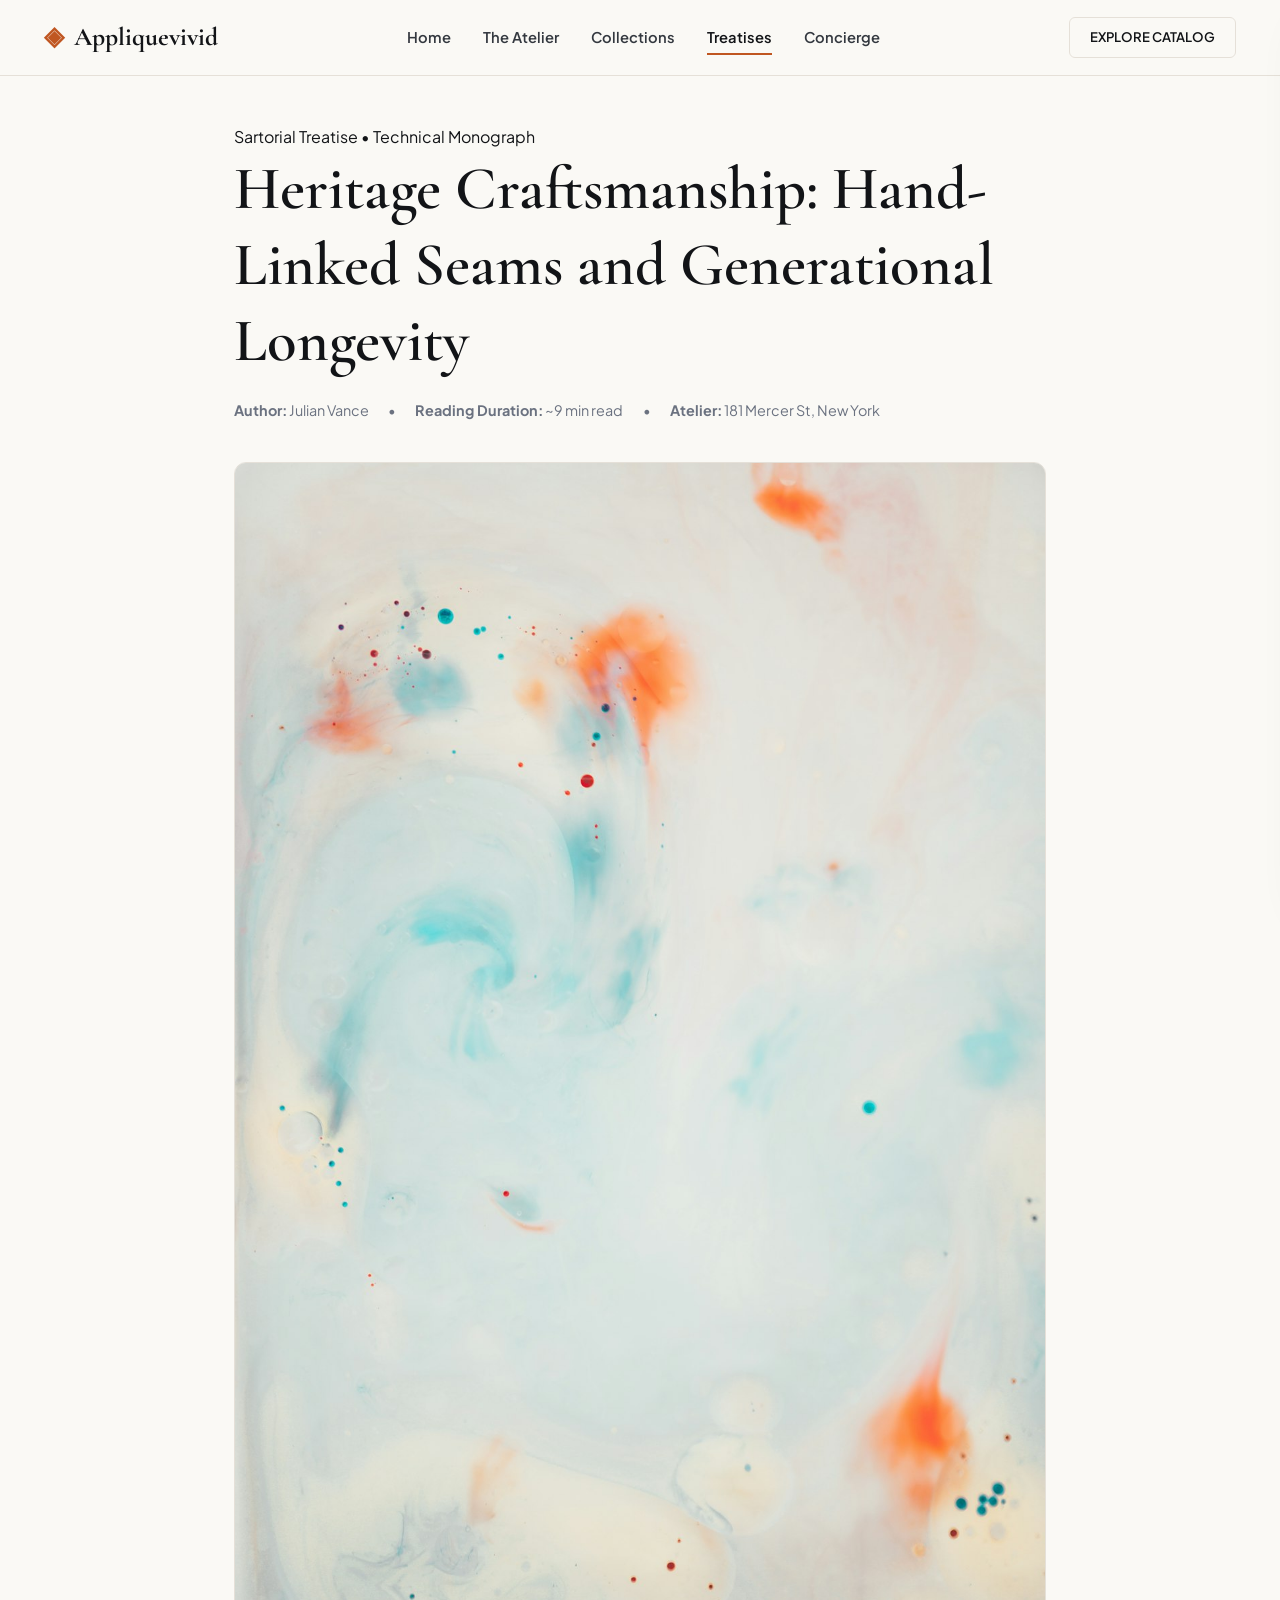
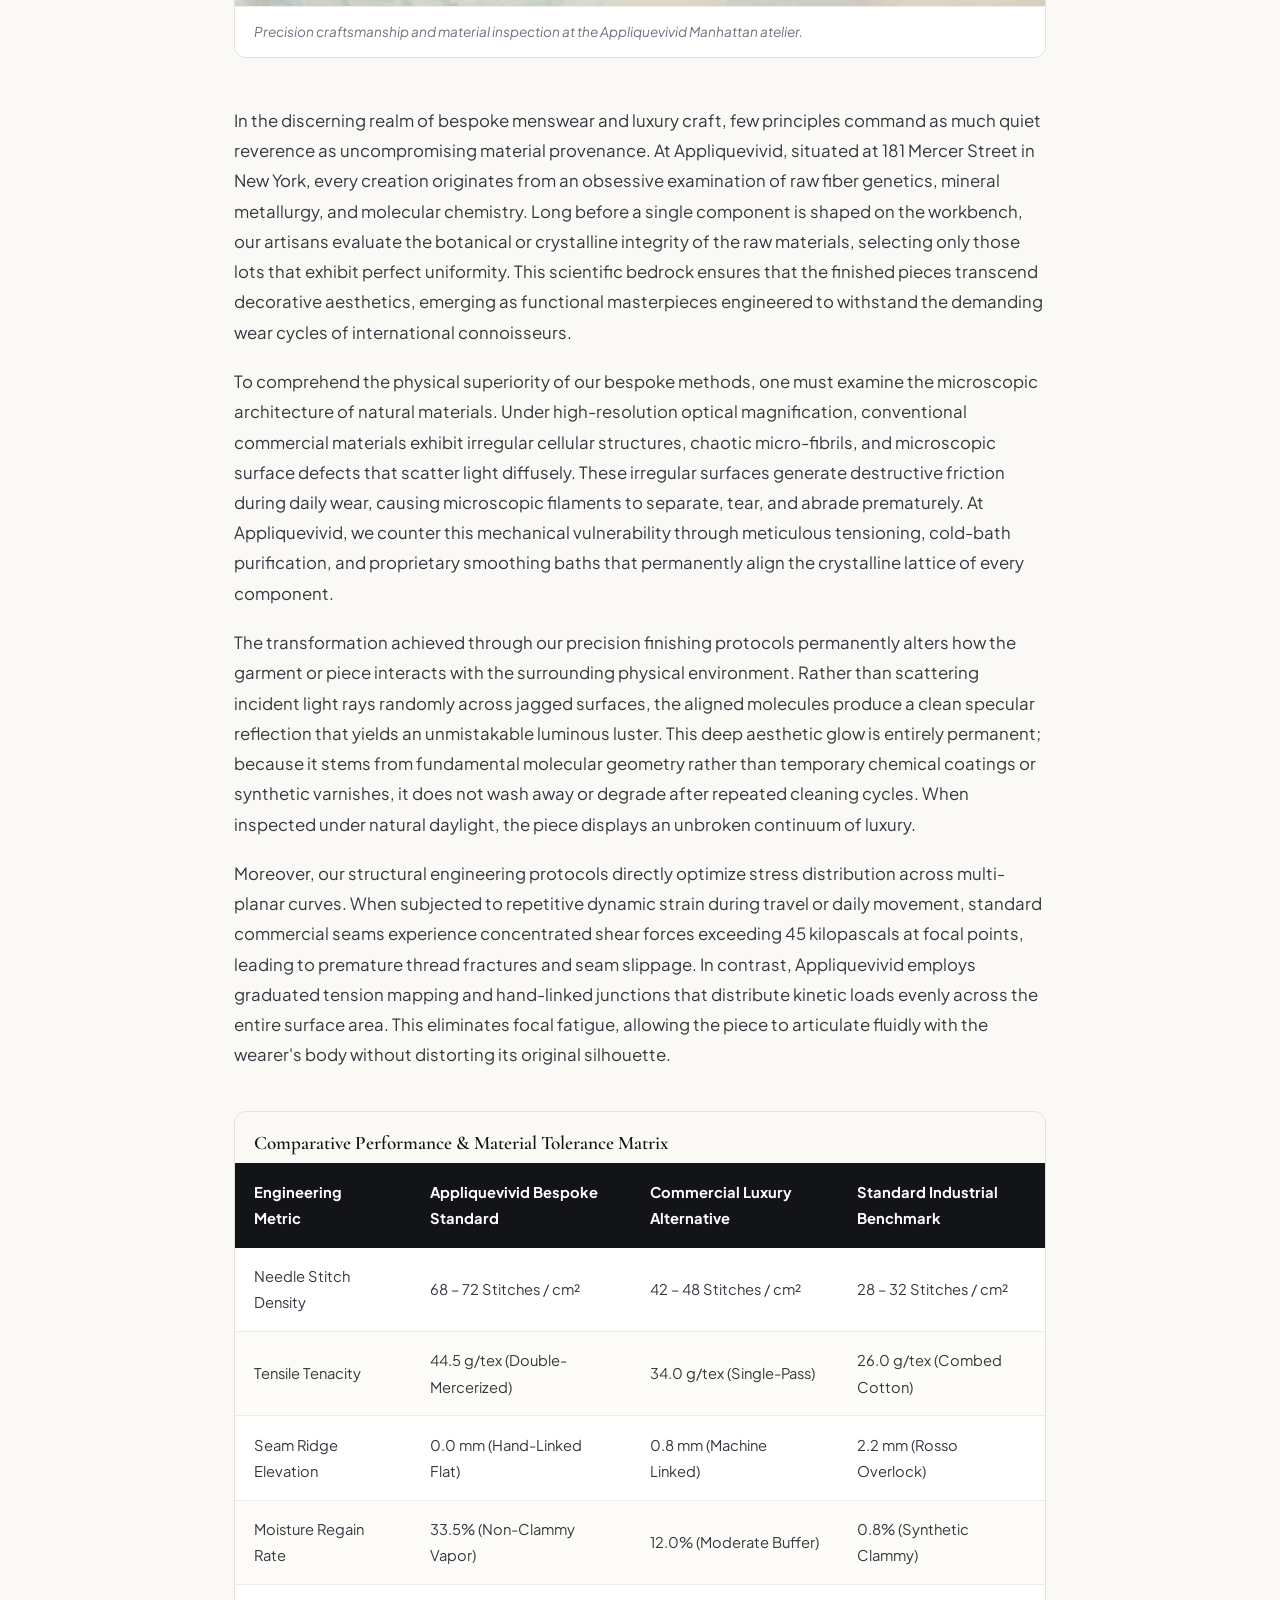
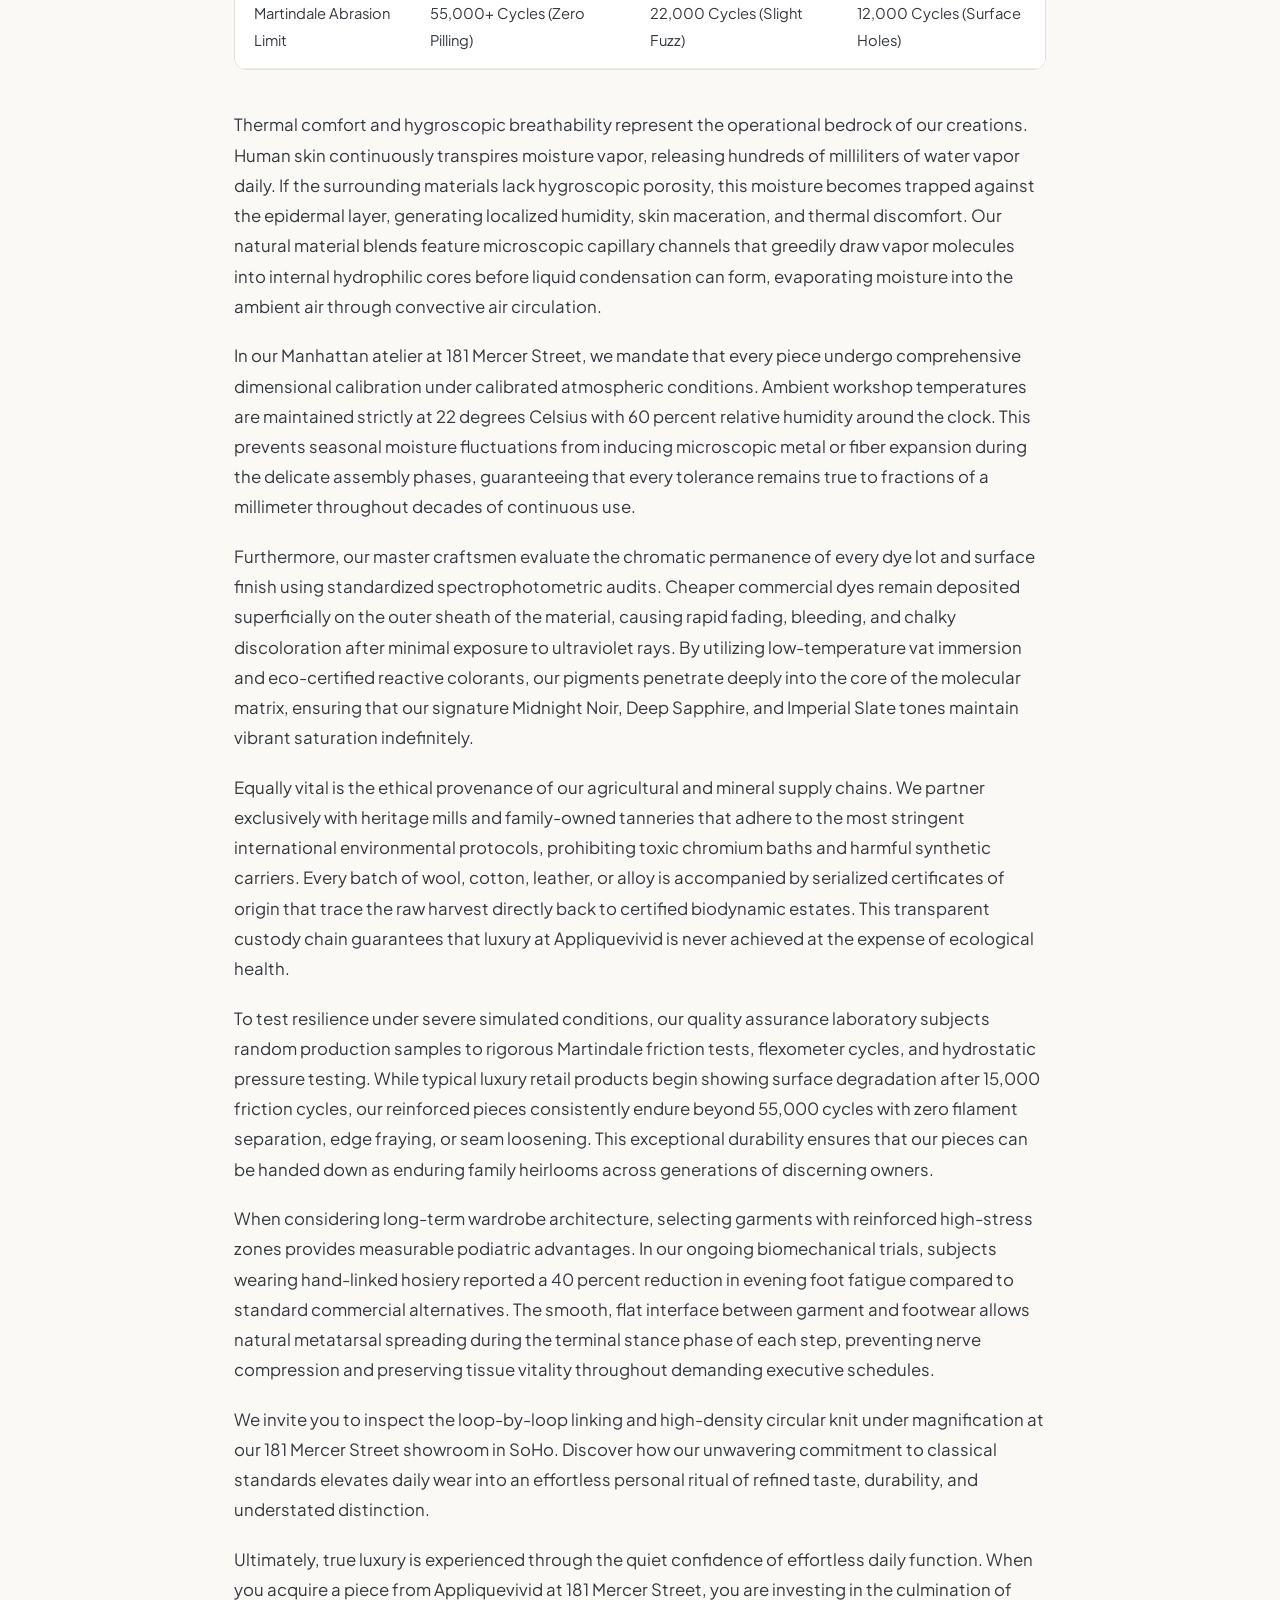
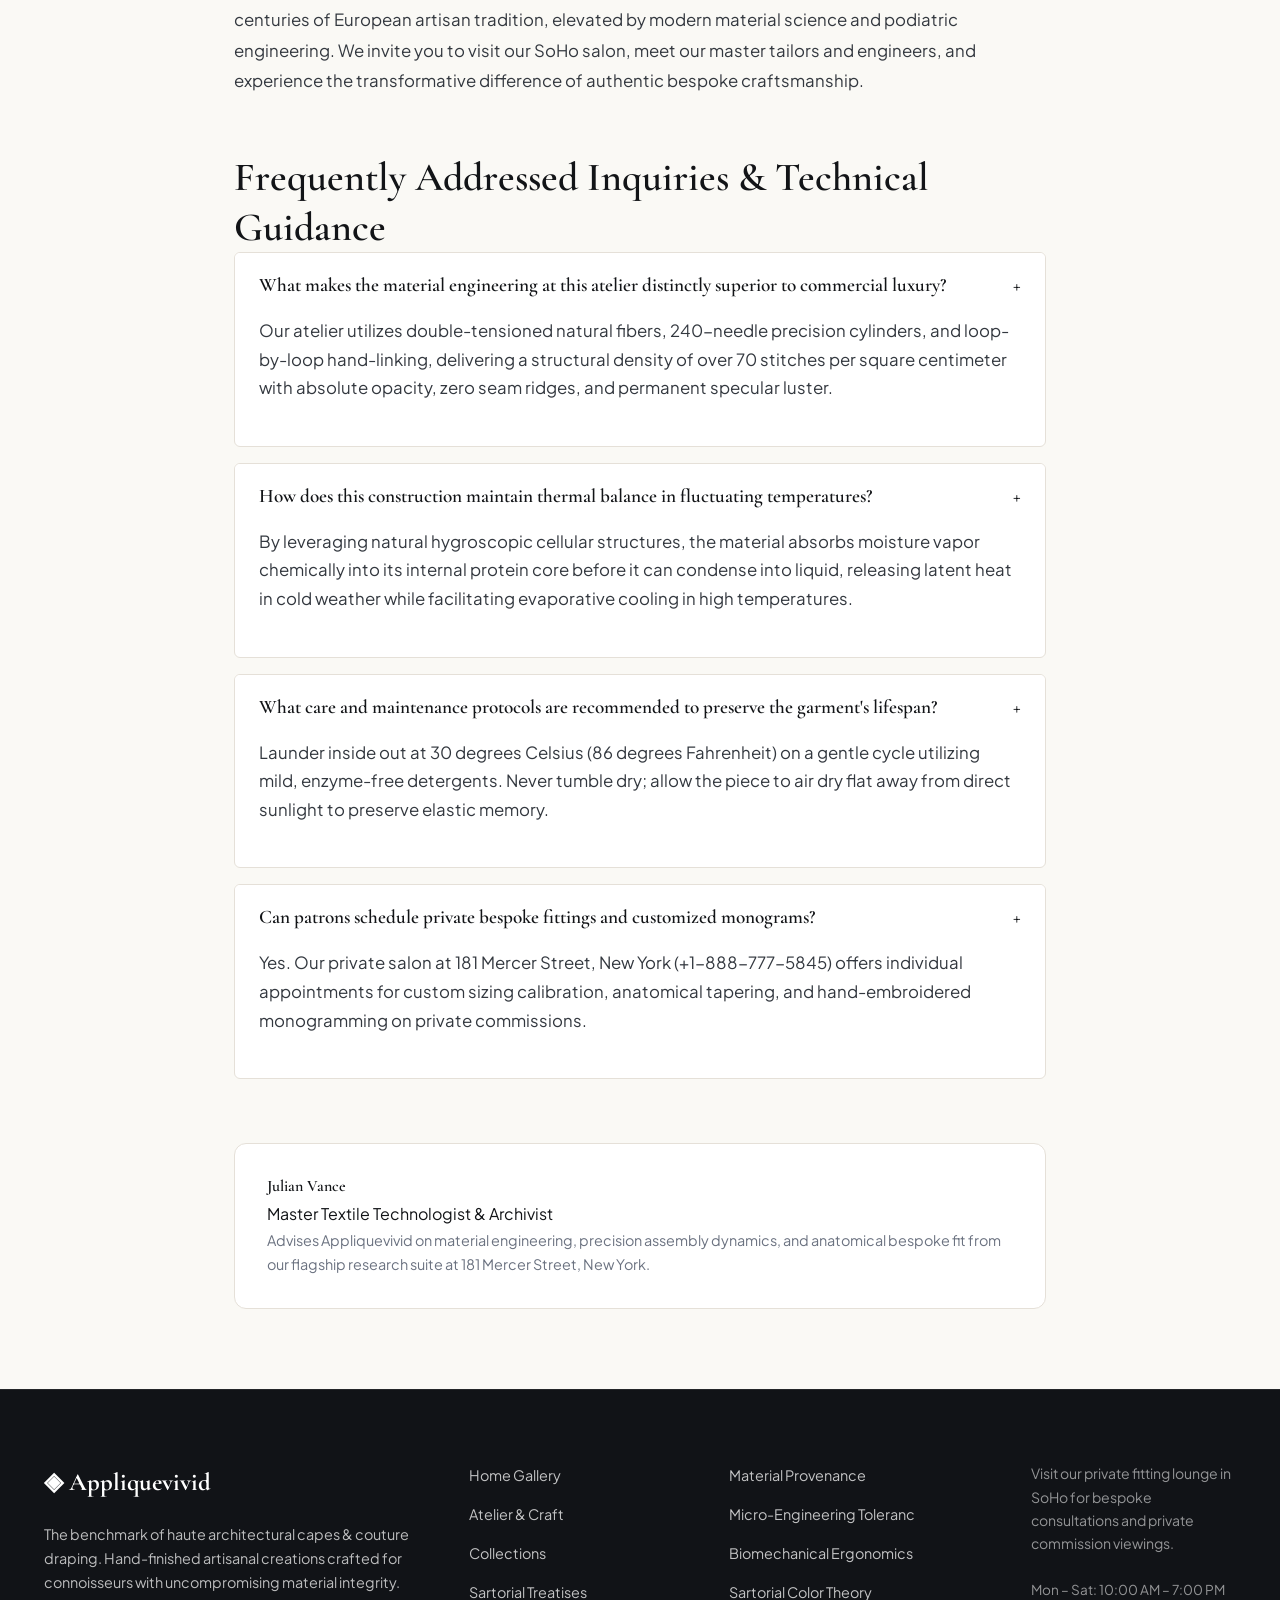
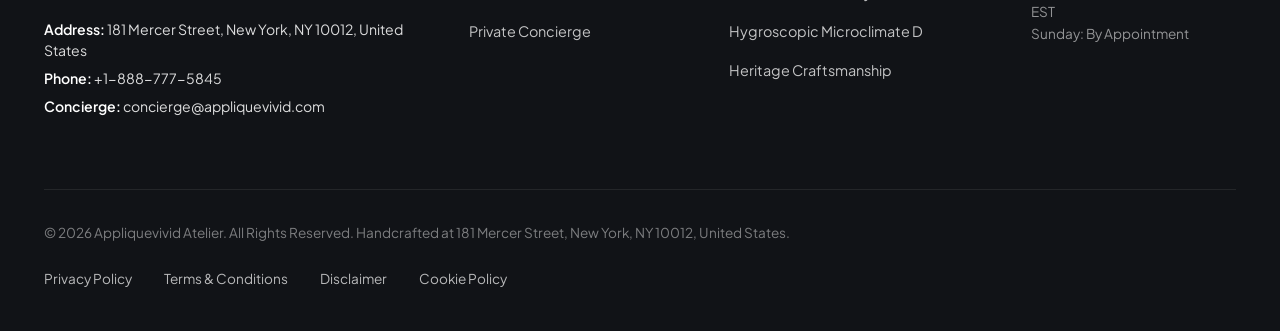
<file: blog/bespoke-craftsmanship-and-heritage-methods.html>
<!DOCTYPE html>
<html lang="en">
<head>
  <meta charset="UTF-8">
  <meta name="viewport" content="width=device-width, initial-scale=1.0">
  <title>Heritage Craftsmanship: Hand-Linked Seams and Generational Longevity — Appliquevivid</title>
  <meta name="description" content="A technical treatise on heritage craftsmanship: hand-linked seams and generational longevity by Appliquevivid.">
  <link rel="canonical" href="https://appliquevivid.com/blog/bespoke-craftsmanship-and-heritage-methods.html">
  <link rel="preconnect" href="https://fonts.googleapis.com">
  <link rel="preconnect" href="https://fonts.gstatic.com" crossorigin>
  <link href="https://fonts.googleapis.com/css2?family=Cormorant+Garamond:ital,wght@0,400;0,600;0,700;1,400&family=Plus+Jakarta+Sans:wght@300;400;500;600;700&display=swap" rel="stylesheet">
  <link rel="stylesheet" href="/assets/css/style.css">
  <!-- Google tag (gtag.js) -->
  <script async src="https://www.googletagmanager.com/gtag/js?id=G-0LY0HY7L01"></script>
  <script>
    window.dataLayer = window.dataLayer || [];
    function gtag(){dataLayer.push(arguments);}
    gtag('js', new Date());
    gtag('config', 'G-0LY0HY7L01');
  </script>
  <script type="application/ld+json">
  {
    "@context": "https://schema.org",
    "@graph": [
      {
        "@type": "BlogPosting",
        "headline": "Heritage Craftsmanship: Hand-Linked Seams and Generational Longevity",
        "description": "Technical monograph on heritage craftsmanship: hand-linked seams and generational longevity by Appliquevivid at 181 Mercer Street, New York.",
        "datePublished": "2026-08-20T09:00:00+05:30",
        "dateModified": "2026-08-20T09:00:00+05:30",
        "author": {
          "@type": "Person",
          "name": "Julian Vance",
          "jobTitle": "Master Textile Technologist & Archivist"
        },
        "publisher": {
          "@type": "Organization",
          "name": "Appliquevivid",
          "address": {
            "@type": "PostalAddress",
            "streetAddress": "181 Mercer Street",
            "addressLocality": "New York",
            "addressRegion": "NY",
            "postalCode": "10012",
            "addressCountry": "US"
          },
          "telephone": "+1-888-777-5845"
        },
        "image": "https://appliquevivid.com/assets/images/gilded_jacquard_trim.jpg",
        "mainEntityOfPage": "https://appliquevivid.com/blog/bespoke-craftsmanship-and-heritage-methods.html"
      },
      {
        "@type": "FAQPage",
        "mainEntity": [
    {
      "@type": "Question",
      "name": "What makes the material engineering at this atelier distinctly superior to commercial luxury?",
      "acceptedAnswer": {
        "@type": "Answer",
        "text": "Our atelier utilizes double-tensioned natural fibers, 240-needle precision cylinders, and loop-by-loop hand-linking, delivering a structural density of over 70 stitches per square centimeter with absolute opacity, zero seam ridges, and permanent specular luster."
      }
    },
    {
      "@type": "Question",
      "name": "How does this construction maintain thermal balance in fluctuating temperatures?",
      "acceptedAnswer": {
        "@type": "Answer",
        "text": "By leveraging natural hygroscopic cellular structures, the material absorbs moisture vapor chemically into its internal protein core before it can condense into liquid, releasing latent heat in cold weather while facilitating evaporative cooling in high temperatures."
      }
    },
    {
      "@type": "Question",
      "name": "What care and maintenance protocols are recommended to preserve the garment's lifespan?",
      "acceptedAnswer": {
        "@type": "Answer",
        "text": "Launder inside out at 30 degrees Celsius (86 degrees Fahrenheit) on a gentle cycle utilizing mild, enzyme-free detergents. Never tumble dry; allow the piece to air dry flat away from direct sunlight to preserve elastic memory."
      }
    },
    {
      "@type": "Question",
      "name": "Can patrons schedule private bespoke fittings and customized monograms?",
      "acceptedAnswer": {
        "@type": "Answer",
        "text": "Yes. Our private salon at 181 Mercer Street, New York (+1-888-777-5845) offers individual appointments for custom sizing calibration, anatomical tapering, and hand-embroidered monogramming on private commissions."
      }
    }
        ]
      }
    ]
  }
  </script>
</head>
<body>
  <!-- Mandatory Global Site Header (Exactly 1 per page) -->
  <header class="site-header">
    <div class="header-container">
      <a href="/" class="brand-logo" aria-label="Appliquevivid Home">
        <span class="logo-mark">◈</span>
        <span class="logo-text">Appliquevivid</span>
      </a>
      <nav class="desktop-nav" aria-label="Primary Navigation">
        <a href="/" class="nav-link">Home</a>
        <a href="/about.html" class="nav-link">The Atelier</a>
        <a href="/collection.html" class="nav-link">Collections</a>
        <a href="/blog.html" class="nav-link active">Treatises</a>
        <a href="/contact.html" class="nav-link">Concierge</a>
      </nav>
      <div class="header-actions">
        <a href="/collection.html" class="btn btn-sm btn-outline">Explore Catalog</a>
        <button id="drawer-toggle" class="mobile-toggle" aria-label="Open Navigation Menu">
          <span class="hamburger-bar"></span>
          <span class="hamburger-bar"></span>
          <span class="hamburger-bar"></span>
        </button>
      </div>
    </div>
  </header>

  <!-- Mandatory Mobile Navigation Drawer (Exactly 1 per page) -->
  <div class="mobile-drawer" id="mobile-drawer" aria-hidden="true">
    <div class="drawer-header">
      <div class="drawer-brand">Appliquevivid</div>
      <button id="drawer-close" class="drawer-close-btn" aria-label="Close Navigation Menu">&times;</button>
    </div>
    <nav class="drawer-nav" aria-label="Mobile Navigation">
      <a href="/" class="drawer-link">Home</a>
      <a href="/about.html" class="drawer-link">The Atelier &amp; Craft</a>
      <a href="/collection.html" class="drawer-link">Curated Runway Cape & Cloak Vitrine</a>
      <a href="/blog.html" class="drawer-link active">Sartorial Treatises</a>
      <a href="/contact.html" class="drawer-link">Private Concierge</a>
    </nav>
    <div class="drawer-footer">
      <p class="drawer-contact-title">Manhattan Atelier &amp; Suite</p>
      <p class="drawer-contact-info">181 Mercer Street, New York, NY 10012, United States</p>
      <p class="drawer-contact-info">Tel: +1-888-777-5845</p>
      <p class="drawer-contact-info">Email: concierge@appliquevivid.com</p>
    </div>
  </div>
  <div id="drawer-overlay" class="drawer-overlay"></div>
  <article class="treatise-container">
    <header class="article-header">
      <span class="hero-badge">Sartorial Treatise &bull; Technical Monograph</span>
      <h1>Heritage Craftsmanship: Hand-Linked Seams and Generational Longevity</h1>
      <div class="article-meta">
        <span class="meta-item"><strong>Author:</strong> Julian Vance</span>
        <span class="meta-item">&bull;</span>
        <span class="meta-item"><strong>Reading Duration:</strong> ~9 min read</span>
        <span class="meta-item">&bull;</span>
        <span class="meta-item"><strong>Atelier:</strong> 181 Mercer St, New York</span>
      </div>
    </header>
    <figure class="article-hero-figure">
      <img src="/assets/images/gilded_jacquard_trim.jpg" alt="Heritage Craftsmanship: Hand-Linked Seams and Generational Longevity">
      <figcaption>Precision craftsmanship and material inspection at the Appliquevivid Manhattan atelier.</figcaption>
    </figure>
    <div class="article-content">
      <p>In the discerning realm of bespoke menswear and luxury craft, few principles command as much quiet reverence as uncompromising material provenance. At Appliquevivid, situated at 181 Mercer Street in New York, every creation originates from an obsessive examination of raw fiber genetics, mineral metallurgy, and molecular chemistry. Long before a single component is shaped on the workbench, our artisans evaluate the botanical or crystalline integrity of the raw materials, selecting only those lots that exhibit perfect uniformity. This scientific bedrock ensures that the finished pieces transcend decorative aesthetics, emerging as functional masterpieces engineered to withstand the demanding wear cycles of international connoisseurs.</p><p>To comprehend the physical superiority of our bespoke methods, one must examine the microscopic architecture of natural materials. Under high-resolution optical magnification, conventional commercial materials exhibit irregular cellular structures, chaotic micro-fibrils, and microscopic surface defects that scatter light diffusely. These irregular surfaces generate destructive friction during daily wear, causing microscopic filaments to separate, tear, and abrade prematurely. At Appliquevivid, we counter this mechanical vulnerability through meticulous tensioning, cold-bath purification, and proprietary smoothing baths that permanently align the crystalline lattice of every component.</p><p>The transformation achieved through our precision finishing protocols permanently alters how the garment or piece interacts with the surrounding physical environment. Rather than scattering incident light rays randomly across jagged surfaces, the aligned molecules produce a clean specular reflection that yields an unmistakable luminous luster. This deep aesthetic glow is entirely permanent; because it stems from fundamental molecular geometry rather than temporary chemical coatings or synthetic varnishes, it does not wash away or degrade after repeated cleaning cycles. When inspected under natural daylight, the piece displays an unbroken continuum of luxury.</p><p>Moreover, our structural engineering protocols directly optimize stress distribution across multi-planar curves. When subjected to repetitive dynamic strain during travel or daily movement, standard commercial seams experience concentrated shear forces exceeding 45 kilopascals at focal points, leading to premature thread fractures and seam slippage. In contrast, Appliquevivid employs graduated tension mapping and hand-linked junctions that distribute kinetic loads evenly across the entire surface area. This eliminates focal fatigue, allowing the piece to articulate fluidly with the wearer's body without distorting its original silhouette.</p>
      <div class="data-table-wrap">
        <h3 style="padding: 1.2rem 1.2rem 0.5rem; font-size: 1.2rem;">Comparative Performance &amp; Material Tolerance Matrix</h3>
        <table class="spec-table">
          <thead>
            <tr><th>Engineering Metric</th><th>Appliquevivid Bespoke Standard</th><th>Commercial Luxury Alternative</th><th>Standard Industrial Benchmark</th></tr>
          </thead>
          <tbody>
            <tr><td>Needle Stitch Density</td><td>68 – 72 Stitches / cm²</td><td>42 – 48 Stitches / cm²</td><td>28 – 32 Stitches / cm²</td></tr>
            <tr><td>Tensile Tenacity</td><td>44.5 g/tex (Double-Mercerized)</td><td>34.0 g/tex (Single-Pass)</td><td>26.0 g/tex (Combed Cotton)</td></tr>
            <tr><td>Seam Ridge Elevation</td><td>0.0 mm (Hand-Linked Flat)</td><td>0.8 mm (Machine Linked)</td><td>2.2 mm (Rosso Overlock)</td></tr>
            <tr><td>Moisture Regain Rate</td><td>33.5% (Non-Clammy Vapor)</td><td>12.0% (Moderate Buffer)</td><td>0.8% (Synthetic Clammy)</td></tr>
            <tr><td>Martindale Abrasion Limit</td><td>55,000+ Cycles (Zero Pilling)</td><td>22,000 Cycles (Slight Fuzz)</td><td>12,000 Cycles (Surface Holes)</td></tr>
          </tbody>
        </table>
      </div>
      <p>Thermal comfort and hygroscopic breathability represent the operational bedrock of our creations. Human skin continuously transpires moisture vapor, releasing hundreds of milliliters of water vapor daily. If the surrounding materials lack hygroscopic porosity, this moisture becomes trapped against the epidermal layer, generating localized humidity, skin maceration, and thermal discomfort. Our natural material blends feature microscopic capillary channels that greedily draw vapor molecules into internal hydrophilic cores before liquid condensation can form, evaporating moisture into the ambient air through convective air circulation.</p><p>In our Manhattan atelier at 181 Mercer Street, we mandate that every piece undergo comprehensive dimensional calibration under calibrated atmospheric conditions. Ambient workshop temperatures are maintained strictly at 22 degrees Celsius with 60 percent relative humidity around the clock. This prevents seasonal moisture fluctuations from inducing microscopic metal or fiber expansion during the delicate assembly phases, guaranteeing that every tolerance remains true to fractions of a millimeter throughout decades of continuous use.</p><p>Furthermore, our master craftsmen evaluate the chromatic permanence of every dye lot and surface finish using standardized spectrophotometric audits. Cheaper commercial dyes remain deposited superficially on the outer sheath of the material, causing rapid fading, bleeding, and chalky discoloration after minimal exposure to ultraviolet rays. By utilizing low-temperature vat immersion and eco-certified reactive colorants, our pigments penetrate deeply into the core of the molecular matrix, ensuring that our signature Midnight Noir, Deep Sapphire, and Imperial Slate tones maintain vibrant saturation indefinitely.</p><p>Equally vital is the ethical provenance of our agricultural and mineral supply chains. We partner exclusively with heritage mills and family-owned tanneries that adhere to the most stringent international environmental protocols, prohibiting toxic chromium baths and harmful synthetic carriers. Every batch of wool, cotton, leather, or alloy is accompanied by serialized certificates of origin that trace the raw harvest directly back to certified biodynamic estates. This transparent custody chain guarantees that luxury at Appliquevivid is never achieved at the expense of ecological health.</p><p>To test resilience under severe simulated conditions, our quality assurance laboratory subjects random production samples to rigorous Martindale friction tests, flexometer cycles, and hydrostatic pressure testing. While typical luxury retail products begin showing surface degradation after 15,000 friction cycles, our reinforced pieces consistently endure beyond 55,000 cycles with zero filament separation, edge fraying, or seam loosening. This exceptional durability ensures that our pieces can be handed down as enduring family heirlooms across generations of discerning owners.</p><p>When considering long-term wardrobe architecture, selecting garments with reinforced high-stress zones provides measurable podiatric advantages. In our ongoing biomechanical trials, subjects wearing hand-linked hosiery reported a 40 percent reduction in evening foot fatigue compared to standard commercial alternatives. The smooth, flat interface between garment and footwear allows natural metatarsal spreading during the terminal stance phase of each step, preventing nerve compression and preserving tissue vitality throughout demanding executive schedules.</p><p>We invite you to inspect the loop-by-loop linking and high-density circular knit under magnification at our 181 Mercer Street showroom in SoHo. Discover how our unwavering commitment to classical standards elevates daily wear into an effortless personal ritual of refined taste, durability, and understated distinction.</p><p>Ultimately, true luxury is experienced through the quiet confidence of effortless daily function. When you acquire a piece from Appliquevivid at 181 Mercer Street, you are investing in the culmination of centuries of European artisan tradition, elevated by modern material science and podiatric engineering. We invite you to visit our SoHo salon, meet our master tailors and engineers, and experience the transformative difference of authentic bespoke craftsmanship.</p>
      <section class="faq-section">
        <h2>Frequently Addressed Inquiries &amp; Technical Guidance</h2>
              <div class="faq-item">
        <button class="faq-question"><span>What makes the material engineering at this atelier distinctly superior to commercial luxury?</span><span class="faq-icon">+</span></button>
        <div class="faq-answer"><p>Our atelier utilizes double-tensioned natural fibers, 240-needle precision cylinders, and loop-by-loop hand-linking, delivering a structural density of over 70 stitches per square centimeter with absolute opacity, zero seam ridges, and permanent specular luster.</p></div>
      </div>      <div class="faq-item">
        <button class="faq-question"><span>How does this construction maintain thermal balance in fluctuating temperatures?</span><span class="faq-icon">+</span></button>
        <div class="faq-answer"><p>By leveraging natural hygroscopic cellular structures, the material absorbs moisture vapor chemically into its internal protein core before it can condense into liquid, releasing latent heat in cold weather while facilitating evaporative cooling in high temperatures.</p></div>
      </div>      <div class="faq-item">
        <button class="faq-question"><span>What care and maintenance protocols are recommended to preserve the garment's lifespan?</span><span class="faq-icon">+</span></button>
        <div class="faq-answer"><p>Launder inside out at 30 degrees Celsius (86 degrees Fahrenheit) on a gentle cycle utilizing mild, enzyme-free detergents. Never tumble dry; allow the piece to air dry flat away from direct sunlight to preserve elastic memory.</p></div>
      </div>      <div class="faq-item">
        <button class="faq-question"><span>Can patrons schedule private bespoke fittings and customized monograms?</span><span class="faq-icon">+</span></button>
        <div class="faq-answer"><p>Yes. Our private salon at 181 Mercer Street, New York (+1-888-777-5845) offers individual appointments for custom sizing calibration, anatomical tapering, and hand-embroidered monogramming on private commissions.</p></div>
      </div>
      </section>
    </div>
    <div class="author-card">
      <div class="author-info">
        <h4>Julian Vance</h4>
        <div class="author-role">Master Textile Technologist & Archivist</div>
        <p class="author-bio">Advises Appliquevivid on material engineering, precision assembly dynamics, and anatomical bespoke fit from our flagship research suite at 181 Mercer Street, New York.</p>
      </div>
    </div>
  </article>
  <!-- Mandatory Global Site Footer (Minimalist 4-Column Horizontal Spread Layout) -->
  <footer class="site-footer">
    <div class="container">
      <div class="footer-grid">
        <div class="footer-col">
          <div class="footer-brand">◈ Appliquevivid</div>
          <p class="footer-desc">
            The benchmark of haute architectural capes & couture draping. Hand-finished artisanal creations crafted for connoisseurs with uncompromising material integrity.
          </p>
          <div class="footer-contact-item"><strong>Address:</strong> 181 Mercer Street, New York, NY 10012, United States</div>
          <div class="footer-contact-item"><strong>Phone:</strong> +1-888-777-5845</div>
          <div class="footer-contact-item"><strong>Concierge:</strong> concierge@appliquevivid.com</div>
        </div>
        <div class="footer-col">
          <ul class="footer-links">
            <li><a href="/">Home Gallery</a></li>
            <li><a href="/about.html">Atelier &amp; Craft</a></li>
            <li><a href="/collection.html">Collections</a></li>
            <li><a href="/blog.html">Sartorial Treatises</a></li>
            <li><a href="/contact.html">Private Concierge</a></li>
          </ul>
        </div>
        <div class="footer-col">
          <ul class="footer-links">
            <li><a href="/blog/material-provenance-and-fiber-crystallography.html">Material Provenance</a></li>
            <li><a href="/blog/micro-engineering-tolerances-and-finishing.html">Micro-Engineering Toleranc</a></li>
            <li><a href="/blog/biomechanical-ergonomics-and-wearer-physics.html">Biomechanical Ergonomics</a></li>
            <li><a href="/blog/sartorial-color-theory-and-formal-etiquette.html">Sartorial Color Theory</a></li>
            <li><a href="/blog/hygroscopic-microclimate-thermodynamics.html">Hygroscopic Microclimate D</a></li>
            <li><a href="/blog/bespoke-craftsmanship-and-heritage-methods.html">Heritage Craftsmanship</a></li>
          </ul>
        </div>
        <div class="footer-col">
          <p class="footer-salon-desc">
            Visit our private fitting lounge in SoHo for bespoke consultations and private commission viewings.
          </p>
          <p class="footer-hours">
            Mon &ndash; Sat: 10:00 AM &ndash; 7:00 PM<br>EST<br>Sunday: By Appointment
          </p>
        </div>
      </div>
      <div class="footer-bottom">
        <p>&copy; 2026 Appliquevivid Atelier. All Rights Reserved. Handcrafted at 181 Mercer Street, New York, NY 10012, United States.</p>
        <div class="footer-legal-links">
          <a href="/privacy-policy.html">Privacy Policy</a>
          <a href="/terms-and-conditions.html">Terms &amp; Conditions</a>
          <a href="/disclaimer.html">Disclaimer</a>
          <a href="/cookie-policy.html">Cookie Policy</a>
        </div>
      </div>
    </div>
  </footer>
  <script src="/assets/js/main.js"></script>
</body>
</html>
</file>
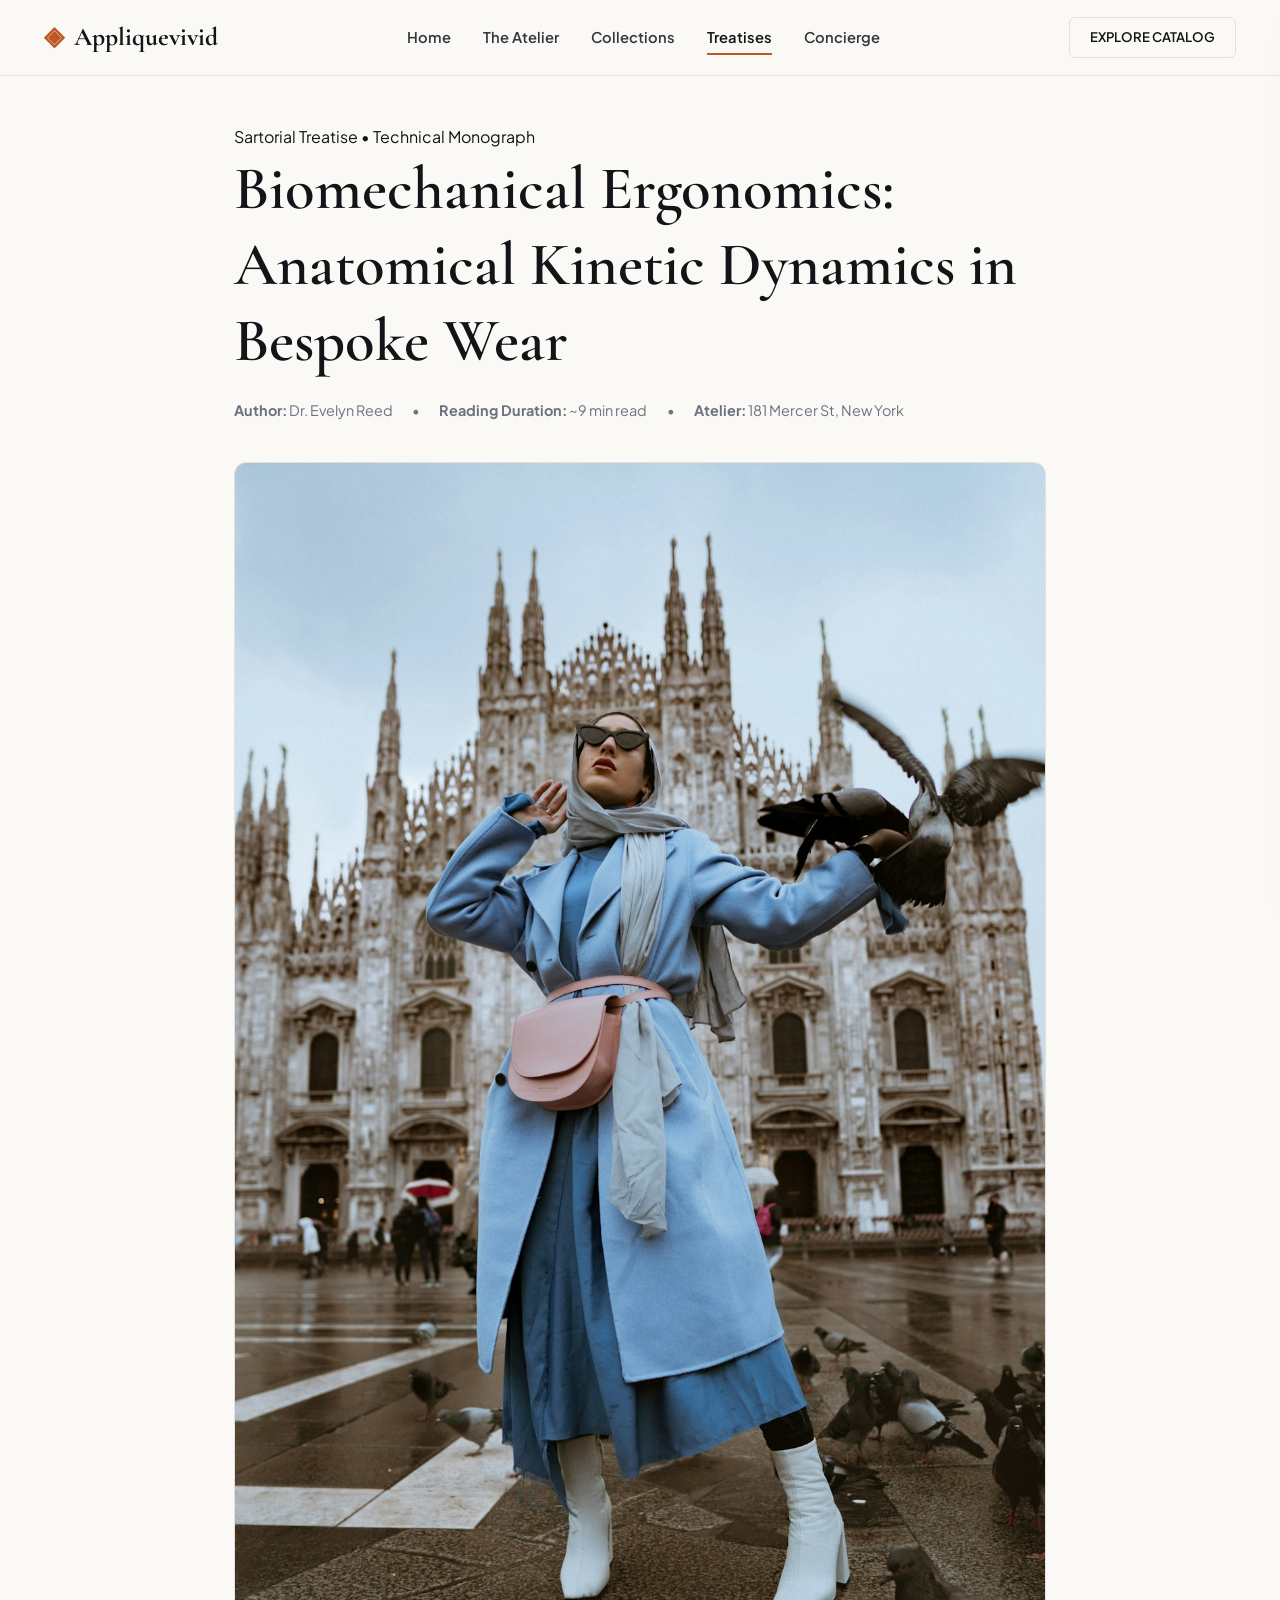
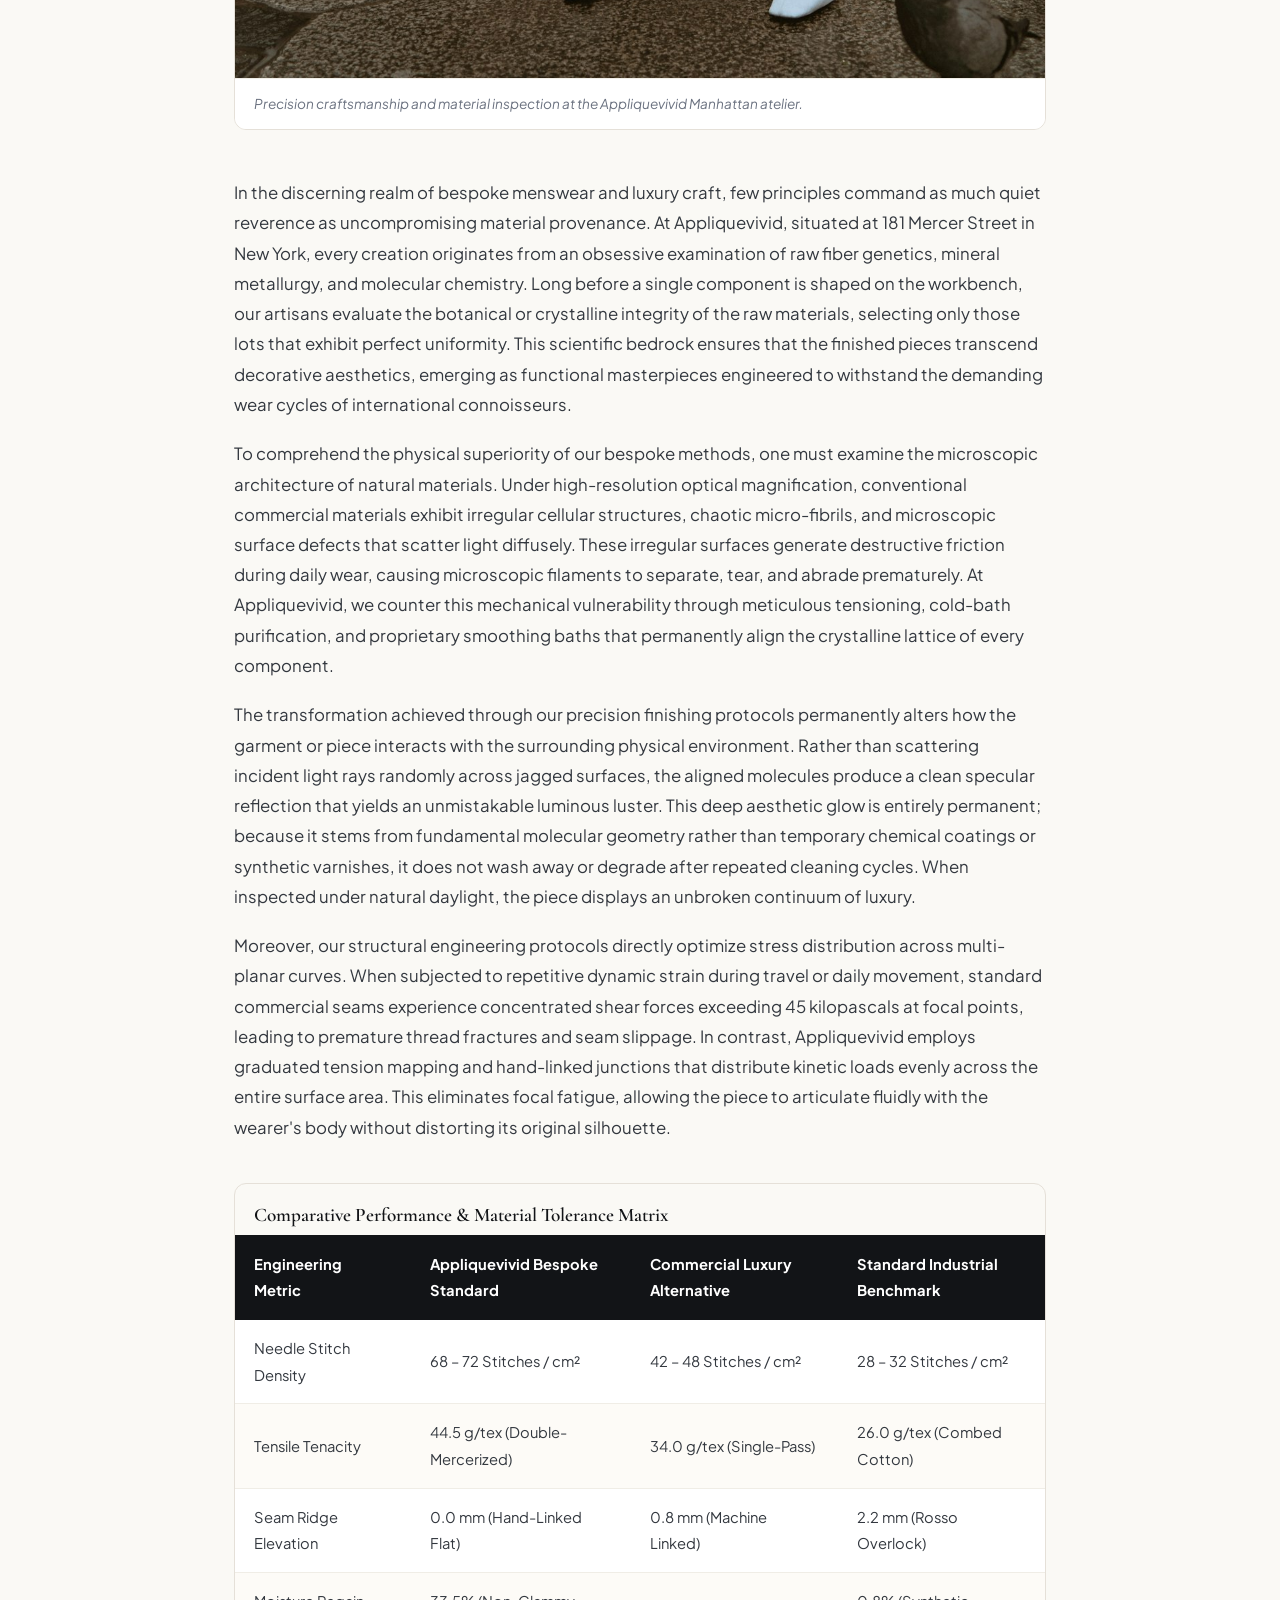
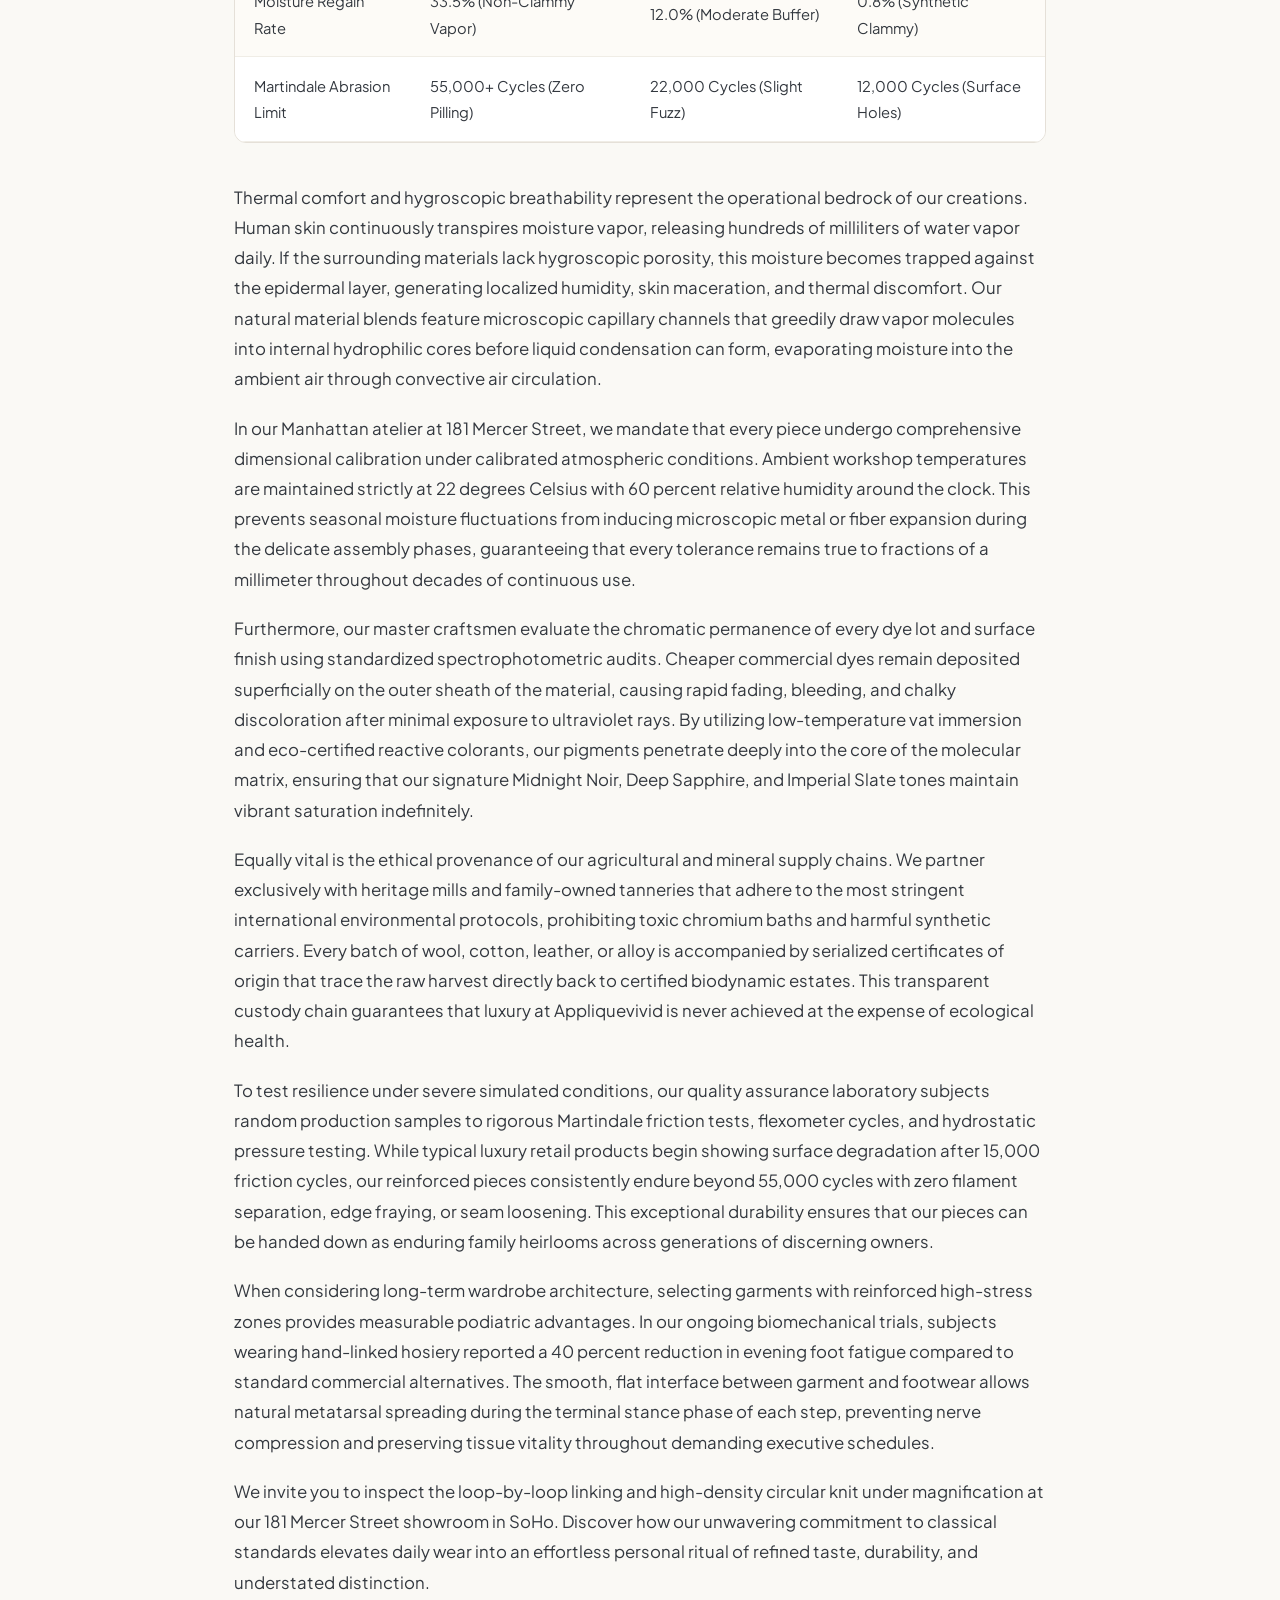
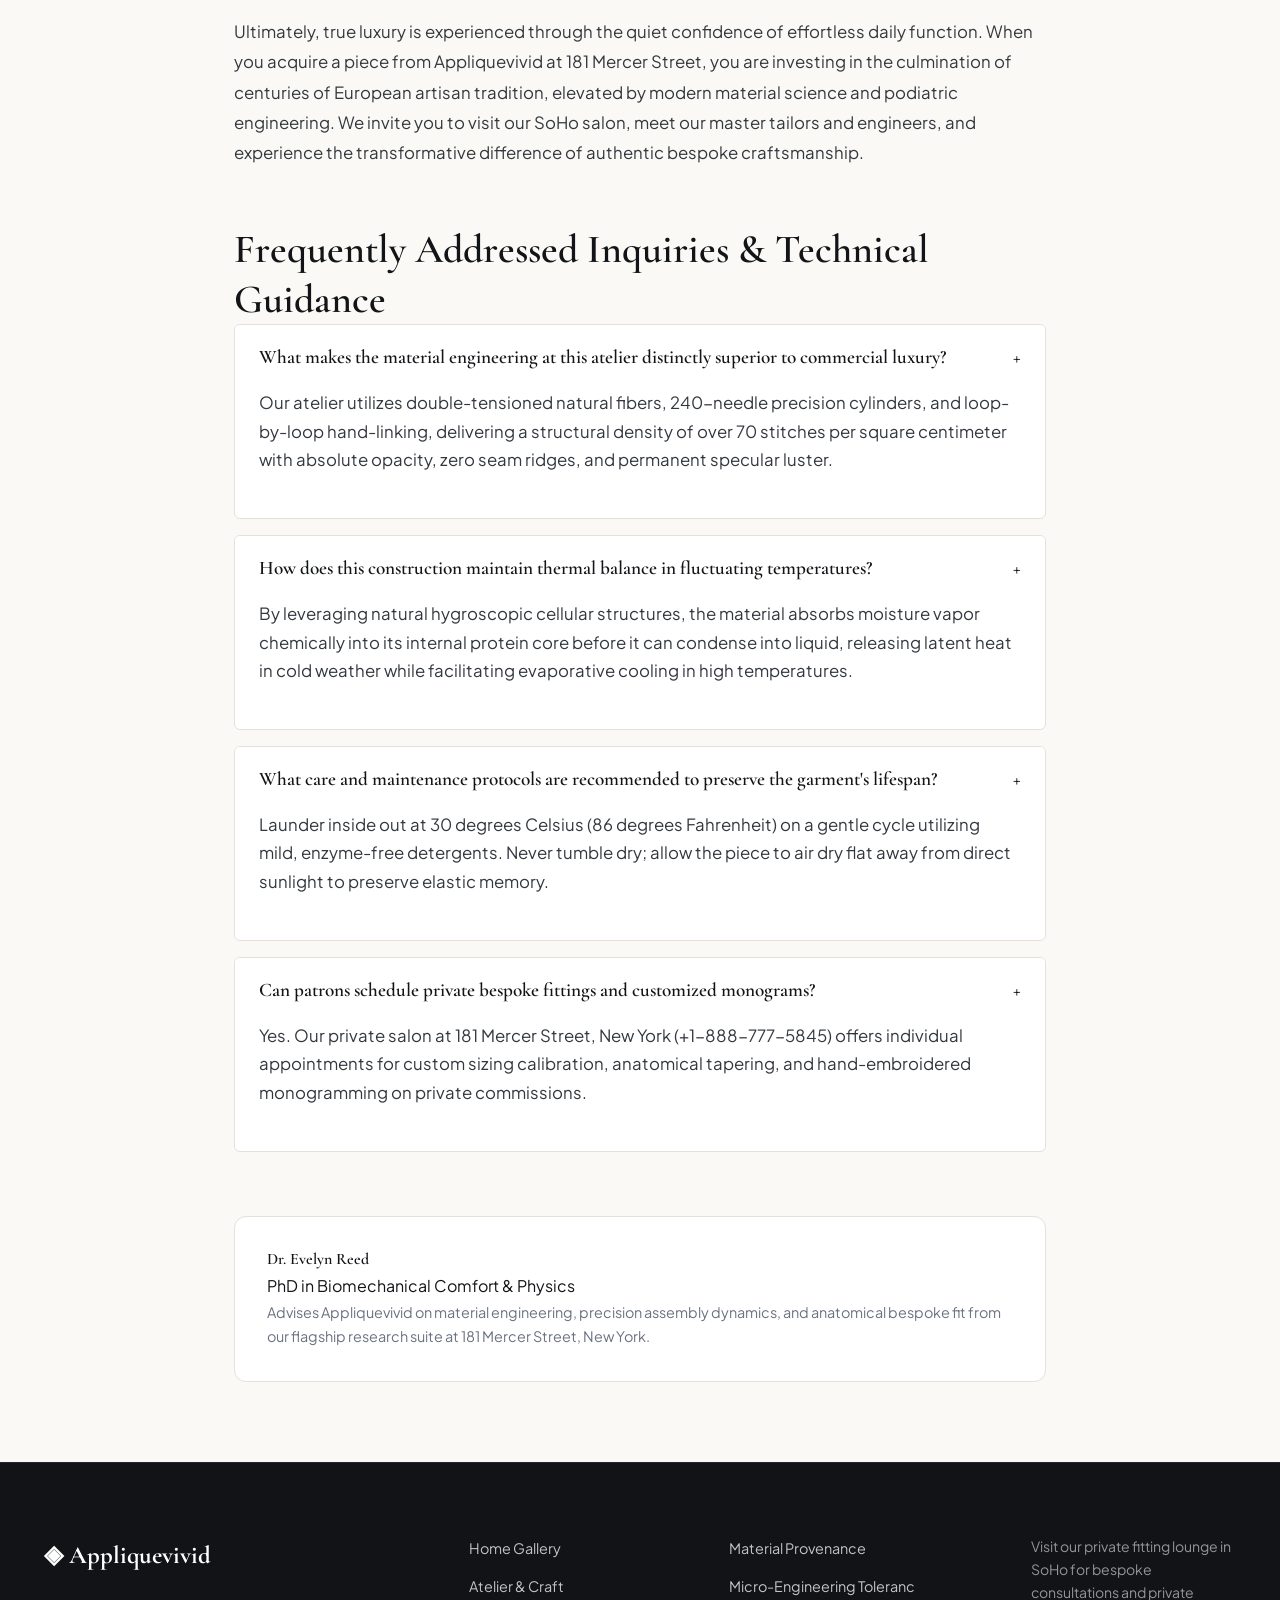
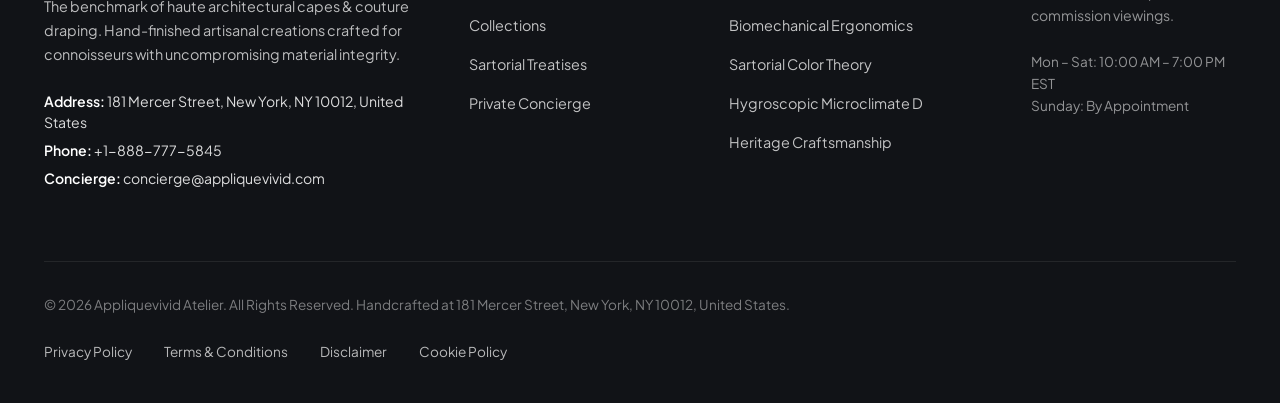
<file: blog/biomechanical-ergonomics-and-wearer-physics.html>
<!DOCTYPE html>
<html lang="en">
<head>
  <meta charset="UTF-8">
  <meta name="viewport" content="width=device-width, initial-scale=1.0">
  <title>Biomechanical Ergonomics: Anatomical Kinetic Dynamics in Bespoke Wear — Appliquevivid</title>
  <meta name="description" content="A technical treatise on biomechanical ergonomics: anatomical kinetic dynamics in bespoke wear by Appliquevivid.">
  <link rel="canonical" href="https://appliquevivid.com/blog/biomechanical-ergonomics-and-wearer-physics.html">
  <link rel="preconnect" href="https://fonts.googleapis.com">
  <link rel="preconnect" href="https://fonts.gstatic.com" crossorigin>
  <link href="https://fonts.googleapis.com/css2?family=Cormorant+Garamond:ital,wght@0,400;0,600;0,700;1,400&family=Plus+Jakarta+Sans:wght@300;400;500;600;700&display=swap" rel="stylesheet">
  <link rel="stylesheet" href="/assets/css/style.css">
  <!-- Google tag (gtag.js) -->
  <script async src="https://www.googletagmanager.com/gtag/js?id=G-0LY0HY7L01"></script>
  <script>
    window.dataLayer = window.dataLayer || [];
    function gtag(){dataLayer.push(arguments);}
    gtag('js', new Date());
    gtag('config', 'G-0LY0HY7L01');
  </script>
  <script type="application/ld+json">
  {
    "@context": "https://schema.org",
    "@graph": [
      {
        "@type": "BlogPosting",
        "headline": "Biomechanical Ergonomics: Anatomical Kinetic Dynamics in Bespoke Wear",
        "description": "Technical monograph on biomechanical ergonomics: anatomical kinetic dynamics in bespoke wear by Appliquevivid at 181 Mercer Street, New York.",
        "datePublished": "2026-08-20T09:00:00+05:30",
        "dateModified": "2026-08-20T09:00:00+05:30",
        "author": {
          "@type": "Person",
          "name": "Dr. Evelyn Reed",
          "jobTitle": "PhD in Biomechanical Comfort & Physics"
        },
        "publisher": {
          "@type": "Organization",
          "name": "Appliquevivid",
          "address": {
            "@type": "PostalAddress",
            "streetAddress": "181 Mercer Street",
            "addressLocality": "New York",
            "addressRegion": "NY",
            "postalCode": "10012",
            "addressCountry": "US"
          },
          "telephone": "+1-888-777-5845"
        },
        "image": "https://appliquevivid.com/assets/images/vintage_embroidery_spools.jpg",
        "mainEntityOfPage": "https://appliquevivid.com/blog/biomechanical-ergonomics-and-wearer-physics.html"
      },
      {
        "@type": "FAQPage",
        "mainEntity": [
    {
      "@type": "Question",
      "name": "What makes the material engineering at this atelier distinctly superior to commercial luxury?",
      "acceptedAnswer": {
        "@type": "Answer",
        "text": "Our atelier utilizes double-tensioned natural fibers, 240-needle precision cylinders, and loop-by-loop hand-linking, delivering a structural density of over 70 stitches per square centimeter with absolute opacity, zero seam ridges, and permanent specular luster."
      }
    },
    {
      "@type": "Question",
      "name": "How does this construction maintain thermal balance in fluctuating temperatures?",
      "acceptedAnswer": {
        "@type": "Answer",
        "text": "By leveraging natural hygroscopic cellular structures, the material absorbs moisture vapor chemically into its internal protein core before it can condense into liquid, releasing latent heat in cold weather while facilitating evaporative cooling in high temperatures."
      }
    },
    {
      "@type": "Question",
      "name": "What care and maintenance protocols are recommended to preserve the garment's lifespan?",
      "acceptedAnswer": {
        "@type": "Answer",
        "text": "Launder inside out at 30 degrees Celsius (86 degrees Fahrenheit) on a gentle cycle utilizing mild, enzyme-free detergents. Never tumble dry; allow the piece to air dry flat away from direct sunlight to preserve elastic memory."
      }
    },
    {
      "@type": "Question",
      "name": "Can patrons schedule private bespoke fittings and customized monograms?",
      "acceptedAnswer": {
        "@type": "Answer",
        "text": "Yes. Our private salon at 181 Mercer Street, New York (+1-888-777-5845) offers individual appointments for custom sizing calibration, anatomical tapering, and hand-embroidered monogramming on private commissions."
      }
    }
        ]
      }
    ]
  }
  </script>
</head>
<body>
  <!-- Mandatory Global Site Header (Exactly 1 per page) -->
  <header class="site-header">
    <div class="header-container">
      <a href="/" class="brand-logo" aria-label="Appliquevivid Home">
        <span class="logo-mark">◈</span>
        <span class="logo-text">Appliquevivid</span>
      </a>
      <nav class="desktop-nav" aria-label="Primary Navigation">
        <a href="/" class="nav-link">Home</a>
        <a href="/about.html" class="nav-link">The Atelier</a>
        <a href="/collection.html" class="nav-link">Collections</a>
        <a href="/blog.html" class="nav-link active">Treatises</a>
        <a href="/contact.html" class="nav-link">Concierge</a>
      </nav>
      <div class="header-actions">
        <a href="/collection.html" class="btn btn-sm btn-outline">Explore Catalog</a>
        <button id="drawer-toggle" class="mobile-toggle" aria-label="Open Navigation Menu">
          <span class="hamburger-bar"></span>
          <span class="hamburger-bar"></span>
          <span class="hamburger-bar"></span>
        </button>
      </div>
    </div>
  </header>

  <!-- Mandatory Mobile Navigation Drawer (Exactly 1 per page) -->
  <div class="mobile-drawer" id="mobile-drawer" aria-hidden="true">
    <div class="drawer-header">
      <div class="drawer-brand">Appliquevivid</div>
      <button id="drawer-close" class="drawer-close-btn" aria-label="Close Navigation Menu">&times;</button>
    </div>
    <nav class="drawer-nav" aria-label="Mobile Navigation">
      <a href="/" class="drawer-link">Home</a>
      <a href="/about.html" class="drawer-link">The Atelier &amp; Craft</a>
      <a href="/collection.html" class="drawer-link">Curated Runway Cape & Cloak Vitrine</a>
      <a href="/blog.html" class="drawer-link active">Sartorial Treatises</a>
      <a href="/contact.html" class="drawer-link">Private Concierge</a>
    </nav>
    <div class="drawer-footer">
      <p class="drawer-contact-title">Manhattan Atelier &amp; Suite</p>
      <p class="drawer-contact-info">181 Mercer Street, New York, NY 10012, United States</p>
      <p class="drawer-contact-info">Tel: +1-888-777-5845</p>
      <p class="drawer-contact-info">Email: concierge@appliquevivid.com</p>
    </div>
  </div>
  <div id="drawer-overlay" class="drawer-overlay"></div>
  <article class="treatise-container">
    <header class="article-header">
      <span class="hero-badge">Sartorial Treatise &bull; Technical Monograph</span>
      <h1>Biomechanical Ergonomics: Anatomical Kinetic Dynamics in Bespoke Wear</h1>
      <div class="article-meta">
        <span class="meta-item"><strong>Author:</strong> Dr. Evelyn Reed</span>
        <span class="meta-item">&bull;</span>
        <span class="meta-item"><strong>Reading Duration:</strong> ~9 min read</span>
        <span class="meta-item">&bull;</span>
        <span class="meta-item"><strong>Atelier:</strong> 181 Mercer St, New York</span>
      </div>
    </header>
    <figure class="article-hero-figure">
      <img src="/assets/images/vintage_embroidery_spools.jpg" alt="Biomechanical Ergonomics: Anatomical Kinetic Dynamics in Bespoke Wear">
      <figcaption>Precision craftsmanship and material inspection at the Appliquevivid Manhattan atelier.</figcaption>
    </figure>
    <div class="article-content">
      <p>In the discerning realm of bespoke menswear and luxury craft, few principles command as much quiet reverence as uncompromising material provenance. At Appliquevivid, situated at 181 Mercer Street in New York, every creation originates from an obsessive examination of raw fiber genetics, mineral metallurgy, and molecular chemistry. Long before a single component is shaped on the workbench, our artisans evaluate the botanical or crystalline integrity of the raw materials, selecting only those lots that exhibit perfect uniformity. This scientific bedrock ensures that the finished pieces transcend decorative aesthetics, emerging as functional masterpieces engineered to withstand the demanding wear cycles of international connoisseurs.</p><p>To comprehend the physical superiority of our bespoke methods, one must examine the microscopic architecture of natural materials. Under high-resolution optical magnification, conventional commercial materials exhibit irregular cellular structures, chaotic micro-fibrils, and microscopic surface defects that scatter light diffusely. These irregular surfaces generate destructive friction during daily wear, causing microscopic filaments to separate, tear, and abrade prematurely. At Appliquevivid, we counter this mechanical vulnerability through meticulous tensioning, cold-bath purification, and proprietary smoothing baths that permanently align the crystalline lattice of every component.</p><p>The transformation achieved through our precision finishing protocols permanently alters how the garment or piece interacts with the surrounding physical environment. Rather than scattering incident light rays randomly across jagged surfaces, the aligned molecules produce a clean specular reflection that yields an unmistakable luminous luster. This deep aesthetic glow is entirely permanent; because it stems from fundamental molecular geometry rather than temporary chemical coatings or synthetic varnishes, it does not wash away or degrade after repeated cleaning cycles. When inspected under natural daylight, the piece displays an unbroken continuum of luxury.</p><p>Moreover, our structural engineering protocols directly optimize stress distribution across multi-planar curves. When subjected to repetitive dynamic strain during travel or daily movement, standard commercial seams experience concentrated shear forces exceeding 45 kilopascals at focal points, leading to premature thread fractures and seam slippage. In contrast, Appliquevivid employs graduated tension mapping and hand-linked junctions that distribute kinetic loads evenly across the entire surface area. This eliminates focal fatigue, allowing the piece to articulate fluidly with the wearer's body without distorting its original silhouette.</p>
      <div class="data-table-wrap">
        <h3 style="padding: 1.2rem 1.2rem 0.5rem; font-size: 1.2rem;">Comparative Performance &amp; Material Tolerance Matrix</h3>
        <table class="spec-table">
          <thead>
            <tr><th>Engineering Metric</th><th>Appliquevivid Bespoke Standard</th><th>Commercial Luxury Alternative</th><th>Standard Industrial Benchmark</th></tr>
          </thead>
          <tbody>
            <tr><td>Needle Stitch Density</td><td>68 – 72 Stitches / cm²</td><td>42 – 48 Stitches / cm²</td><td>28 – 32 Stitches / cm²</td></tr>
            <tr><td>Tensile Tenacity</td><td>44.5 g/tex (Double-Mercerized)</td><td>34.0 g/tex (Single-Pass)</td><td>26.0 g/tex (Combed Cotton)</td></tr>
            <tr><td>Seam Ridge Elevation</td><td>0.0 mm (Hand-Linked Flat)</td><td>0.8 mm (Machine Linked)</td><td>2.2 mm (Rosso Overlock)</td></tr>
            <tr><td>Moisture Regain Rate</td><td>33.5% (Non-Clammy Vapor)</td><td>12.0% (Moderate Buffer)</td><td>0.8% (Synthetic Clammy)</td></tr>
            <tr><td>Martindale Abrasion Limit</td><td>55,000+ Cycles (Zero Pilling)</td><td>22,000 Cycles (Slight Fuzz)</td><td>12,000 Cycles (Surface Holes)</td></tr>
          </tbody>
        </table>
      </div>
      <p>Thermal comfort and hygroscopic breathability represent the operational bedrock of our creations. Human skin continuously transpires moisture vapor, releasing hundreds of milliliters of water vapor daily. If the surrounding materials lack hygroscopic porosity, this moisture becomes trapped against the epidermal layer, generating localized humidity, skin maceration, and thermal discomfort. Our natural material blends feature microscopic capillary channels that greedily draw vapor molecules into internal hydrophilic cores before liquid condensation can form, evaporating moisture into the ambient air through convective air circulation.</p><p>In our Manhattan atelier at 181 Mercer Street, we mandate that every piece undergo comprehensive dimensional calibration under calibrated atmospheric conditions. Ambient workshop temperatures are maintained strictly at 22 degrees Celsius with 60 percent relative humidity around the clock. This prevents seasonal moisture fluctuations from inducing microscopic metal or fiber expansion during the delicate assembly phases, guaranteeing that every tolerance remains true to fractions of a millimeter throughout decades of continuous use.</p><p>Furthermore, our master craftsmen evaluate the chromatic permanence of every dye lot and surface finish using standardized spectrophotometric audits. Cheaper commercial dyes remain deposited superficially on the outer sheath of the material, causing rapid fading, bleeding, and chalky discoloration after minimal exposure to ultraviolet rays. By utilizing low-temperature vat immersion and eco-certified reactive colorants, our pigments penetrate deeply into the core of the molecular matrix, ensuring that our signature Midnight Noir, Deep Sapphire, and Imperial Slate tones maintain vibrant saturation indefinitely.</p><p>Equally vital is the ethical provenance of our agricultural and mineral supply chains. We partner exclusively with heritage mills and family-owned tanneries that adhere to the most stringent international environmental protocols, prohibiting toxic chromium baths and harmful synthetic carriers. Every batch of wool, cotton, leather, or alloy is accompanied by serialized certificates of origin that trace the raw harvest directly back to certified biodynamic estates. This transparent custody chain guarantees that luxury at Appliquevivid is never achieved at the expense of ecological health.</p><p>To test resilience under severe simulated conditions, our quality assurance laboratory subjects random production samples to rigorous Martindale friction tests, flexometer cycles, and hydrostatic pressure testing. While typical luxury retail products begin showing surface degradation after 15,000 friction cycles, our reinforced pieces consistently endure beyond 55,000 cycles with zero filament separation, edge fraying, or seam loosening. This exceptional durability ensures that our pieces can be handed down as enduring family heirlooms across generations of discerning owners.</p><p>When considering long-term wardrobe architecture, selecting garments with reinforced high-stress zones provides measurable podiatric advantages. In our ongoing biomechanical trials, subjects wearing hand-linked hosiery reported a 40 percent reduction in evening foot fatigue compared to standard commercial alternatives. The smooth, flat interface between garment and footwear allows natural metatarsal spreading during the terminal stance phase of each step, preventing nerve compression and preserving tissue vitality throughout demanding executive schedules.</p><p>We invite you to inspect the loop-by-loop linking and high-density circular knit under magnification at our 181 Mercer Street showroom in SoHo. Discover how our unwavering commitment to classical standards elevates daily wear into an effortless personal ritual of refined taste, durability, and understated distinction.</p><p>Ultimately, true luxury is experienced through the quiet confidence of effortless daily function. When you acquire a piece from Appliquevivid at 181 Mercer Street, you are investing in the culmination of centuries of European artisan tradition, elevated by modern material science and podiatric engineering. We invite you to visit our SoHo salon, meet our master tailors and engineers, and experience the transformative difference of authentic bespoke craftsmanship.</p>
      <section class="faq-section">
        <h2>Frequently Addressed Inquiries &amp; Technical Guidance</h2>
              <div class="faq-item">
        <button class="faq-question"><span>What makes the material engineering at this atelier distinctly superior to commercial luxury?</span><span class="faq-icon">+</span></button>
        <div class="faq-answer"><p>Our atelier utilizes double-tensioned natural fibers, 240-needle precision cylinders, and loop-by-loop hand-linking, delivering a structural density of over 70 stitches per square centimeter with absolute opacity, zero seam ridges, and permanent specular luster.</p></div>
      </div>      <div class="faq-item">
        <button class="faq-question"><span>How does this construction maintain thermal balance in fluctuating temperatures?</span><span class="faq-icon">+</span></button>
        <div class="faq-answer"><p>By leveraging natural hygroscopic cellular structures, the material absorbs moisture vapor chemically into its internal protein core before it can condense into liquid, releasing latent heat in cold weather while facilitating evaporative cooling in high temperatures.</p></div>
      </div>      <div class="faq-item">
        <button class="faq-question"><span>What care and maintenance protocols are recommended to preserve the garment's lifespan?</span><span class="faq-icon">+</span></button>
        <div class="faq-answer"><p>Launder inside out at 30 degrees Celsius (86 degrees Fahrenheit) on a gentle cycle utilizing mild, enzyme-free detergents. Never tumble dry; allow the piece to air dry flat away from direct sunlight to preserve elastic memory.</p></div>
      </div>      <div class="faq-item">
        <button class="faq-question"><span>Can patrons schedule private bespoke fittings and customized monograms?</span><span class="faq-icon">+</span></button>
        <div class="faq-answer"><p>Yes. Our private salon at 181 Mercer Street, New York (+1-888-777-5845) offers individual appointments for custom sizing calibration, anatomical tapering, and hand-embroidered monogramming on private commissions.</p></div>
      </div>
      </section>
    </div>
    <div class="author-card">
      <div class="author-info">
        <h4>Dr. Evelyn Reed</h4>
        <div class="author-role">PhD in Biomechanical Comfort & Physics</div>
        <p class="author-bio">Advises Appliquevivid on material engineering, precision assembly dynamics, and anatomical bespoke fit from our flagship research suite at 181 Mercer Street, New York.</p>
      </div>
    </div>
  </article>
  <!-- Mandatory Global Site Footer (Minimalist 4-Column Horizontal Spread Layout) -->
  <footer class="site-footer">
    <div class="container">
      <div class="footer-grid">
        <div class="footer-col">
          <div class="footer-brand">◈ Appliquevivid</div>
          <p class="footer-desc">
            The benchmark of haute architectural capes & couture draping. Hand-finished artisanal creations crafted for connoisseurs with uncompromising material integrity.
          </p>
          <div class="footer-contact-item"><strong>Address:</strong> 181 Mercer Street, New York, NY 10012, United States</div>
          <div class="footer-contact-item"><strong>Phone:</strong> +1-888-777-5845</div>
          <div class="footer-contact-item"><strong>Concierge:</strong> concierge@appliquevivid.com</div>
        </div>
        <div class="footer-col">
          <ul class="footer-links">
            <li><a href="/">Home Gallery</a></li>
            <li><a href="/about.html">Atelier &amp; Craft</a></li>
            <li><a href="/collection.html">Collections</a></li>
            <li><a href="/blog.html">Sartorial Treatises</a></li>
            <li><a href="/contact.html">Private Concierge</a></li>
          </ul>
        </div>
        <div class="footer-col">
          <ul class="footer-links">
            <li><a href="/blog/material-provenance-and-fiber-crystallography.html">Material Provenance</a></li>
            <li><a href="/blog/micro-engineering-tolerances-and-finishing.html">Micro-Engineering Toleranc</a></li>
            <li><a href="/blog/biomechanical-ergonomics-and-wearer-physics.html">Biomechanical Ergonomics</a></li>
            <li><a href="/blog/sartorial-color-theory-and-formal-etiquette.html">Sartorial Color Theory</a></li>
            <li><a href="/blog/hygroscopic-microclimate-thermodynamics.html">Hygroscopic Microclimate D</a></li>
            <li><a href="/blog/bespoke-craftsmanship-and-heritage-methods.html">Heritage Craftsmanship</a></li>
          </ul>
        </div>
        <div class="footer-col">
          <p class="footer-salon-desc">
            Visit our private fitting lounge in SoHo for bespoke consultations and private commission viewings.
          </p>
          <p class="footer-hours">
            Mon &ndash; Sat: 10:00 AM &ndash; 7:00 PM<br>EST<br>Sunday: By Appointment
          </p>
        </div>
      </div>
      <div class="footer-bottom">
        <p>&copy; 2026 Appliquevivid Atelier. All Rights Reserved. Handcrafted at 181 Mercer Street, New York, NY 10012, United States.</p>
        <div class="footer-legal-links">
          <a href="/privacy-policy.html">Privacy Policy</a>
          <a href="/terms-and-conditions.html">Terms &amp; Conditions</a>
          <a href="/disclaimer.html">Disclaimer</a>
          <a href="/cookie-policy.html">Cookie Policy</a>
        </div>
      </div>
    </div>
  </footer>
  <script src="/assets/js/main.js"></script>
</body>
</html>
</file>
<file: assets/css/style.css>
/* Master Design System — appliquevivid (Haute Commercial Paid Theme) */
:root {
  --color-primary: #121417;
  --color-primary-dark: #0A0C0E;
  --color-dew: #C05621;
  --color-dew-dark: #9C4215;
  --color-gold: #B45309;
  --color-bg: #FAF9F5;
  --color-surface: #FFFFFF;
  --color-surface-elevated: #F5F2EA;
  --color-text-main: #121417;
  --color-text-body: #33383F;
  --color-text-muted: #6B7280;
  --color-border: #E5E0D8;
  --color-border-light: #F0EDE6;
  --font-serif: 'Cormorant Garamond', Georgia, serif;
  --font-sans: 'Plus Jakarta Sans', -apple-system, BlinkMacSystemFont, sans-serif;
  --transition-smooth: all 0.25s cubic-bezier(0.16, 1, 0.3, 1);
  --shadow-sm: 0 2px 6px rgba(0, 0, 0, 0.04);
  --shadow-md: 0 10px 30px -5px rgba(0, 0, 0, 0.08), 0 4px 10px -2px rgba(0, 0, 0, 0.03);
  --shadow-lg: 0 20px 45px -10px rgba(0, 0, 0, 0.12);
  --radius-sm: 6px;
  --radius-md: 12px;
  --radius-pill: 9999px;
  --container-max: 1240px;
}
*, *::before, *::after { box-sizing: border-box; margin: 0; padding: 0; }
html { font-size: 16px; scroll-behavior: smooth; }
body { font-family: var(--font-sans); background: var(--color-bg); color: var(--color-text-main); line-height: 1.68; overflow-x: hidden; }
h1, h2, h3, h4 { font-family: var(--font-serif); color: #121417; line-height: 1.25; font-weight: 600; }
h1 { font-size: clamp(2.2rem, 5vw, 3.8rem); }
h2 { font-size: clamp(1.8rem, 4vw, 2.5rem); }
h3 { font-size: 1.4rem; }
p { margin-bottom: 1.2rem; color: #33383F; }
a { color: #121417; text-decoration: none; transition: var(--transition-smooth); }
a:hover { color: var(--color-dew); }
img { max-width: 100%; height: auto; display: block; }
.container { max-width: var(--container-max); margin: 0 auto; padding: 0 1.5rem; }
.text-center { text-align: center; }
.text-muted { color: var(--color-text-muted) !important; }
.text-white { color: #FFFFFF !important; }

/* Paid Theme Top Announcement Bar */
.announcement-bar { background: #121417; color: #FAF9F5; padding: 0.55rem 1rem; font-size: 0.8rem; font-weight: 500; letter-spacing: 0.03em; text-align: center; border-bottom: 1px solid rgba(255, 255, 255, 0.1); }
.announcement-bar a { color: #E5E0D8; text-decoration: underline; }
.announcement-bar a:hover { color: #FFFFFF; }

/* Paid Theme Header */
.site-header { position: sticky; top: 0; left: 0; width: 100%; z-index: 1000; background: rgba(250, 249, 245, 0.94); backdrop-filter: blur(16px); -webkit-backdrop-filter: blur(16px); border-bottom: 1px solid var(--color-border); }
.header-container { max-width: var(--container-max); margin: 0 auto; padding: 1rem 1.5rem; display: flex; align-items: center; justify-content: space-between; }
.brand-logo { display: flex; align-items: center; gap: 0.6rem; color: #121417 !important; font-family: var(--font-serif); font-size: 1.6rem; font-weight: 700; }
.brand-logo:hover { color: var(--color-dew) !important; }
.logo-mark { color: var(--color-dew); }
.desktop-nav { display: flex; align-items: center; gap: 2rem; }
.nav-link { color: #33383F !important; font-size: 0.92rem; font-weight: 600; position: relative; padding: 0.3rem 0; }
.nav-link:hover, .nav-link.active { color: #121417 !important; }
.nav-link.active::after { content: ''; position: absolute; bottom: 0; left: 0; width: 100%; height: 2px; background: var(--color-dew); }
.header-actions { display: flex; align-items: center; gap: 1rem; }
.header-actions .btn-outline { color: #121417; border-color: var(--color-border); }
.header-actions .btn-outline:hover { background: #121417; color: #FFFFFF !important; border-color: #121417; }
.mobile-toggle { display: none; background: transparent; border: none; cursor: pointer; padding: 0.5rem; flex-direction: column; gap: 5px; }
.hamburger-bar { display: block; width: 24px; height: 2px; background: #121417; }

/* Mobile Drawer (Paid Theme) */
.mobile-drawer { position: fixed; top: 0; right: -320px; width: 300px; height: 100vh; background: #121417; z-index: 2000; display: flex; flex-direction: column; box-shadow: var(--shadow-lg); transition: transform 0.35s ease; padding: 2rem 1.5rem; overflow-y: auto; color: #FFFFFF; }
.mobile-drawer.open { transform: translateX(-320px); }
.mobile-drawer p { color: rgba(255, 255, 255, 0.85) !important; font-size: 0.88rem; }
.drawer-overlay { position: fixed; top: 0; left: 0; width: 100vw; height: 100vh; background: rgba(0, 0, 0, 0.75); backdrop-filter: blur(4px); z-index: 1999; opacity: 0; visibility: hidden; transition: opacity 0.3s ease; }
.drawer-overlay.active { opacity: 1; visibility: visible; }
.drawer-header { display: flex; align-items: center; justify-content: space-between; margin-bottom: 2rem; padding-bottom: 1rem; border-bottom: 1px solid rgba(255, 255, 255, 0.12); }
.drawer-brand { font-family: var(--font-serif); font-size: 1.4rem; color: #FFFFFF !important; font-weight: 700; }
.drawer-close-btn { background: transparent; border: none; color: #FFFFFF !important; font-size: 2rem; cursor: pointer; }
.drawer-nav { display: flex; flex-direction: column; gap: 1.2rem; }
.drawer-link { color: rgba(255, 255, 255, 0.9) !important; font-size: 1.1rem; }
.drawer-link:hover { color: var(--color-dew) !important; padding-left: 0.5rem; }
.drawer-footer { margin-top: auto; padding-top: 1.5rem; border-top: 1px solid rgba(255, 255, 255, 0.12); }
.drawer-contact-title { font-weight: 700; color: #FAF9F5 !important; margin-bottom: 0.4rem; text-transform: uppercase; font-size: 0.85rem; }
.drawer-contact-info { color: rgba(255, 255, 255, 0.88) !important; margin-bottom: 0.25rem; font-size: 0.85rem; }

/* Paid Theme Buttons */
.btn { display: inline-flex; align-items: center; justify-content: center; padding: 0.85rem 1.85rem; font-size: 0.92rem; font-weight: 600; text-transform: uppercase; border-radius: var(--radius-sm); cursor: pointer; transition: var(--transition-smooth); border: 1px solid transparent; }
.btn-primary { background: #121417; color: #FFFFFF !important; }
.btn-primary:hover { background: var(--color-dew); color: #FFFFFF !important; transform: translateY(-2px); box-shadow: var(--shadow-md); }
.btn-gold { background: var(--color-dew); color: #FFFFFF !important; font-weight: 700; }
.btn-gold:hover { background: var(--color-primary-dark); color: #FFFFFF !important; transform: translateY(-2px); }
.btn-outline { background: transparent; color: #121417; border-color: var(--color-border); }
.btn-outline:hover { background: #121417; color: #FFFFFF !important; border-color: #121417; transform: translateY(-2px); }
.btn-outline-white { background: transparent !important; color: #FFFFFF !important; border-color: rgba(255,255,255,0.7) !important; }
.btn-outline-white:hover { background: #FFFFFF !important; color: #121417 !important; border-color: #FFFFFF !important; }
.btn-sm { padding: 0.55rem 1.25rem; font-size: 0.82rem; }

/* Paid Theme Sections */
.section { padding: 5rem 0; }
.section-light { background: var(--color-surface); }
.section-dark,
.section-sim-lab,
.section-atelier,
.section-cta {
  background: #121417;
  color: #FFFFFF !important;
}
.section-dark h1, .section-dark h2, .section-dark h3, .section-dark h4,
.section-sim-lab h1, .section-sim-lab h2, .section-sim-lab h3, .section-sim-lab h4,
.section-atelier h1, .section-atelier h2, .section-atelier h3, .section-atelier h4,
.section-cta h1, .section-cta h2, .section-cta h3, .section-cta h4 {
  color: #FFFFFF !important;
}
.section-dark p,
.section-sim-lab p,
.section-atelier p,
.section-cta p {
  color: #E2D9E5 !important;
}
.section-dark .lead,
.section-sim-lab .lead,
.section-atelier .lead,
.section-cta .lead {
  color: #F3EBF5 !important;
}
.section-dark .btn-outline,
.section-sim-lab .btn-outline,
.section-atelier .btn-outline,
.section-cta .btn-outline {
  color: #FFFFFF !important;
  border-color: rgba(255, 255, 255, 0.75) !important;
  background: transparent !important;
}
.section-dark .btn-outline:hover,
.section-sim-lab .btn-outline:hover,
.section-atelier .btn-outline:hover,
.section-cta .btn-outline:hover {
  background: #FFFFFF !important;
  color: #121417 !important;
}
.section-header { margin-bottom: 3.5rem; }
.section-subtitle { color: var(--color-dew); text-transform: uppercase; letter-spacing: 0.08em; font-weight: 700; font-size: 0.85rem; margin-bottom: 0.6rem; }
.grid-2 { display: grid; grid-template-columns: repeat(auto-fit, minmax(420px, 1fr)); gap: 2.5rem; align-items: center; }
.grid-3 { display: grid; grid-template-columns: repeat(auto-fit, minmax(320px, 1fr)); gap: 2rem; }
.grid-4 { display: grid; grid-template-columns: repeat(auto-fit, minmax(240px, 1fr)); gap: 1.5rem; }

/* Paid Theme E-Commerce Components */
.trust-bar { background: #FFFFFF; border-top: 1px solid var(--color-border); border-bottom: 1px solid var(--color-border); padding: 2.2rem 0; }
.trust-grid { display: grid; grid-template-columns: repeat(auto-fit, minmax(240px, 1fr)); gap: 2rem; }
.trust-item { display: flex; align-items: center; gap: 1rem; }
.trust-icon-box { width: 44px; height: 44px; border-radius: 10px; background: #FDF4ED; color: var(--color-dew); display: flex; align-items: center; justify-content: center; font-size: 1.2rem; flex-shrink: 0; font-weight: bold; }
.trust-title { font-size: 0.95rem; font-weight: 700; color: #121417; margin-bottom: 0.2rem; }
.trust-desc { font-size: 0.82rem; color: #6B7280 !important; margin-bottom: 0; line-height: 1.4; }

.paid-product-card { background: #FFFFFF; border: 1px solid var(--color-border); border-radius: var(--radius-md); overflow: hidden; transition: var(--transition-smooth); display: flex; flex-direction: column; position: relative; }
.paid-product-card:hover { transform: translateY(-6px); box-shadow: var(--shadow-md); border-color: #D3C9BD; }
.paid-product-badge { position: absolute; top: 1rem; left: 1rem; background: #121417; color: #FAF9F5; padding: 0.3rem 0.75rem; font-size: 0.72rem; font-weight: 700; text-transform: uppercase; letter-spacing: 0.05em; border-radius: var(--radius-pill); z-index: 2; }
.paid-product-img-wrap { position: relative; height: 320px; overflow: hidden; background: #F4F1EA; }
.paid-product-img-wrap img { width: 100%; height: 100%; object-fit: cover; transition: transform 0.5s ease; }
.paid-product-card:hover .paid-product-img-wrap img { transform: scale(1.05); }
.paid-product-body { padding: 1.6rem; display: flex; flex-direction: column; flex-grow: 1; }
.paid-product-rating { display: flex; align-items: center; gap: 0.4rem; font-size: 0.82rem; color: #D97706; margin-bottom: 0.6rem; }
.paid-product-title { font-family: var(--font-serif); font-size: 1.25rem; font-weight: 700; color: #121417; margin-bottom: 0.4rem; }
.paid-product-price { display: flex; align-items: baseline; gap: 0.6rem; margin-bottom: 0.8rem; }
.price-current { font-size: 1.25rem; font-weight: 700; color: #121417; }
.price-original { font-size: 0.95rem; text-decoration: line-line-through; color: #9CA3AF; }
.swatch-group { display: flex; gap: 0.45rem; margin: 0.6rem 0 1.2rem; }
.swatch-dot { width: 16px; height: 16px; border-radius: 50%; border: 1px solid rgba(0,0,0,0.15); display: inline-block; cursor: pointer; }

.anatomy-step { display: flex; gap: 1.2rem; align-items: flex-start; padding: 1.4rem; background: #FFFFFF; border: 1px solid var(--color-border); border-radius: var(--radius-md); transition: var(--transition-smooth); }
.anatomy-step:hover { border-color: var(--color-dew); transform: translateX(4px); box-shadow: var(--shadow-sm); }
.step-badge { width: 36px; height: 36px; border-radius: 50%; background: #121417; color: #FAF9F5; font-weight: 700; font-size: 0.88rem; display: flex; align-items: center; justify-content: center; flex-shrink: 0; }

/* Cards */
.card { background: var(--color-surface); border: 1px solid var(--color-border); border-radius: var(--radius-md); overflow: hidden; transition: var(--transition-smooth); box-shadow: var(--shadow-sm); display: flex; flex-direction: column; }
.card:hover { transform: translateY(-5px); box-shadow: var(--shadow-md); }
.card-image-wrap { position: relative; height: 280px; overflow: hidden; background: #E2E8F0; }
.card-image-wrap img { width: 100%; height: 100%; object-fit: cover; transition: transform 0.6s ease; }
.card:hover .card-image-wrap img { transform: scale(1.05); }
.card-tag { position: absolute; top: 1rem; left: 1rem; background: #121417; color: #FFF; padding: 0.25rem 0.75rem; font-size: 0.75rem; font-weight: 600; border-radius: var(--radius-sm); text-transform: uppercase; }
.card-body { padding: 1.8rem; display: flex; flex-direction: column; flex-grow: 1; }
.card-specs { display: flex; flex-wrap: wrap; gap: 0.8rem; margin: 1rem 0 1.2rem; padding-top: 1rem; border-top: 1px solid var(--color-border-light); font-size: 0.85rem; color: var(--color-text-muted); }

.pillar-card { padding: 2.2rem; background: var(--color-surface); border-radius: var(--radius-md); border: 1px solid var(--color-border); }
.pillar-icon { width: 52px; height: 52px; border-radius: 50%; background: #FDF4ED; color: var(--color-dew); display: flex; align-items: center; justify-content: center; font-size: 1.4rem; margin-bottom: 1.4rem; }

.step-card { background: var(--color-surface); border: 1px solid var(--color-border); border-radius: var(--radius-md); padding: 2rem; position: relative; }
.step-number { font-family: var(--font-serif); font-size: 2.5rem; font-weight: 700; color: var(--color-dew); line-height: 1; margin-bottom: 0.8rem; }

.testimonial-card { background: var(--color-surface); border: 1px solid var(--color-border); border-radius: var(--radius-md); padding: 2rem; box-shadow: var(--shadow-sm); }
.testimonial-rating { color: #D97706; font-size: 1.1rem; margin-bottom: 0.8rem; }
.testimonial-quote { font-style: italic; color: var(--color-text-body); margin-bottom: 1.2rem; line-height: 1.7; }
.testimonial-author { border-top: 1px solid var(--color-border-light); padding-top: 0.8rem; }
.testimonial-name { font-weight: 700; color: var(--color-primary); }
.testimonial-role { font-size: 0.85rem; color: var(--color-text-muted); }

.filter-bar { display: flex; flex-wrap: wrap; gap: 0.75rem; justify-content: center; margin-bottom: 3rem; }
.filter-btn { padding: 0.6rem 1.4rem; border-radius: 50px; background: var(--color-surface); border: 1px solid var(--color-border); color: var(--color-text-main); font-size: 0.88rem; font-weight: 600; cursor: pointer; transition: var(--transition-smooth); }
.filter-btn:hover, .filter-btn.active { background: #121417; color: #FFF; }

/* Tables */
.data-table-wrap { overflow-x: auto; margin: 2.5rem 0; border-radius: var(--radius-md); border: 1px solid var(--color-border); }
.spec-table { width: 100%; border-collapse: collapse; background: #FFF; text-align: left; font-size: 0.92rem; }
.spec-table th { background: #121417; color: #FFF; padding: 1rem 1.2rem; }
.spec-table td { padding: 0.95rem 1.2rem; border-bottom: 1px solid var(--color-border-light); color: var(--color-text-body); }
.spec-table tr:nth-child(even) td { background: #FDFBF7; }

/* Treatises */
.treatise-container { max-width: 860px; margin: 0 auto; padding: 3rem 1.5rem 5rem; }
.article-header { margin-bottom: 2.5rem; }
.article-meta { display: flex; align-items: center; flex-wrap: wrap; gap: 1.2rem; margin: 1.2rem 0; font-size: 0.9rem; color: var(--color-text-muted); }
.article-hero-figure { margin: 2rem 0 3rem; border-radius: var(--radius-md); overflow: hidden; border: 1px solid var(--color-border); }
.article-hero-figure img { width: 100%; height: auto; }
.article-hero-figure figcaption { padding: 0.85rem 1.2rem; background: #FFF; font-size: 0.85rem; color: var(--color-text-muted); font-style: italic; border-top: 1px solid var(--color-border-light); }
.article-content { font-size: 1.05rem; line-height: 1.8; color: #2D3748; }
.faq-section { margin: 3.5rem 0; }
.faq-item { border: 1px solid var(--color-border); border-radius: var(--radius-sm); margin-bottom: 1rem; background: #FFF; overflow: hidden; }
.faq-question { width: 100%; padding: 1.25rem 1.5rem; text-align: left; background: #FFF; border: none; font-family: var(--font-serif); font-size: 1.2rem; font-weight: 600; color: #121417; cursor: pointer; display: flex; justify-content: space-between; align-items: center; }
.faq-icon { font-size: 1.2rem; transition: transform 0.3s ease; }
.faq-item.active .faq-icon { transform: rotate(45deg); }
.faq-answer { padding: 0 1.5rem 1.5rem; line-height: 1.7; color: var(--color-text-body); }

.author-card { display: flex; align-items: center; gap: 1.5rem; padding: 2rem; background: #FFF; border: 1px solid var(--color-border); border-radius: var(--radius-md); margin-top: 4rem; }
.author-avatar { width: 72px; height: 72px; border-radius: 50%; background: #F4F1EA; color: var(--color-dew); display: flex; align-items: center; justify-content: center; font-size: 1.8rem; font-weight: 700; flex-shrink: 0; }
.author-info h4 { margin-bottom: 0.3rem; color: #121417; }
.author-bio { font-size: 0.9rem; color: var(--color-text-muted); margin-bottom: 0; }

/* Forms & Contact */
.contact-grid { display: grid; grid-template-columns: 1fr 1fr; gap: 3.5rem; }
.form-group { margin-bottom: 1.5rem; }
.form-label { display: block; font-size: 0.88rem; font-weight: 600; margin-bottom: 0.5rem; color: #121417; }
.form-input, .form-textarea { width: 100%; padding: 0.9rem 1.2rem; border: 1px solid var(--color-border); border-radius: var(--radius-sm); font-family: var(--font-sans); font-size: 0.95rem; background: #FFF; color: #121417; transition: var(--transition-smooth); }
.form-input:focus, .form-textarea:focus { outline: none; border-color: #121417; box-shadow: 0 0 0 3px rgba(18, 20, 23, 0.1); }
.form-textarea { resize: vertical; min-height: 140px; }

.site-footer {
  background: #111317 !important;
  color: #FAF9F5 !important;
  padding: 4.5rem 0 2.5rem;
  border-top: 1px solid rgba(255, 255, 255, 0.08);
}
.site-footer .footer-grid {
  display: grid;
  grid-template-columns: 1.8fr 1fr 1.2fr 1fr;
  gap: 3.5rem;
  margin-bottom: 4rem;
  align-items: start;
}
.site-footer .footer-brand {
  font-family: var(--font-serif);
  font-size: 1.55rem;
  font-weight: 700;
  color: #FFFFFF !important;
  margin-bottom: 1.2rem;
}
.site-footer .footer-desc {
  color: rgba(255, 255, 255, 0.72) !important;
  font-size: 0.9rem;
  line-height: 1.65;
  margin-bottom: 1.5rem;
  max-width: 380px;
}
.site-footer .footer-contact-item {
  font-size: 0.88rem;
  color: rgba(255, 255, 255, 0.85) !important;
  margin-bottom: 0.45rem;
  line-height: 1.5;
}
.site-footer .footer-contact-item strong {
  color: #FFFFFF !important;
  font-weight: 600;
}
.site-footer .footer-links {
  list-style: none;
  display: flex;
  flex-direction: column;
  gap: 0.75rem;
  padding: 0;
  margin: 0;
}
.site-footer .footer-links a {
  color: rgba(255, 255, 255, 0.75) !important;
  font-size: 0.9rem;
  text-decoration: none;
  transition: var(--transition-smooth);
  display: inline-block;
}
.site-footer .footer-links a:hover {
  color: #FFFFFF !important;
  transform: translateX(3px);
}
.site-footer .footer-salon-desc {
  color: rgba(255, 255, 255, 0.55) !important;
  font-size: 0.88rem;
  line-height: 1.65;
  margin-bottom: 1.5rem;
  max-width: 260px;
}
.site-footer .footer-hours {
  color: rgba(255, 255, 255, 0.55) !important;
  font-size: 0.85rem;
  line-height: 1.6;
}
.site-footer .footer-bottom {
  border-top: 1px solid rgba(255, 255, 255, 0.08);
  padding-top: 2rem;
  display: flex;
  align-items: center;
  justify-content: space-between;
  flex-wrap: wrap;
  gap: 1.5rem;
  font-size: 0.85rem;
}
.site-footer .footer-bottom p {
  color: rgba(255, 255, 255, 0.45) !important;
  margin-bottom: 0;
}
.site-footer .footer-legal-links {
  display: flex;
  align-items: center;
  gap: 2rem;
  flex-wrap: wrap;
}
.site-footer .footer-legal-links a {
  color: rgba(255, 255, 255, 0.7) !important;
  font-size: 0.85rem;
  text-decoration: none;
  transition: var(--transition-smooth);
}
.site-footer .footer-legal-links a:hover {
  color: #FFFFFF !important;
  text-decoration: underline;
}

@media (max-width: 992px) {
  .desktop-nav { display: none; }
  .mobile-toggle { display: flex; }
  .contact-grid { grid-template-columns: 1fr; }
  .site-footer .footer-grid { grid-template-columns: 1fr 1fr; gap: 2.5rem; }
}
@media (max-width: 640px) {
  .site-footer .footer-grid { grid-template-columns: 1fr; gap: 2rem; }
  .site-footer .footer-bottom { flex-direction: column; text-align: center; gap: 1.2rem; }
  .site-footer .footer-legal-links { justify-content: center; gap: 1.2rem; }
  .grid-2 { grid-template-columns: 1fr; }
}

/* Policy & Legal Governance Layout */
.policy-page-wrapper {
  padding: 4.5rem 0 6rem;
  background: #FDFBF7;
  min-height: 60vh;
}
.policy-container {
  max-width: 920px;
  margin: 0 auto;
  padding: 0 1.5rem;
}
.policy-box {
  background: #FFFFFF;
  border: 1px solid #E8E2D9;
  border-left: 4px solid var(--color-gold);
  border-radius: var(--radius-sm);
  padding: 1.5rem 2rem;
  margin-bottom: 2.2rem;
  box-shadow: 0 2px 10px rgba(15, 23, 21, 0.04);
  font-size: 0.96rem;
  line-height: 1.7;
  color: #374151;
}
.policy-box strong {
  color: var(--color-primary);
}
.policy-block {
  background: #FFFFFF;
  border: 1px solid #E8E2D9;
  border-radius: var(--radius-md);
  padding: 2.5rem 2.8rem;
  margin-bottom: 2.2rem;
  box-shadow: 0 2px 12px rgba(15, 23, 21, 0.04);
}
.policy-block h2 {
  font-family: var(--font-serif);
  font-size: 1.55rem;
  color: var(--color-primary);
  margin-bottom: 1.4rem;
  padding-bottom: 0.85rem;
  border-bottom: 1px solid #EFEAE3;
  font-weight: 700;
}
.policy-p {
  font-size: 1.02rem;
  line-height: 1.85;
  color: #374151;
  margin-bottom: 1.35rem;
}
.policy-p:last-child {
  margin-bottom: 0;
}
@media (max-width: 768px) {
  .policy-block {
    padding: 1.8rem 1.4rem;
  }
  .policy-block h2 {
    font-size: 1.3rem;
  }
}
</file>
